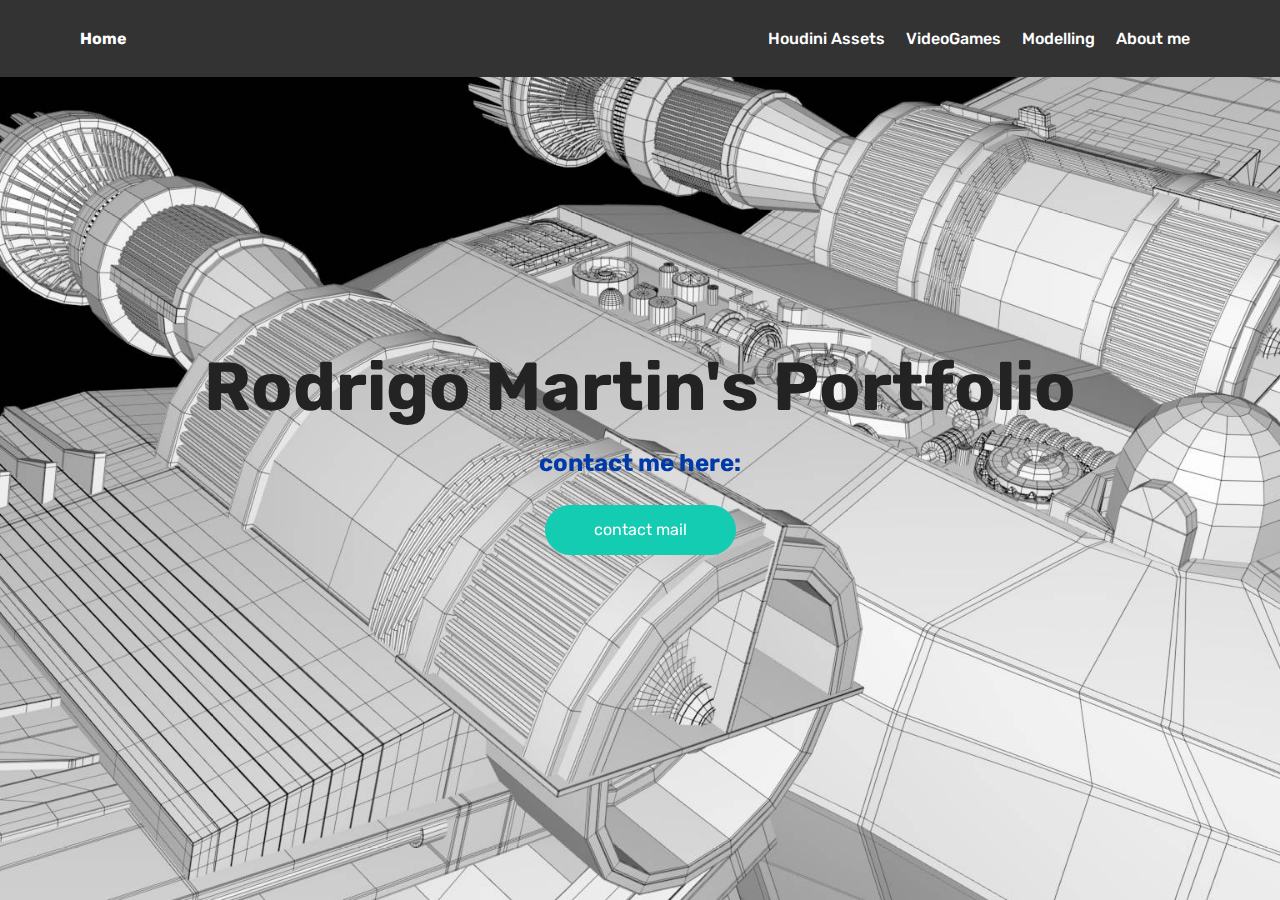
<file: index.html>
<!DOCTYPE html>
<html  >
<head>
  <!-- Site made with Mobirise Website Builder v4.12.4, https://mobirise.com -->
  <meta charset="UTF-8">
  <meta http-equiv="X-UA-Compatible" content="IE=edge">
  <meta name="generator" content="Mobirise v4.12.4, mobirise.com">
  <meta name="viewport" content="width=device-width, initial-scale=1, minimum-scale=1">
  <link rel="shortcut icon" href="assets/images/48090831-128x128.png" type="image/x-icon">
  <meta name="description" content="">
  
  
  <title>Home</title>
  <link rel="stylesheet" href="assets/web/assets/mobirise-icons/mobirise-icons.css">
  <link rel="stylesheet" href="assets/bootstrap/css/bootstrap.min.css">
  <link rel="stylesheet" href="assets/bootstrap/css/bootstrap-grid.min.css">
  <link rel="stylesheet" href="assets/bootstrap/css/bootstrap-reboot.min.css">
  <link rel="stylesheet" href="assets/tether/tether.min.css">
  <link rel="stylesheet" href="assets/dropdown/css/style.css">
  <link rel="stylesheet" href="assets/theme/css/style.css">
  <link rel="preload" as="style" href="assets/mobirise/css/mbr-additional.css"><link rel="stylesheet" href="assets/mobirise/css/mbr-additional.css" type="text/css">
  
  
  
</head>
<body>
  <section class="menu cid-rrvsVDdT51" once="menu" id="menu1-d">

    

    <nav class="navbar navbar-expand beta-menu navbar-dropdown align-items-center navbar-fixed-top navbar-toggleable-sm">
        <button class="navbar-toggler navbar-toggler-right" type="button" data-toggle="collapse" data-target="#navbarSupportedContent" aria-controls="navbarSupportedContent" aria-expanded="false" aria-label="Toggle navigation">
            <div class="hamburger">
                <span></span>
                <span></span>
                <span></span>
                <span></span>
            </div>
        </button>
        <div class="menu-logo">
            <div class="navbar-brand">
                
                <span class="navbar-caption-wrap"><a class="navbar-caption text-white display-4" href="index.html">
                        Home</a></span>
            </div>
        </div>
        <div class="collapse navbar-collapse" id="navbarSupportedContent">
            <ul class="navbar-nav nav-dropdown nav-right" data-app-modern-menu="true"><li class="nav-item"><a class="nav-link link text-white display-4" href="page5.html">Houdini Assets</a></li><li class="nav-item"><a class="nav-link link text-white display-4" href="videogames.html">VideoGames</a></li><li class="nav-item">
                    <a class="nav-link link text-white display-4" href="galeria.html">Modelling</a>
                </li>
                <li class="nav-item">
                    <a class="nav-link link text-white display-4" href="aboutme.html">
                        About me</a>
                </li></ul>
            
        </div>
    </nav>
</section>

<section class="engine"><a href="https://mobirise.info/i">website creation software</a></section><section class="header8 cid-rrv4Y8uq9q mbr-fullscreen mbr-parallax-background" id="header8-0">

    

    

    <div class="container align-center">
        <div class="row justify-content-md-center">
            <div class="mbr-white col-md-10">
                <h1 class="mbr-section-title align-center py-2 mbr-bold mbr-fonts-style display-1">
                        Rodrigo Martin's Portfolio</h1>
                <p class="mbr-text align-center py-2 mbr-fonts-style display-5"><strong>contact me here:</strong></p>
                
                
                <div class="mbr-section-btn text-center"><a class="btn btn-md btn-primary display-4" href="mailto:rodrigomartin3d@gmail.com">contact mail<br></a></div>
            </div>
        </div>
    </div>
    
</section>


  <script src="assets/web/assets/jquery/jquery.min.js"></script>
  <script src="assets/popper/popper.min.js"></script>
  <script src="assets/bootstrap/js/bootstrap.min.js"></script>
  <script src="assets/tether/tether.min.js"></script>
  <script src="assets/playervimeo/vimeo_player.js"></script>
  <script src="assets/parallax/jarallax.min.js"></script>
  <script src="assets/dropdown/js/nav-dropdown.js"></script>
  <script src="assets/dropdown/js/navbar-dropdown.js"></script>
  <script src="assets/touchswipe/jquery.touch-swipe.min.js"></script>
  <script src="assets/smoothscroll/smooth-scroll.js"></script>
  <script src="assets/theme/js/script.js"></script>
  
  
</body>
</html>
</file>
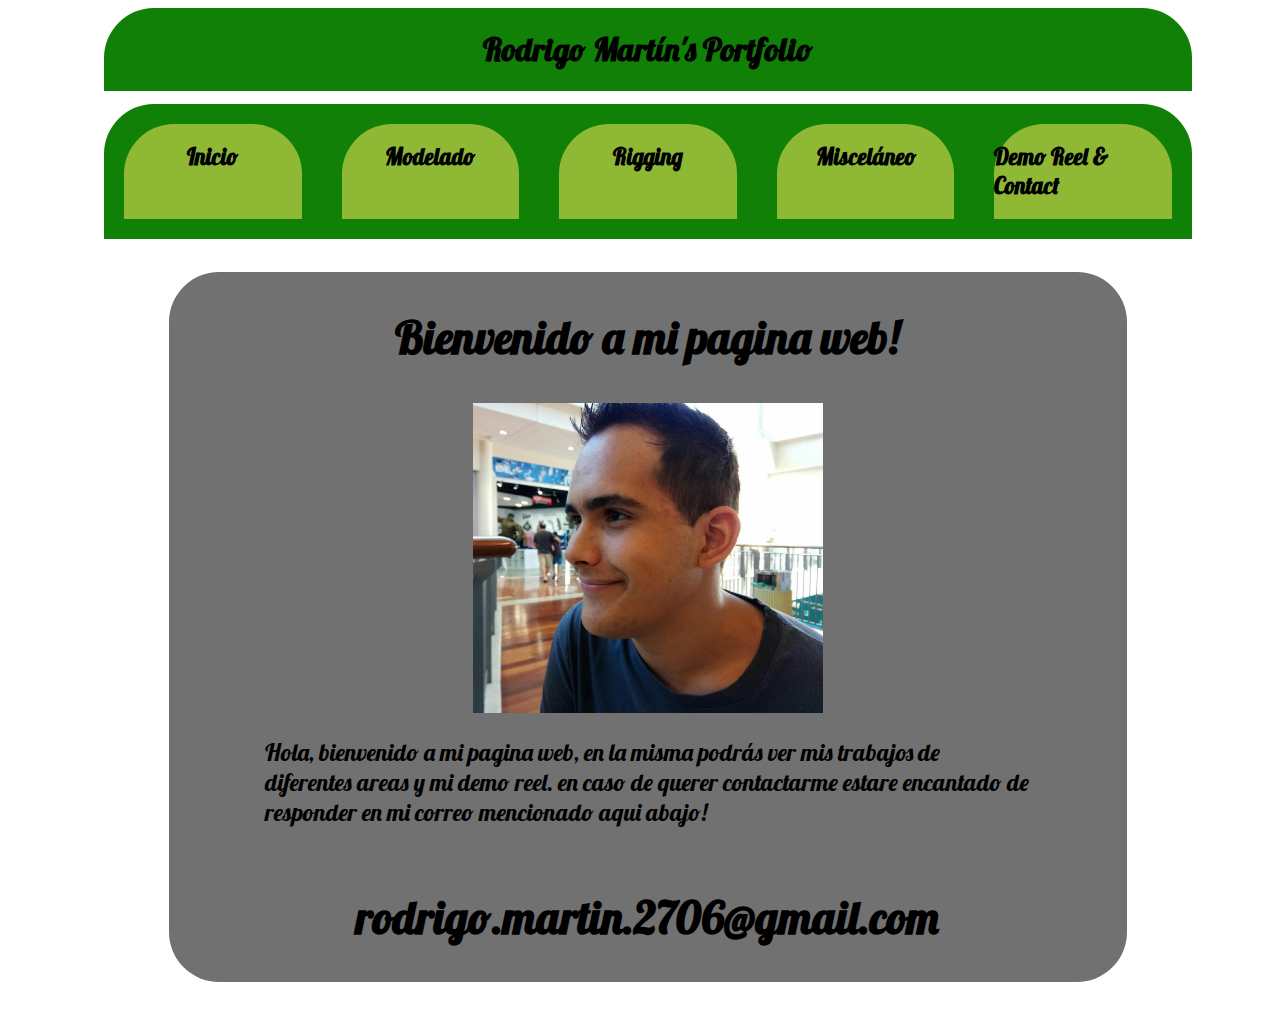
<file: MyPortFolio/index.html>
<!DOCTYPE html>
<html lang="es">
  <head>
    <link href="https://fonts.googleapis.com/css?family=Lobster" rel="stylesheet">
<title>Rodrigo Martín</title>
<meta charset="UTF-8">
<link rel="stylesheet" type="text/css" href="portfolio.css">
  </head>




<body>

  <header>

    <h1>Rodrigo Martín's Portfolio</h1>

  </header>



  <nav>

        <a class="navigator" id="inicio" style="color: black; text-decoration: none;" href="index.html">
          <div  >
            <h2>Inicio</h2>
        </div>
</a>

<a class="navigator" id="modelado" style="color: black; text-decoration: none;" href="modelado.html">
        <div >
            <h2>Modelado</h2>
        </div>
</a>

<a class="navigator" id="rigging" style="color: black; text-decoration: none;" href="rigging.html">
        <div >
            <h2>Rigging</h2>
        </div>
</a>

<a  class="navigator" id="miscelaneo" style="color: black; text-decoration: none;" href="miscelaneo.html">
        <div>
            <h2>Misceláneo</h2>
        </div>
</a>

<a  class="navigator" id="demoreel" style="color: black; text-decoration: none;" href="demoreel.html">
        <div>
            <h2>Demo Reel & Contact</h2>
        </div>
</a>

  </nav>



  <div id="posts">

      <article id="principal">
<section>

          <h2 class="tituloprincipal">Bienvenido a mi pagina web!</h2>

            <img  alt="globos" src="images/myface.jpg" width="350">


<p class="parrafotrabajo">Hola, bienvenido a mi pagina web, en la misma podrás ver mis trabajos de diferentes areas y mi demo reel. en caso de querer contactarme estare encantado de responder en mi correo mencionado aqui abajo!</p>

<h2 class="tituloprincipal">rodrigo.martin.2706@gmail.com</h2>
</section>
      </article>







  </div>

</body>



</html>
</file>
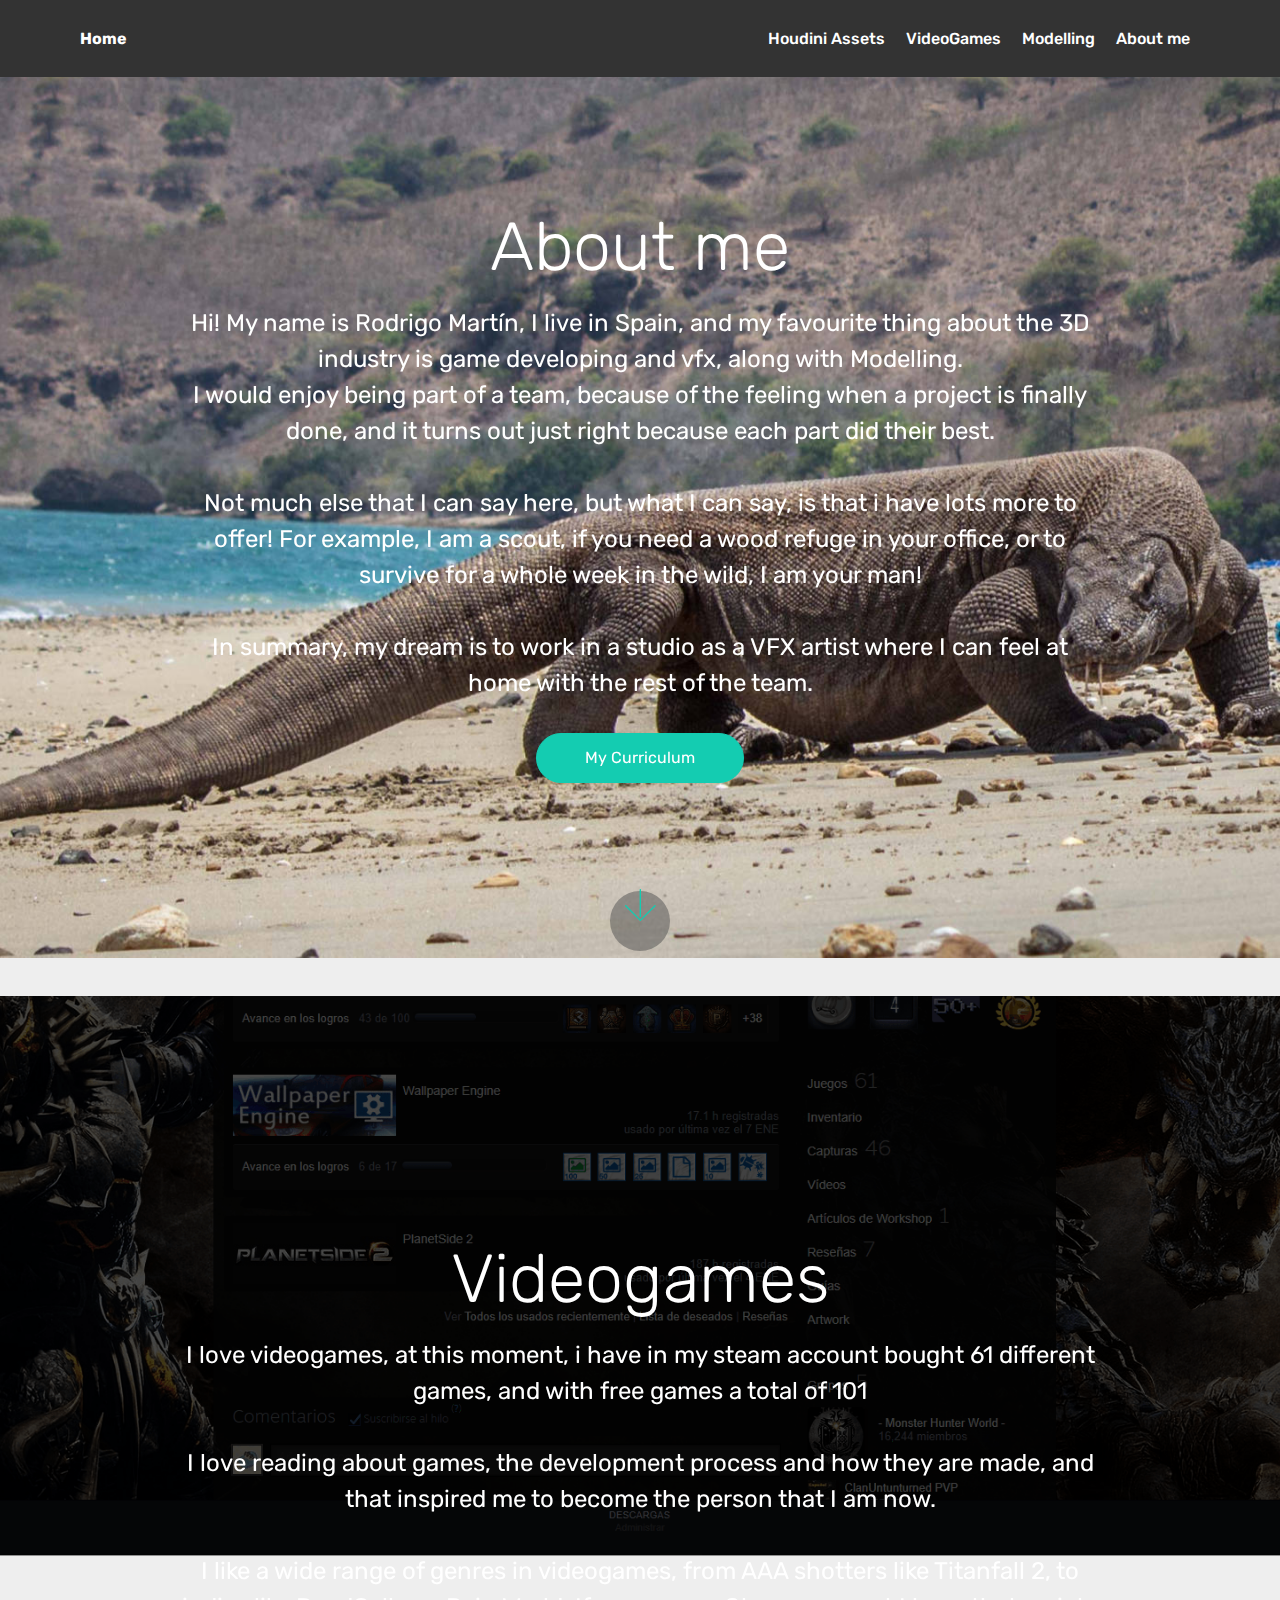
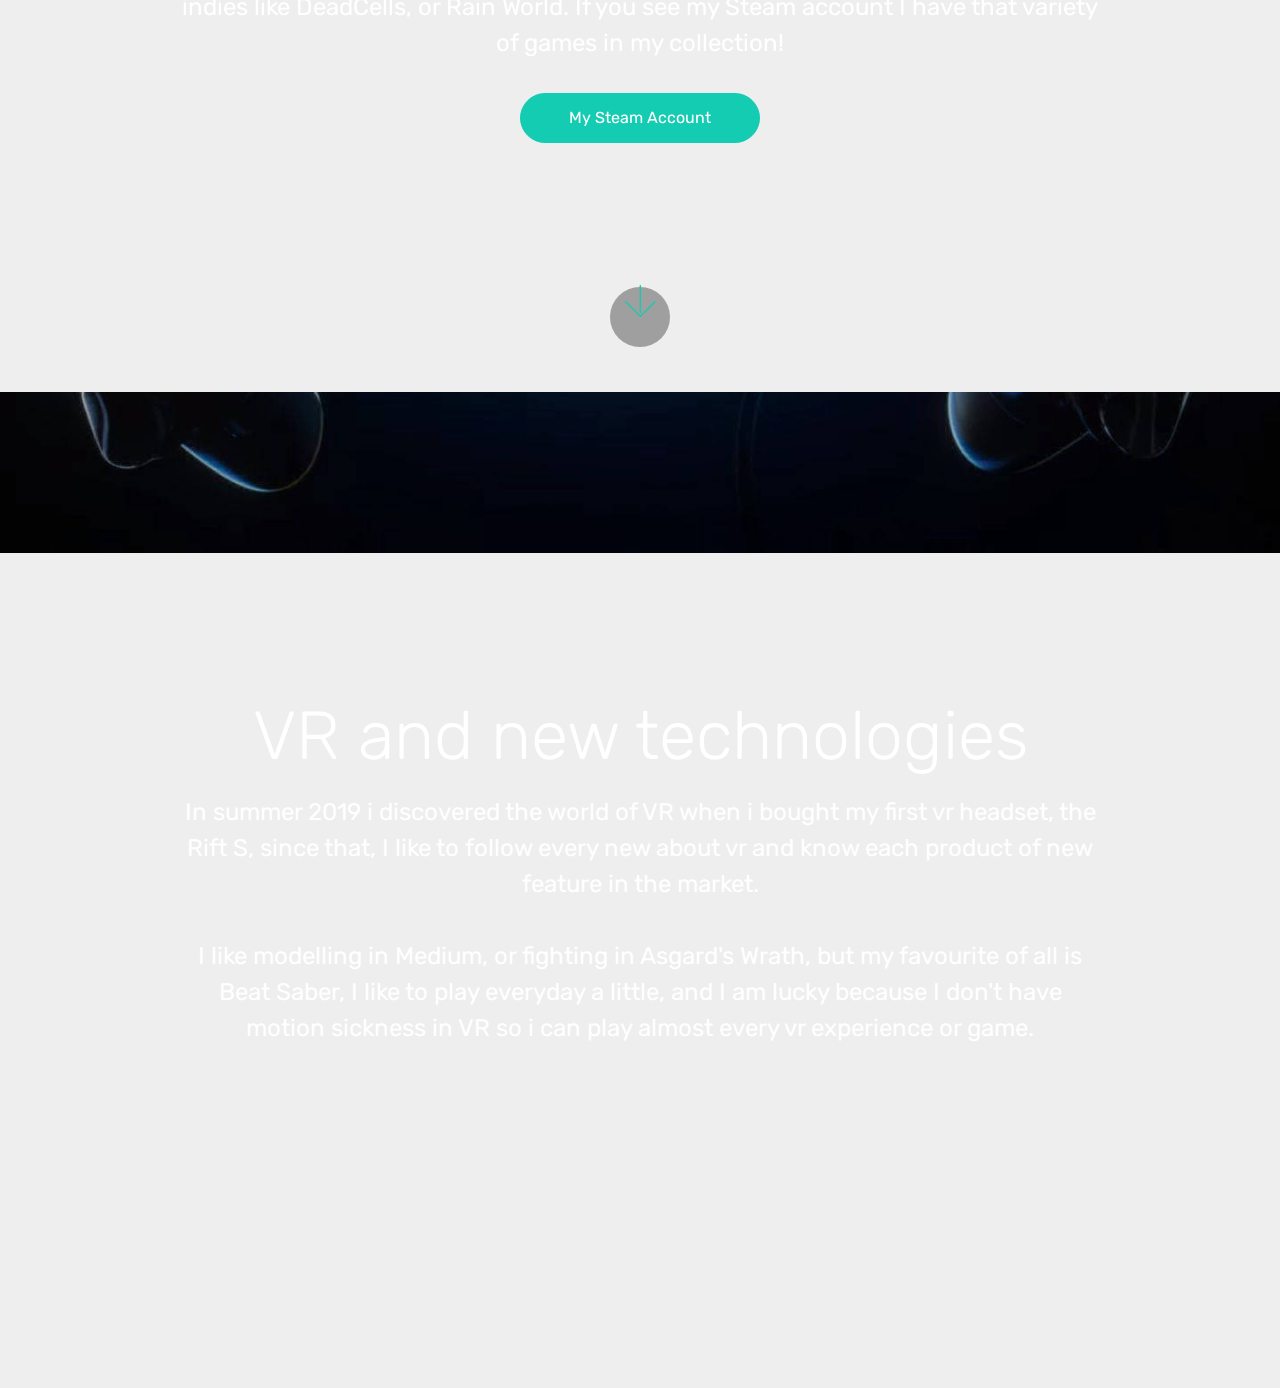
<file: aboutme.html>
<!DOCTYPE html>
<html  >
<head>
  <!-- Site made with Mobirise Website Builder v4.12.4, https://mobirise.com -->
  <meta charset="UTF-8">
  <meta http-equiv="X-UA-Compatible" content="IE=edge">
  <meta name="generator" content="Mobirise v4.12.4, mobirise.com">
  <meta name="viewport" content="width=device-width, initial-scale=1, minimum-scale=1">
  <link rel="shortcut icon" href="assets/images/48090831-128x128.png" type="image/x-icon">
  <meta name="description" content="about me and info">
  
  
  <title>AboutMe</title>
  <link rel="stylesheet" href="assets/web/assets/mobirise-icons/mobirise-icons.css">
  <link rel="stylesheet" href="assets/bootstrap/css/bootstrap.min.css">
  <link rel="stylesheet" href="assets/bootstrap/css/bootstrap-grid.min.css">
  <link rel="stylesheet" href="assets/bootstrap/css/bootstrap-reboot.min.css">
  <link rel="stylesheet" href="assets/tether/tether.min.css">
  <link rel="stylesheet" href="assets/dropdown/css/style.css">
  <link rel="stylesheet" href="assets/theme/css/style.css">
  <link rel="preload" as="style" href="assets/mobirise/css/mbr-additional.css"><link rel="stylesheet" href="assets/mobirise/css/mbr-additional.css" type="text/css">
  
  
  
</head>
<body>
  <section class="menu cid-rrvtF4TC7V" once="menu" id="menu1-f">

    

    <nav class="navbar navbar-expand beta-menu navbar-dropdown align-items-center navbar-fixed-top navbar-toggleable-sm">
        <button class="navbar-toggler navbar-toggler-right" type="button" data-toggle="collapse" data-target="#navbarSupportedContent" aria-controls="navbarSupportedContent" aria-expanded="false" aria-label="Toggle navigation">
            <div class="hamburger">
                <span></span>
                <span></span>
                <span></span>
                <span></span>
            </div>
        </button>
        <div class="menu-logo">
            <div class="navbar-brand">
                
                <span class="navbar-caption-wrap"><a class="navbar-caption text-white display-4" href="index.html">
                        Home</a></span>
            </div>
        </div>
        <div class="collapse navbar-collapse" id="navbarSupportedContent">
            <ul class="navbar-nav nav-dropdown nav-right" data-app-modern-menu="true"><li class="nav-item"><a class="nav-link link text-white display-4" href="page5.html">Houdini Assets</a></li><li class="nav-item"><a class="nav-link link text-white display-4" href="videogames.html">VideoGames</a></li><li class="nav-item">
                    <a class="nav-link link text-white display-4" href="galeria.html">Modelling</a>
                </li>
                <li class="nav-item">
                    <a class="nav-link link text-white display-4" href="aboutme.html">
                        About me</a>
                </li></ul>
            
        </div>
    </nav>
</section>

<section class="engine"><a href="https://mobirise.info/x">css templates</a></section><section class="header5 cid-rrvtOjL1b0 mbr-fullscreen mbr-parallax-background" id="header5-h">

    

    <div class="mbr-overlay" style="opacity: 0.7; background-color: rgb(35, 35, 35);">
    </div>
    <div class="container">
        <div class="row justify-content-center">
            <div class="mbr-white col-md-10">
                <h1 class="mbr-section-title align-center pb-3 mbr-fonts-style display-1">
                    About me</h1>
                <p class="mbr-text align-center display-5 pb-3 mbr-fonts-style">Hi! My name is Rodrigo Martín, I live in Spain, and my favourite thing about the 3D industry is game developing and vfx, along with Modelling.<br>I would enjoy  being part of a team, because of  the feeling when a project is finally done, and it turns out just right because each part did their best.
<br>
<br>Not much else that I can say here, but what I can say, is  that i have lots more to offer! For example, I am a scout, if you need a wood refuge in your office, or to survive for a whole week in the wild, I am your man!
<br>
<br>In summary, my dream is to work in a studio as a VFX artist where I can feel at home with the rest of the team.<br></p>
                <div class="mbr-section-btn align-center"><a class="btn btn-md btn-primary display-4" href="assets/files/CV-Europass-20191208-MartínMarín-ES.pdf" target="_blank">My Curriculum</a></div>
            </div>
        </div>
    </div>

    <div class="mbr-arrow hidden-sm-down" aria-hidden="true">
        <a href="#next">
            <i class="mbri-down mbr-iconfont"></i>
        </a>
    </div>
</section>

<section class="header5 cid-rOSl9Ic9lL mbr-fullscreen mbr-parallax-background" id="header5-1p">

    

    <div class="mbr-overlay" style="opacity: 0.7; background-color: rgb(35, 35, 35);">
    </div>
    <div class="container">
        <div class="row justify-content-center">
            <div class="mbr-white col-md-10">
                <h1 class="mbr-section-title align-center pb-3 mbr-fonts-style display-1">Videogames</h1>
                <p class="mbr-text align-center display-5 pb-3 mbr-fonts-style">I love videogames, at this moment, i have in my steam account bought 61 different games, and with free games a total of 101<br><br>I love reading about games, the development process and how they are made, and that inspired me to become the person that I am now.<br><br>I like a wide range of genres in videogames, from AAA shotters like Titanfall 2, to indies like DeadCells, or Rain World. If you see my Steam account&nbsp;I have that variety of games in my collection!<br></p>
                <div class="mbr-section-btn align-center"><a class="btn btn-md btn-primary display-4" href="https://steamcommunity.com/id/rodroelmelon" target="_blank">My Steam Account</a></div>
            </div>
        </div>
    </div>

    <div class="mbr-arrow hidden-sm-down" aria-hidden="true">
        <a href="#next">
            <i class="mbri-down mbr-iconfont"></i>
        </a>
    </div>
</section>

<section class="header5 cid-rOSsVD2cKk mbr-fullscreen mbr-parallax-background" id="header5-1q">

    

    <div class="mbr-overlay" style="opacity: 0.7; background-color: rgb(35, 35, 35);">
    </div>
    <div class="container">
        <div class="row justify-content-center">
            <div class="mbr-white col-md-10">
                <h1 class="mbr-section-title align-center pb-3 mbr-fonts-style display-1">
                    VR and new technologies</h1>
                <p class="mbr-text align-center display-5 pb-3 mbr-fonts-style">In summer 2019 i discovered the world of VR when i bought my first vr headset, the Rift S, since that, I like to follow every new about vr and know each product of new feature in the market.<br><br>I like modelling in Medium, or fighting in Asgard's Wrath, but my favourite of all is Beat Saber, I like to play everyday a little, and I am lucky because I don't have motion sickness in VR so i can play almost every vr experience or game.<br></p>
                
            </div>
        </div>
    </div>

    
</section>


  <script src="assets/web/assets/jquery/jquery.min.js"></script>
  <script src="assets/popper/popper.min.js"></script>
  <script src="assets/bootstrap/js/bootstrap.min.js"></script>
  <script src="assets/tether/tether.min.js"></script>
  <script src="assets/smoothscroll/smooth-scroll.js"></script>
  <script src="assets/dropdown/js/nav-dropdown.js"></script>
  <script src="assets/dropdown/js/navbar-dropdown.js"></script>
  <script src="assets/touchswipe/jquery.touch-swipe.min.js"></script>
  <script src="assets/parallax/jarallax.min.js"></script>
  <script src="assets/theme/js/script.js"></script>
  
  
</body>
</html>
</file>
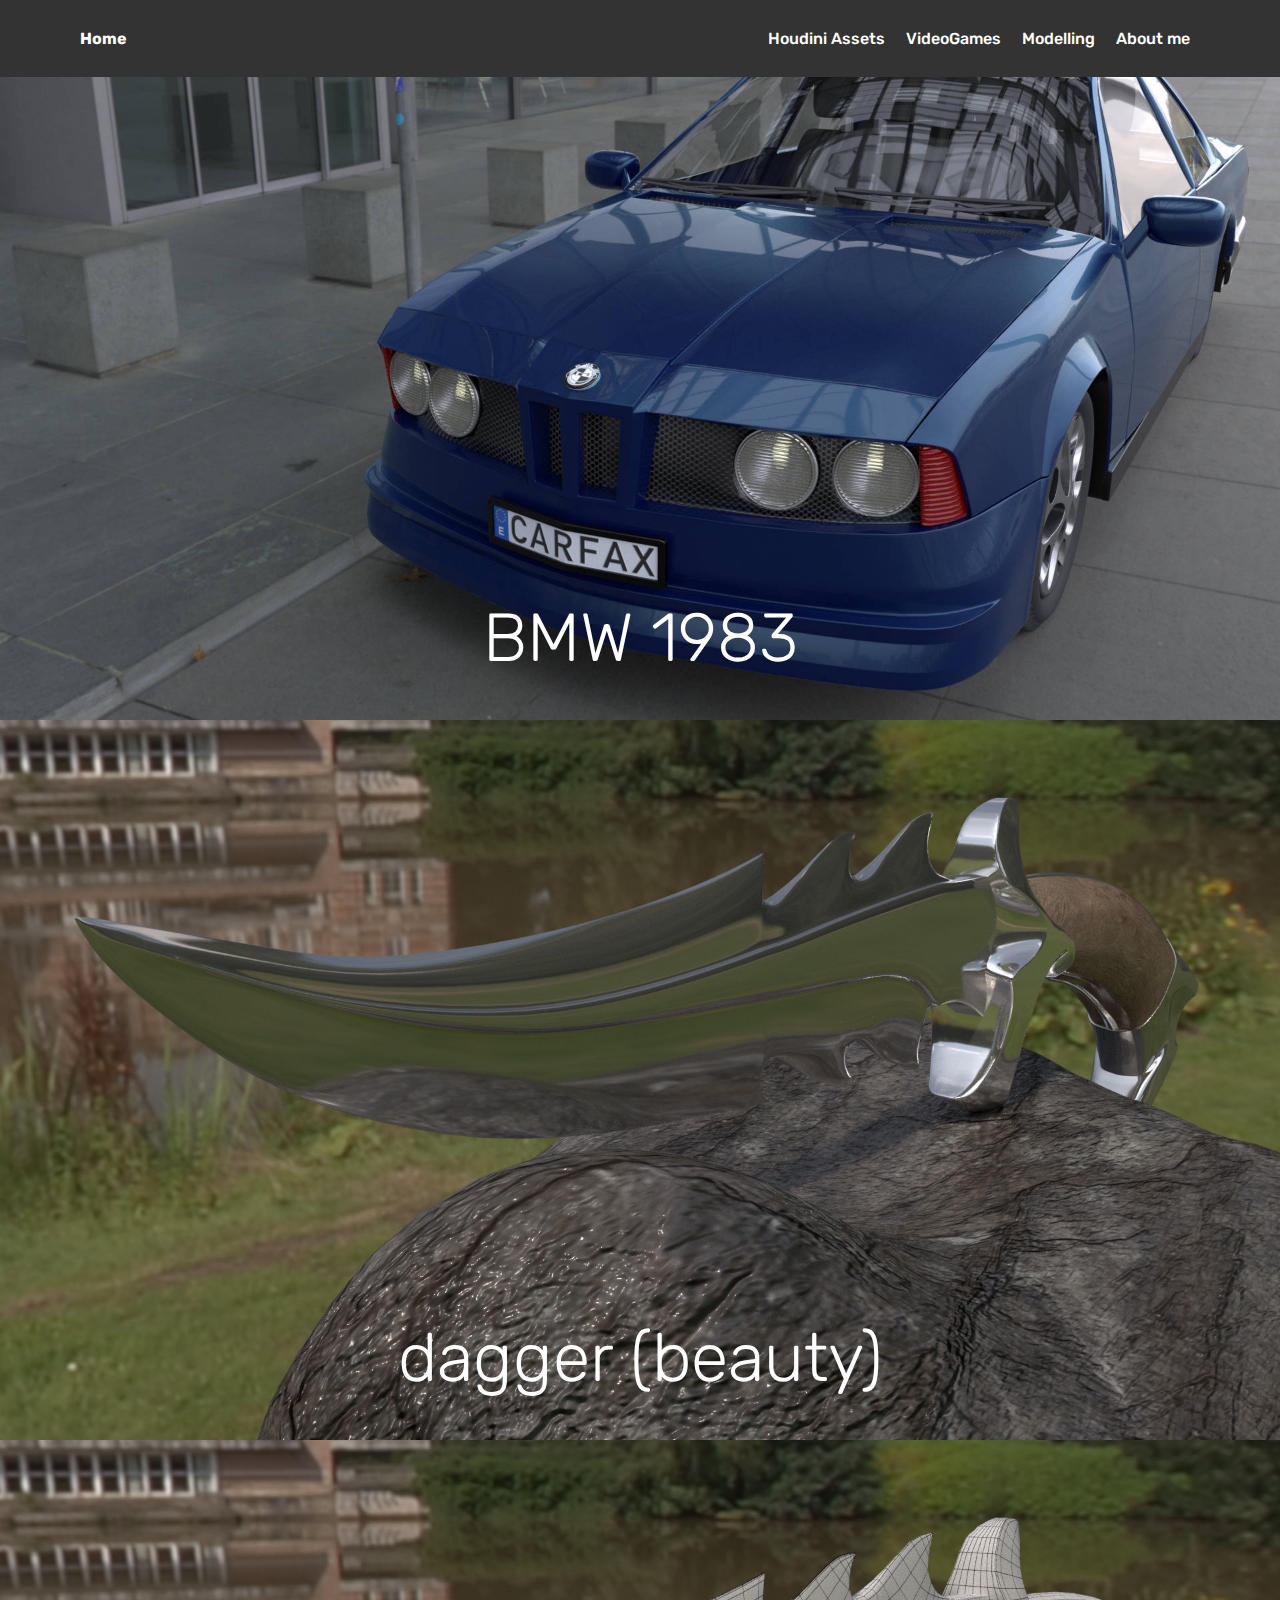
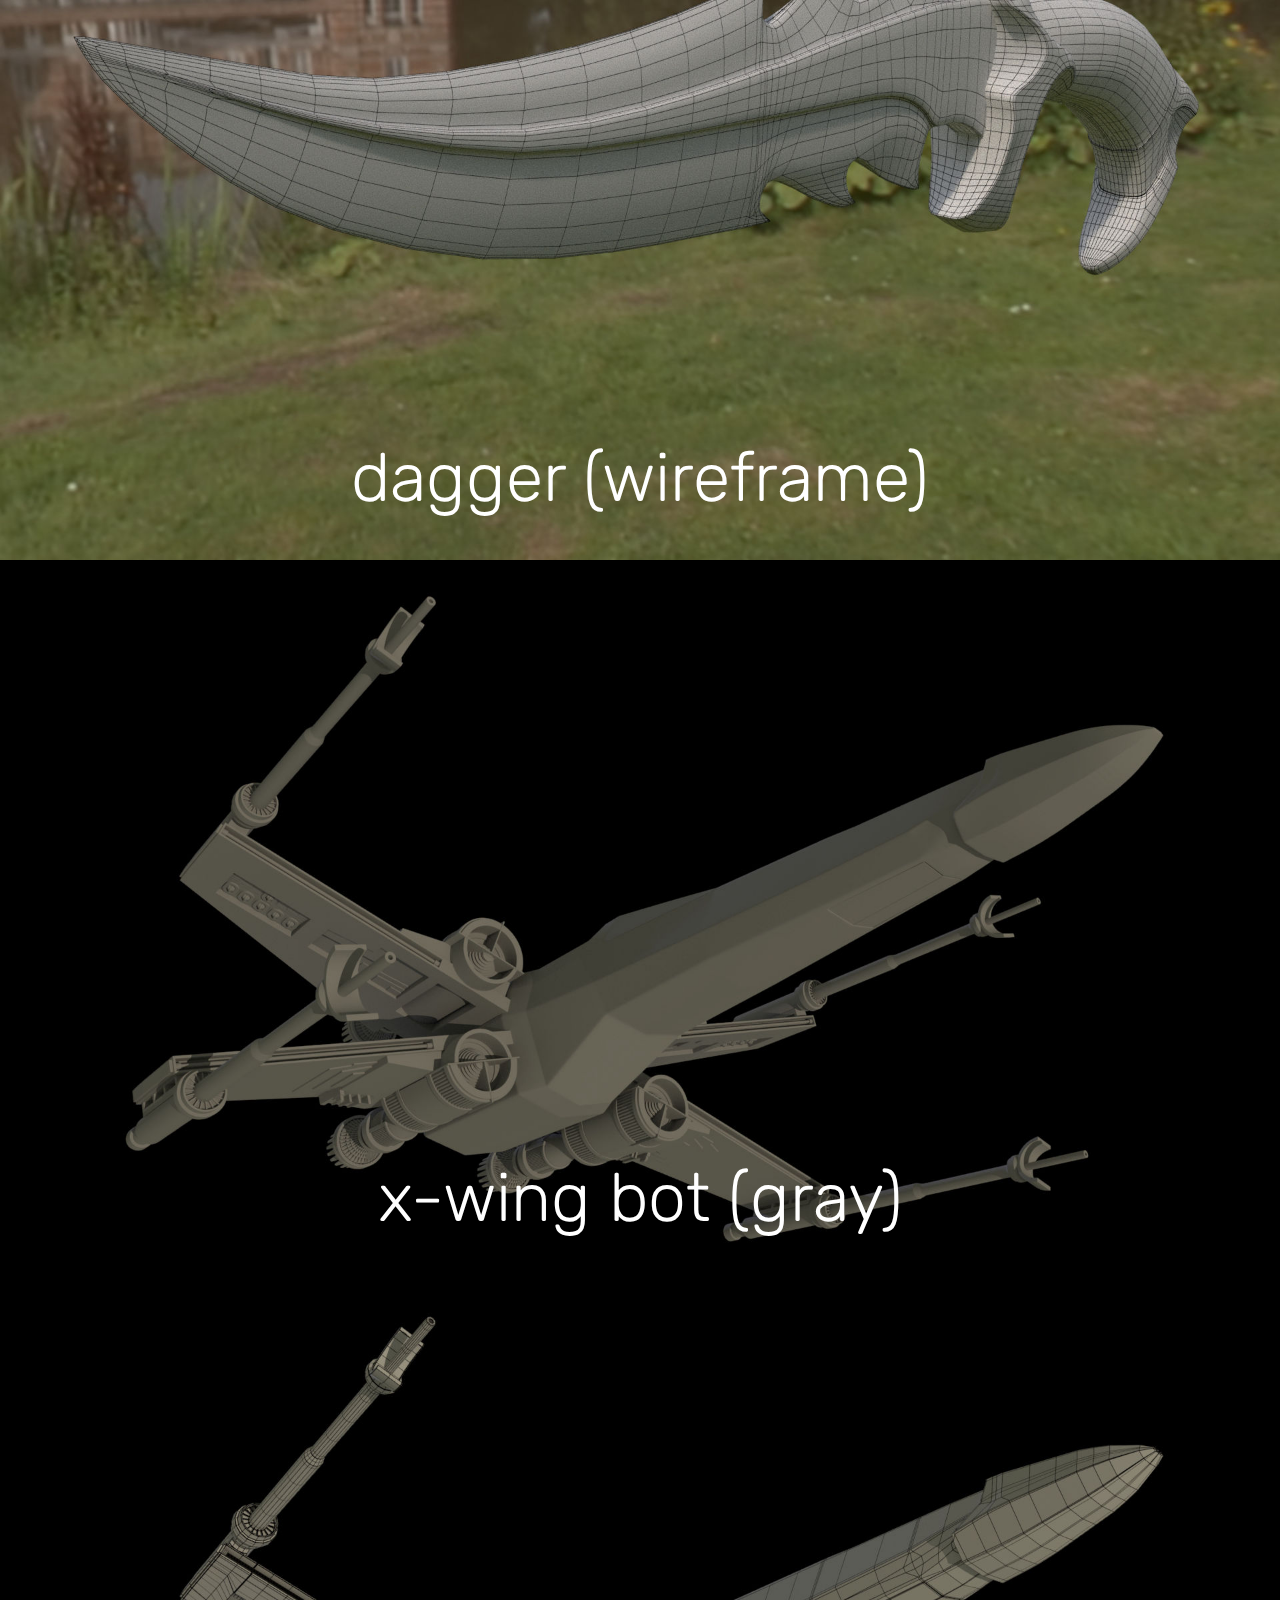
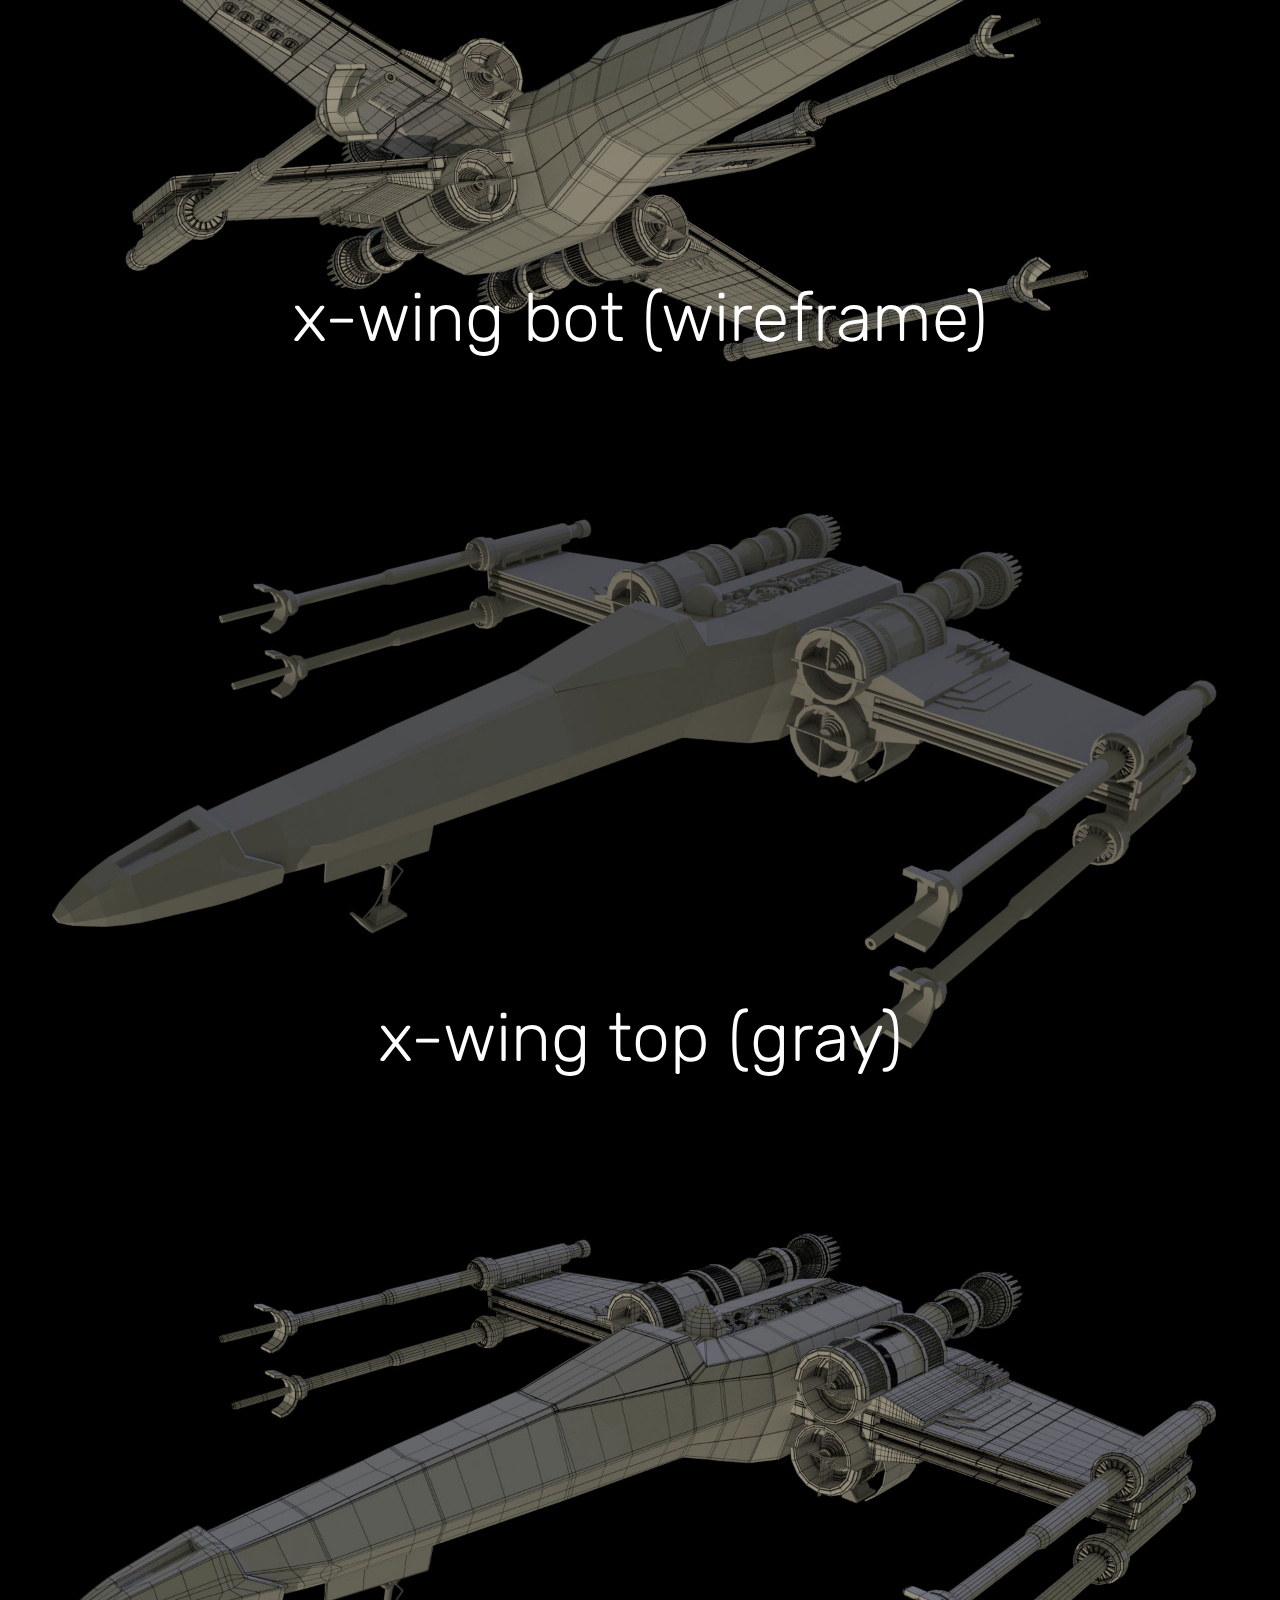
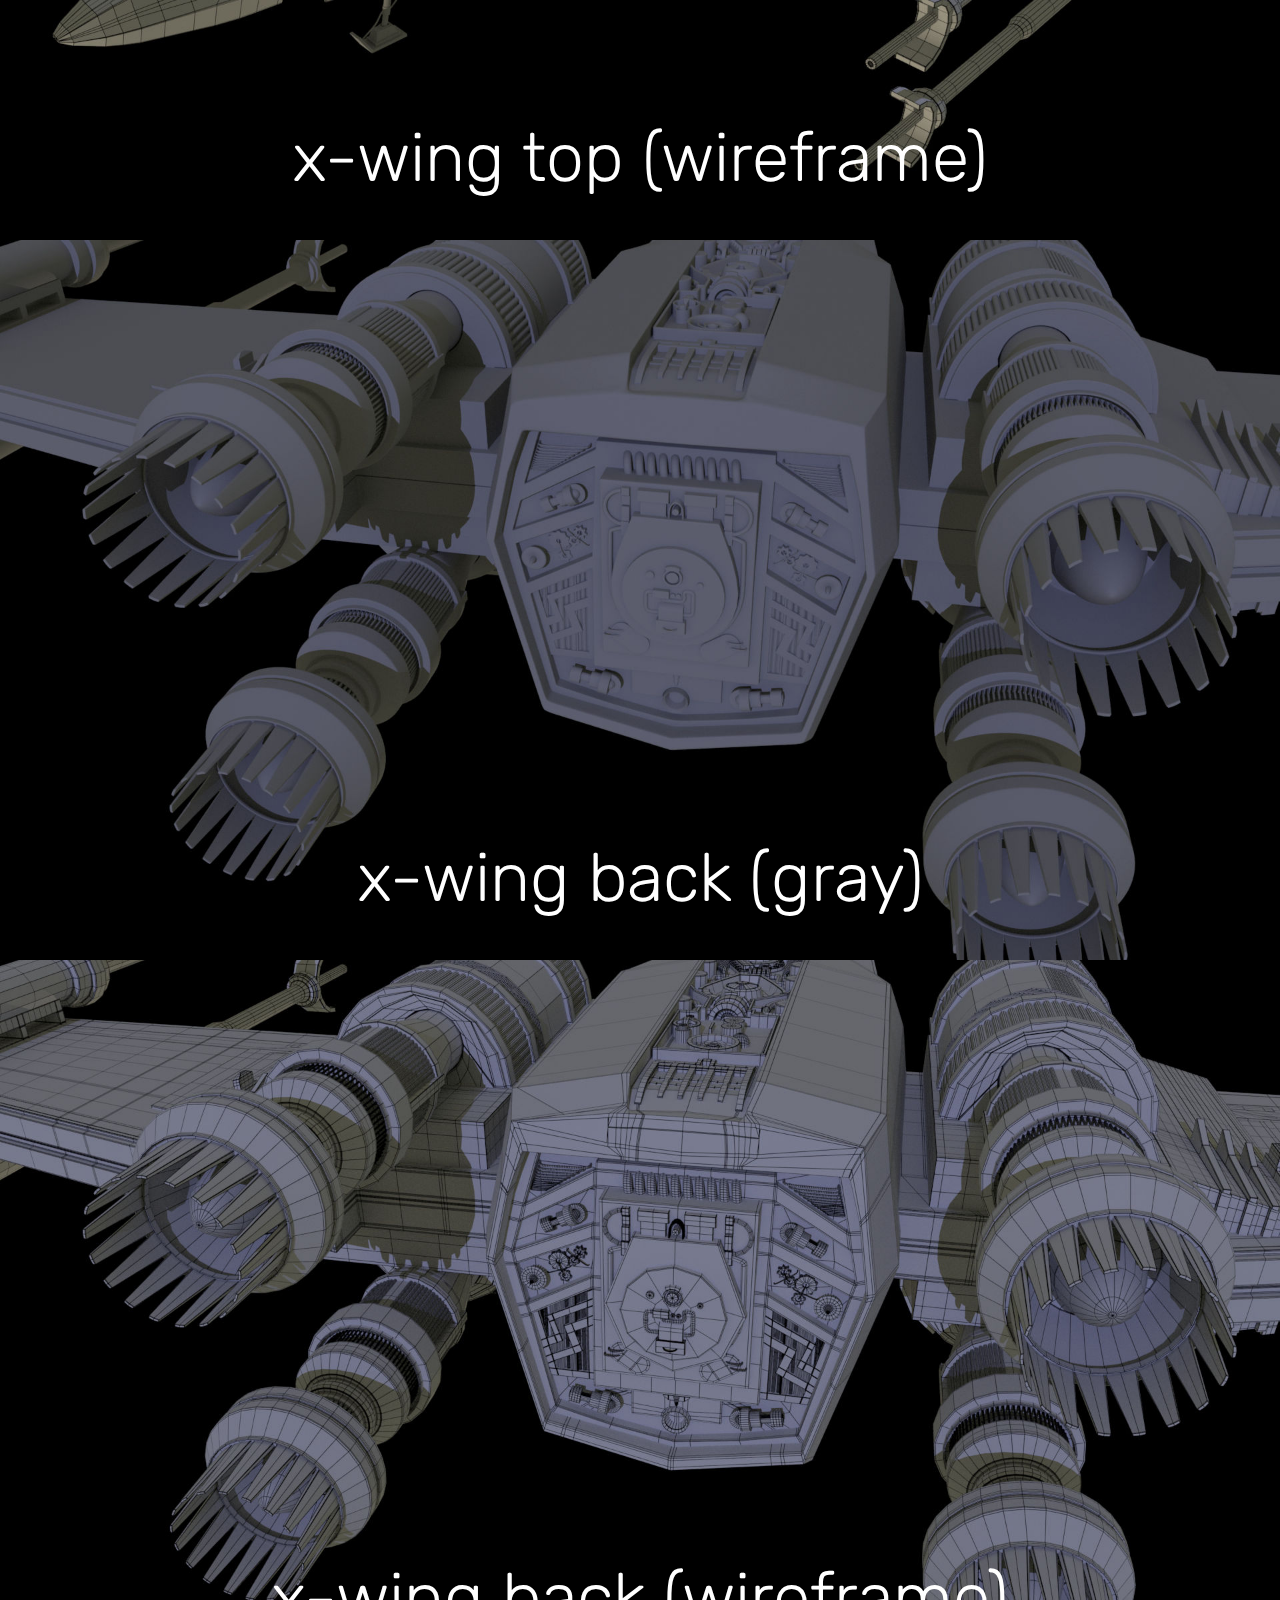
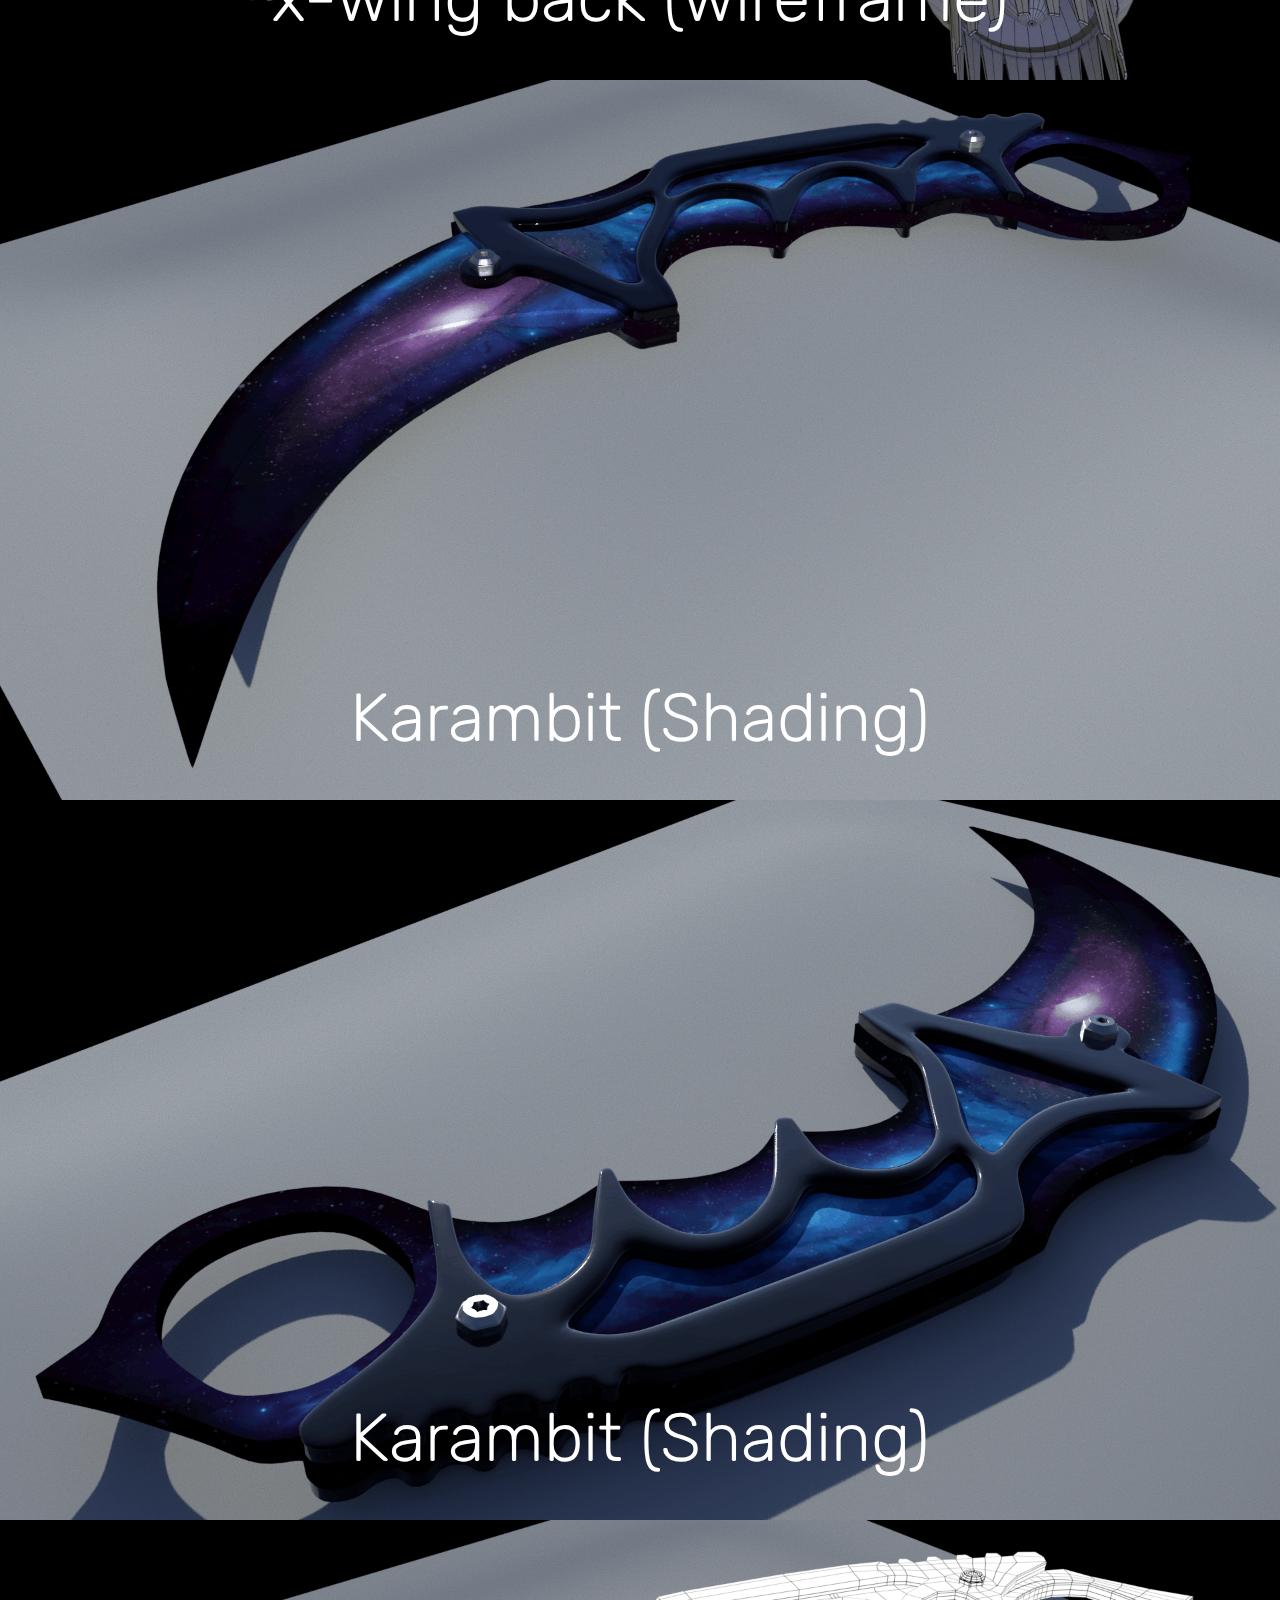
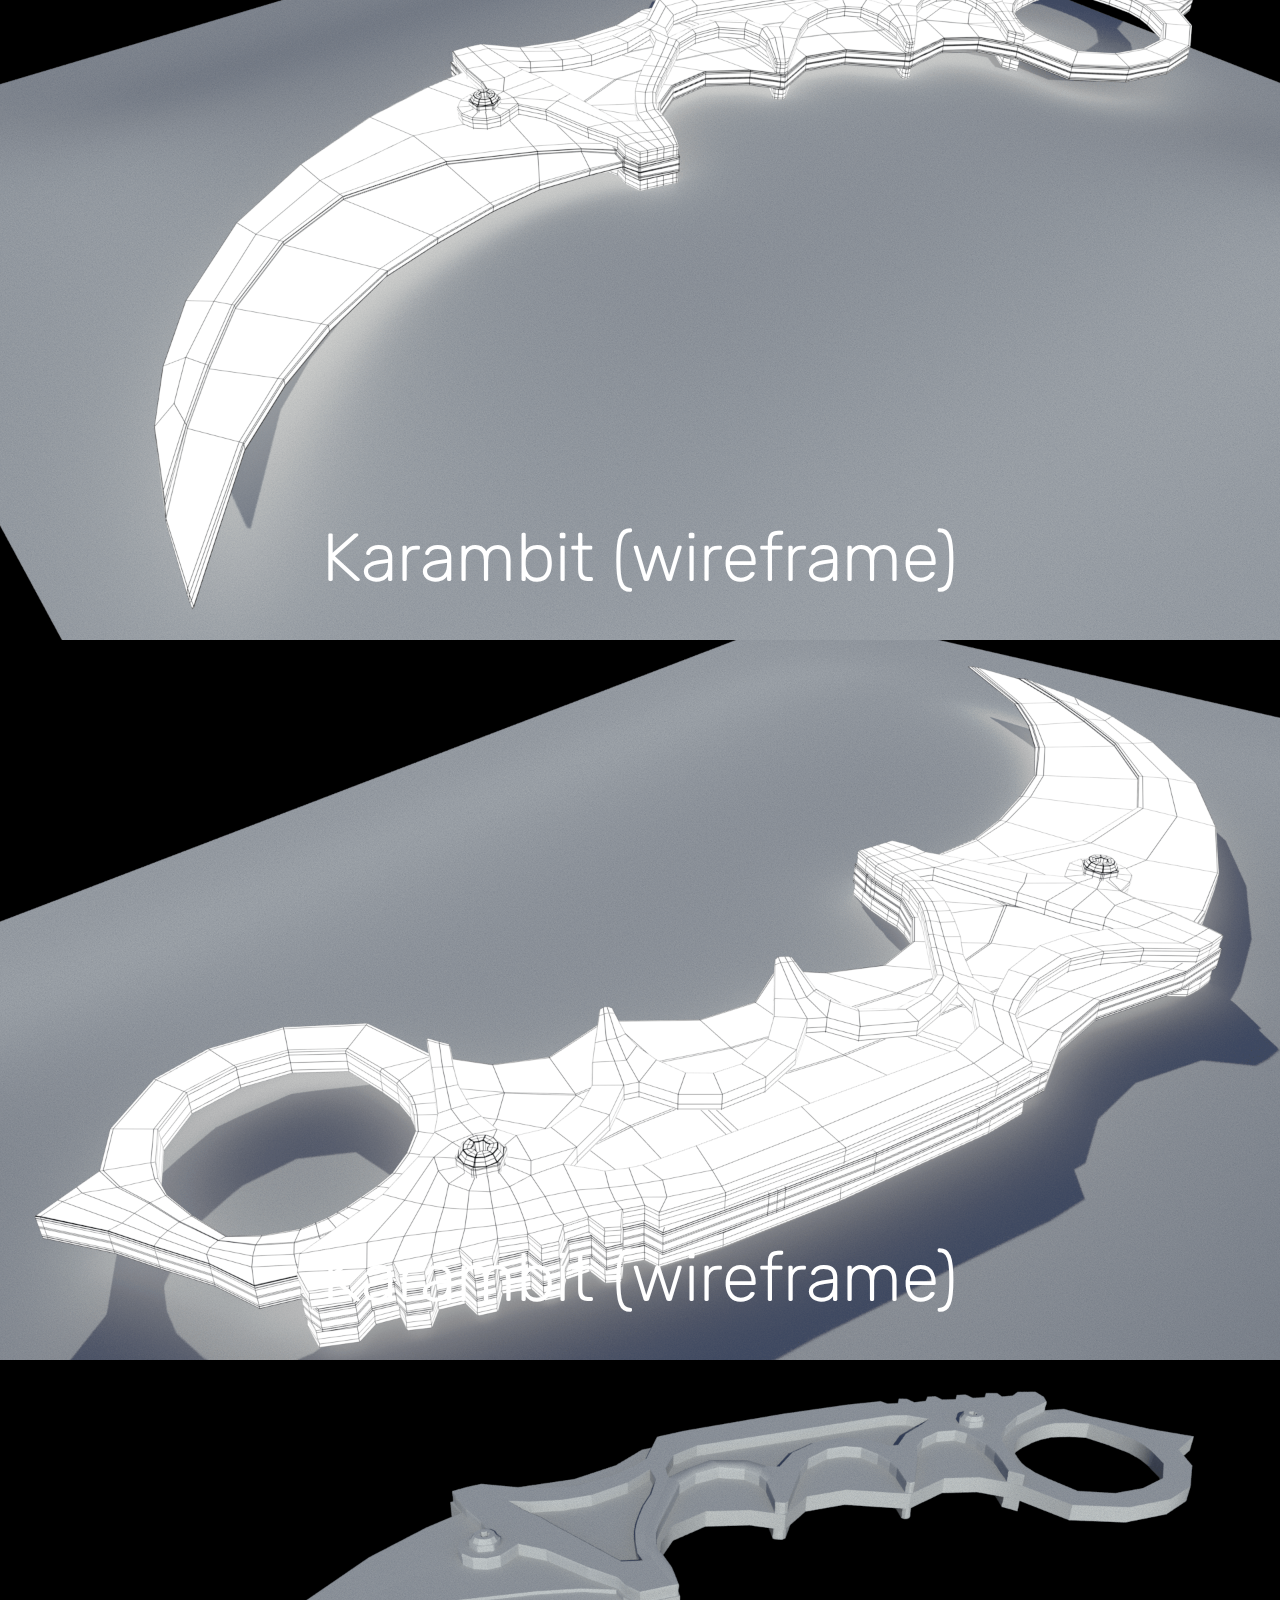
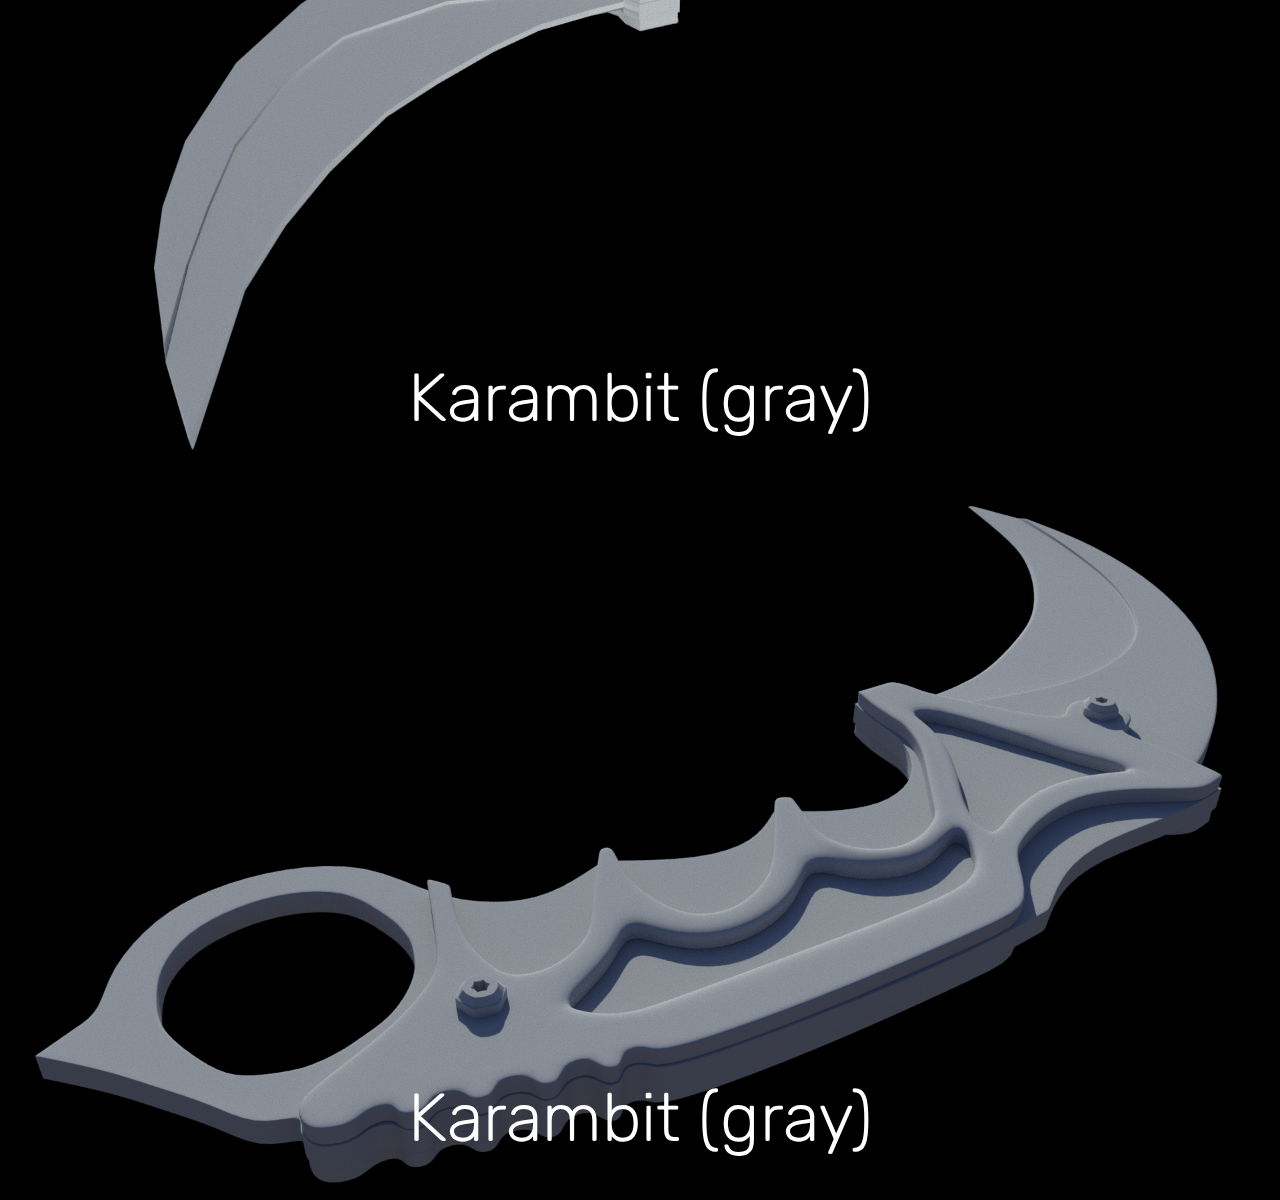
<file: galeria.html>
<!DOCTYPE html>
<html  >
<head>
  <!-- Site made with Mobirise Website Builder v4.12.4, https://mobirise.com -->
  <meta charset="UTF-8">
  <meta http-equiv="X-UA-Compatible" content="IE=edge">
  <meta name="generator" content="Mobirise v4.12.4, mobirise.com">
  <meta name="viewport" content="width=device-width, initial-scale=1, minimum-scale=1">
  <link rel="shortcut icon" href="assets/images/48090831-128x128.png" type="image/x-icon">
  <meta name="description" content="modelling page">
  
  
  <title>galeria modelado</title>
  <link rel="stylesheet" href="assets/web/assets/mobirise-icons/mobirise-icons.css">
  <link rel="stylesheet" href="assets/bootstrap/css/bootstrap.min.css">
  <link rel="stylesheet" href="assets/bootstrap/css/bootstrap-grid.min.css">
  <link rel="stylesheet" href="assets/bootstrap/css/bootstrap-reboot.min.css">
  <link rel="stylesheet" href="assets/tether/tether.min.css">
  <link rel="stylesheet" href="assets/dropdown/css/style.css">
  <link rel="stylesheet" href="assets/theme/css/style.css">
  <link rel="preload" as="style" href="assets/mobirise/css/mbr-additional.css"><link rel="stylesheet" href="assets/mobirise/css/mbr-additional.css" type="text/css">
  
  
  
</head>
<body>
  <section class="menu cid-rrMNewpgy2" once="menu" id="menu1-i">

    

    <nav class="navbar navbar-expand beta-menu navbar-dropdown align-items-center navbar-fixed-top navbar-toggleable-sm">
        <button class="navbar-toggler navbar-toggler-right" type="button" data-toggle="collapse" data-target="#navbarSupportedContent" aria-controls="navbarSupportedContent" aria-expanded="false" aria-label="Toggle navigation">
            <div class="hamburger">
                <span></span>
                <span></span>
                <span></span>
                <span></span>
            </div>
        </button>
        <div class="menu-logo">
            <div class="navbar-brand">
                
                <span class="navbar-caption-wrap"><a class="navbar-caption text-white display-4" href="index.html">
                        Home</a></span>
            </div>
        </div>
        <div class="collapse navbar-collapse" id="navbarSupportedContent">
            <ul class="navbar-nav nav-dropdown nav-right" data-app-modern-menu="true"><li class="nav-item"><a class="nav-link link text-white display-4" href="page5.html">Houdini Assets</a></li><li class="nav-item"><a class="nav-link link text-white display-4" href="videogames.html">VideoGames</a></li><li class="nav-item">
                    <a class="nav-link link text-white display-4" href="galeria.html">Modelling</a>
                </li>
                <li class="nav-item">
                    <a class="nav-link link text-white display-4" href="aboutme.html">
                        About me</a>
                </li></ul>
            
        </div>
    </nav>
</section>

<section class="engine"><a href="https://mobirise.info">Mobirise</a></section><section class="cid-rrvgKe3yzm" id="image2-2">

    

    <figure class="mbr-figure">
        <div class="image-block" style="width: 100%;">
            <img src="assets/images/model-2t-coche-rodrigomartin.0007-1920x1080.jpg" alt="Mobirise" title="">
            <figcaption class="mbr-figure-caption mbr-figure-caption-over">
                <div class="pb-5 px-3 mbr-white align-center mbr-fonts-style display-1">BMW 1983</div>
            </figcaption>
        </div>
    </figure>
</section>

<section class="cid-rrvgSMI86p" id="image2-3">

    

    <figure class="mbr-figure">
        <div class="image-block" style="width: 100%;">
            <img src="assets/images/dagger-1920x1080.jpg" alt="Mobirise" title="">
            <figcaption class="mbr-figure-caption mbr-figure-caption-over">
                <div class="pb-5 px-3 mbr-white align-center mbr-fonts-style display-1">
                    dagger (beauty)</div>
            </figcaption>
        </div>
    </figure>
</section>

<section class="cid-rrvinSmArP" id="image2-4">

    

    <figure class="mbr-figure">
        <div class="image-block" style="width: 100%;">
            <img src="assets/images/dagger-wire-1920x1080.jpg" alt="Mobirise" title="">
            <figcaption class="mbr-figure-caption mbr-figure-caption-over">
                <div class="pb-5 px-3 mbr-white align-center mbr-fonts-style display-1">
                    dagger (wireframe)</div>
            </figcaption>
        </div>
    </figure>
</section>

<section class="cid-rrvjrbkUrW" id="image2-5">

    

    <figure class="mbr-figure">
        <div class="image-block" style="width: 100%;">
            <img src="assets/images/x-wing-lambert-1920x1080.jpg" alt="Mobirise" title="">
            <figcaption class="mbr-figure-caption mbr-figure-caption-over">
                <div class="pb-5 px-3 mbr-white align-center mbr-fonts-style display-1">
                    x-wing bot (gray)</div>
            </figcaption>
        </div>
    </figure>
</section>

<section class="cid-rrvkLlnfNI" id="image2-6">

    

    <figure class="mbr-figure">
        <div class="image-block" style="width: 100%;">
            <img src="assets/images/x-wing-wireframe-1920x1080.jpg" alt="Mobirise" title="">
            <figcaption class="mbr-figure-caption mbr-figure-caption-over">
                <div class="pb-5 px-3 mbr-white align-center mbr-fonts-style display-1">
                    x-wing bot (wireframe)</div>
            </figcaption>
        </div>
    </figure>
</section>

<section class="cid-rrvmwhnQCr" id="image2-7">

    

    <figure class="mbr-figure">
        <div class="image-block" style="width: 100%;">
            <img src="assets/images/x-wing-top-lambert-1920x1080.jpg" alt="Mobirise" title="">
            <figcaption class="mbr-figure-caption mbr-figure-caption-over">
                <div class="pb-5 px-3 mbr-white align-center mbr-fonts-style display-1">
                    x-wing top (gray)</div>
            </figcaption>
        </div>
    </figure>
</section>

<section class="cid-rrvmEi1cLr" id="image2-8">

    

    <figure class="mbr-figure">
        <div class="image-block" style="width: 100%;">
            <img src="assets/images/x-wing-top-wireframe-1920x1080.jpg" alt="Mobirise" title="">
            <figcaption class="mbr-figure-caption mbr-figure-caption-over">
                <div class="pb-5 px-3 mbr-white align-center mbr-fonts-style display-1">
                    x-wing top (wireframe)</div>
            </figcaption>
        </div>
    </figure>
</section>

<section class="cid-rrvmIzABuG" id="image2-9">

    

    <figure class="mbr-figure">
        <div class="image-block" style="width: 100%;">
            <img src="assets/images/x-wing-back-lambert-1920x1080.jpg" alt="Mobirise" title="">
            <figcaption class="mbr-figure-caption mbr-figure-caption-over">
                <div class="pb-5 px-3 mbr-white align-center mbr-fonts-style display-1">
                    x-wing back (gray)</div>
            </figcaption>
        </div>
    </figure>
</section>

<section class="cid-rrvmPr1ZMv" id="image2-a">

    

    <figure class="mbr-figure">
        <div class="image-block" style="width: 100%;">
            <img src="assets/images/x-wing-back-wireframe-1920x1080.jpg" alt="Mobirise" title="">
            <figcaption class="mbr-figure-caption mbr-figure-caption-over">
                <div class="pb-5 px-3 mbr-white align-center mbr-fonts-style display-1">
                    x-wing back (wireframe)</div>
            </figcaption>
        </div>
    </figure>
</section>

<section class="cid-rFZRbqMjFX" id="image2-j">

    

    <figure class="mbr-figure">
        <div class="image-block" style="width: 100%;">
            <img src="assets/images/larambit.0010-1-1920x1080.png" alt="Mobirise" title="">
            <figcaption class="mbr-figure-caption mbr-figure-caption-over">
                <div class="pb-5 px-3 mbr-white align-center mbr-fonts-style display-1">
                    Karambit (Shading)</div>
            </figcaption>
        </div>
    </figure>
</section>

<section class="cid-rG08kFykM3" id="image2-m">

    

    <figure class="mbr-figure">
        <div class="image-block" style="width: 100%;">
            <img src="assets/images/shaded-1920x1080.png" alt="Mobirise" title="">
            <figcaption class="mbr-figure-caption mbr-figure-caption-over">
                <div class="pb-5 px-3 mbr-white align-center mbr-fonts-style display-1">Karambit (Shading)</div>
            </figcaption>
        </div>
    </figure>
</section>

<section class="cid-rFZZFTrV00" id="image2-k">

    

    <figure class="mbr-figure">
        <div class="image-block" style="width: 100%;">
            <img src="assets/images/larambit.0010-2-1920x1080.png" alt="Mobirise" title="">
            <figcaption class="mbr-figure-caption mbr-figure-caption-over">
                <div class="pb-5 px-3 mbr-white align-center mbr-fonts-style display-1">Karambit (wireframe)</div>
            </figcaption>
        </div>
    </figure>
</section>

<section class="cid-rG08QA2s0G" id="image2-n">

    

    <figure class="mbr-figure">
        <div class="image-block" style="width: 100%;">
            <img src="assets/images/wireframe2-1920x1080.png" alt="Mobirise" title="">
            <figcaption class="mbr-figure-caption mbr-figure-caption-over">
                <div class="pb-5 px-3 mbr-white align-center mbr-fonts-style display-1">Karambit (wireframe)</div>
            </figcaption>
        </div>
    </figure>
</section>

<section class="cid-rG06I7u5ax" id="image2-l">

    

    <figure class="mbr-figure">
        <div class="image-block" style="width: 100%;">
            <img src="assets/images/gray-1920x1080.png" alt="Mobirise" title="">
            <figcaption class="mbr-figure-caption mbr-figure-caption-over">
                <div class="pb-5 px-3 mbr-white align-center mbr-fonts-style display-1">Karambit (gray)</div>
            </figcaption>
        </div>
    </figure>
</section>

<section class="cid-rG08VQ3XyX" id="image2-o">

    

    <figure class="mbr-figure">
        <div class="image-block" style="width: 100%;">
            <img src="assets/images/gray2-1920x1080.png" alt="Mobirise" title="">
            <figcaption class="mbr-figure-caption mbr-figure-caption-over">
                <div class="pb-5 px-3 mbr-white align-center mbr-fonts-style display-1">Karambit (gray)</div>
            </figcaption>
        </div>
    </figure>
</section>


  <script src="assets/web/assets/jquery/jquery.min.js"></script>
  <script src="assets/popper/popper.min.js"></script>
  <script src="assets/bootstrap/js/bootstrap.min.js"></script>
  <script src="assets/tether/tether.min.js"></script>
  <script src="assets/smoothscroll/smooth-scroll.js"></script>
  <script src="assets/dropdown/js/nav-dropdown.js"></script>
  <script src="assets/dropdown/js/navbar-dropdown.js"></script>
  <script src="assets/touchswipe/jquery.touch-swipe.min.js"></script>
  <script src="assets/theme/js/script.js"></script>
  
  
</body>
</html>
</file>
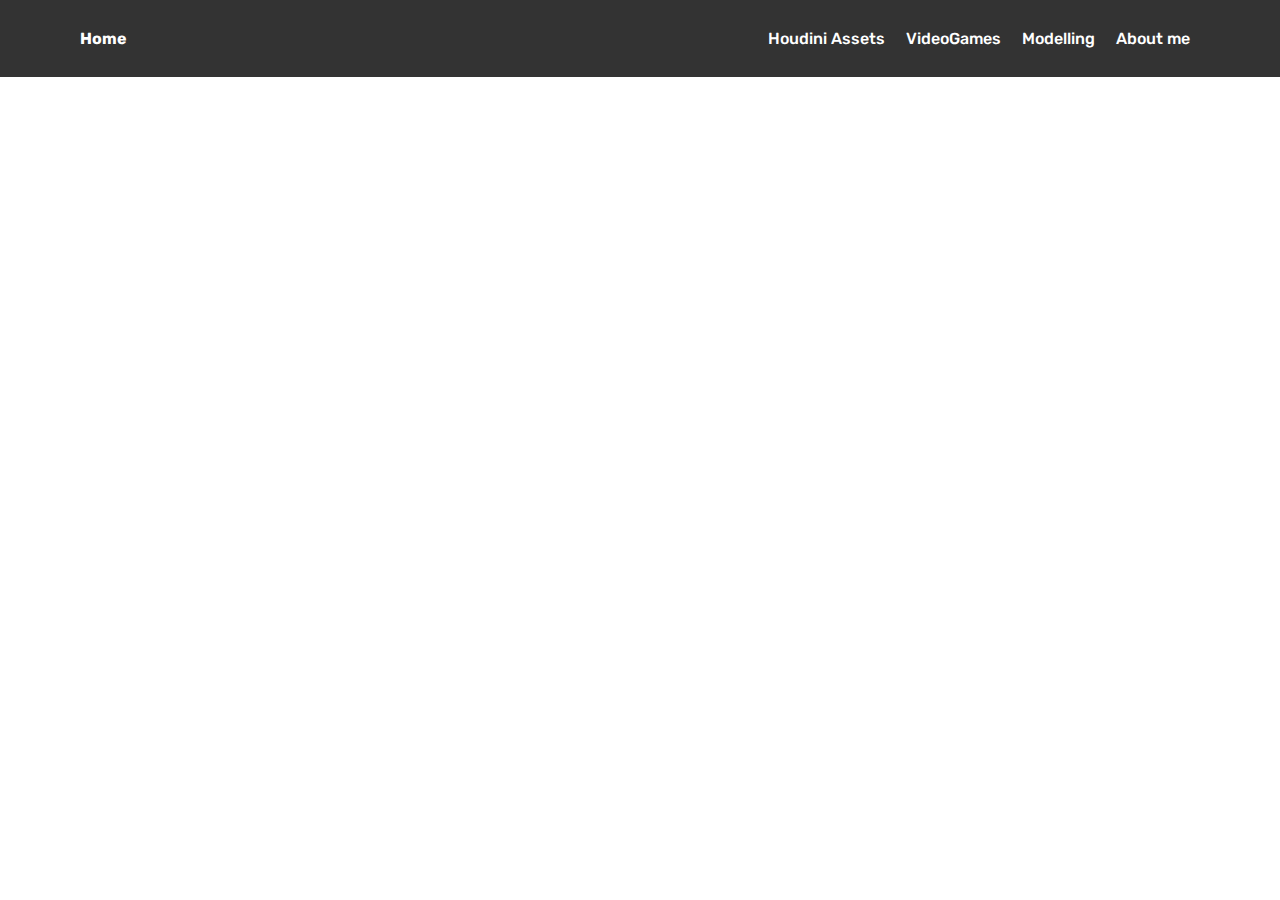
<file: hda.html>
<!DOCTYPE html>
<html  >
<head>
  <!-- Site made with Mobirise Website Builder v4.12.4, https://mobirise.com -->
  <meta charset="UTF-8">
  <meta http-equiv="X-UA-Compatible" content="IE=edge">
  <meta name="generator" content="Mobirise v4.12.4, mobirise.com">
  <meta name="viewport" content="width=device-width, initial-scale=1, minimum-scale=1">
  <link rel="shortcut icon" href="assets/images/48090831-128x128.png" type="image/x-icon">
  <meta name="description" content="Web Page Builder Description">
  
  
  <title>Galeria Houdini</title>
  <link rel="stylesheet" href="assets/web/assets/mobirise-icons/mobirise-icons.css">
  <link rel="stylesheet" href="assets/bootstrap/css/bootstrap.min.css">
  <link rel="stylesheet" href="assets/bootstrap/css/bootstrap-grid.min.css">
  <link rel="stylesheet" href="assets/bootstrap/css/bootstrap-reboot.min.css">
  <link rel="stylesheet" href="assets/tether/tether.min.css">
  <link rel="stylesheet" href="assets/dropdown/css/style.css">
  <link rel="stylesheet" href="assets/theme/css/style.css">
  <link rel="preload" as="style" href="assets/mobirise/css/mbr-additional.css"><link rel="stylesheet" href="assets/mobirise/css/mbr-additional.css" type="text/css">
  
  
  
</head>
<body>
  <section class="menu cid-rrvsVDdT51" once="menu" id="menu1-1r">

    

    <nav class="navbar navbar-expand beta-menu navbar-dropdown align-items-center navbar-fixed-top navbar-toggleable-sm">
        <button class="navbar-toggler navbar-toggler-right" type="button" data-toggle="collapse" data-target="#navbarSupportedContent" aria-controls="navbarSupportedContent" aria-expanded="false" aria-label="Toggle navigation">
            <div class="hamburger">
                <span></span>
                <span></span>
                <span></span>
                <span></span>
            </div>
        </button>
        <div class="menu-logo">
            <div class="navbar-brand">
                
                <span class="navbar-caption-wrap"><a class="navbar-caption text-white display-4" href="index.html">
                        Home</a></span>
            </div>
        </div>
        <div class="collapse navbar-collapse" id="navbarSupportedContent">
            <ul class="navbar-nav nav-dropdown nav-right" data-app-modern-menu="true"><li class="nav-item"><a class="nav-link link text-white display-4" href="page5.html">Houdini Assets</a></li><li class="nav-item"><a class="nav-link link text-white display-4" href="videogames.html">VideoGames</a></li><li class="nav-item">
                    <a class="nav-link link text-white display-4" href="galeria.html">Modelling</a>
                </li>
                <li class="nav-item">
                    <a class="nav-link link text-white display-4" href="aboutme.html">
                        About me</a>
                </li></ul>
            
        </div>
    </nav>
</section>

<section class="engine"><a href="https://mobirise.info/k">develop own website</a></section><section class="cid-rXskRBYgGX" id="video2-1s">

    
    
    <figure class="mbr-figure align-center">
        <div class="video-block" style="width: 100%;">
            <div><iframe class="mbr-embedded-video" src="https://player.vimeo.com/video/412697610?autoplay=0&amp;loop=1" width="1280" height="720" frameborder="0" allowfullscreen></iframe></div>
        </div>
    </figure>
</section>


  <script src="assets/web/assets/jquery/jquery.min.js"></script>
  <script src="assets/popper/popper.min.js"></script>
  <script src="assets/bootstrap/js/bootstrap.min.js"></script>
  <script src="assets/tether/tether.min.js"></script>
  <script src="assets/smoothscroll/smooth-scroll.js"></script>
  <script src="assets/dropdown/js/nav-dropdown.js"></script>
  <script src="assets/dropdown/js/navbar-dropdown.js"></script>
  <script src="assets/touchswipe/jquery.touch-swipe.min.js"></script>
  <script src="assets/theme/js/script.js"></script>
  
  
</body>
</html>
</file>
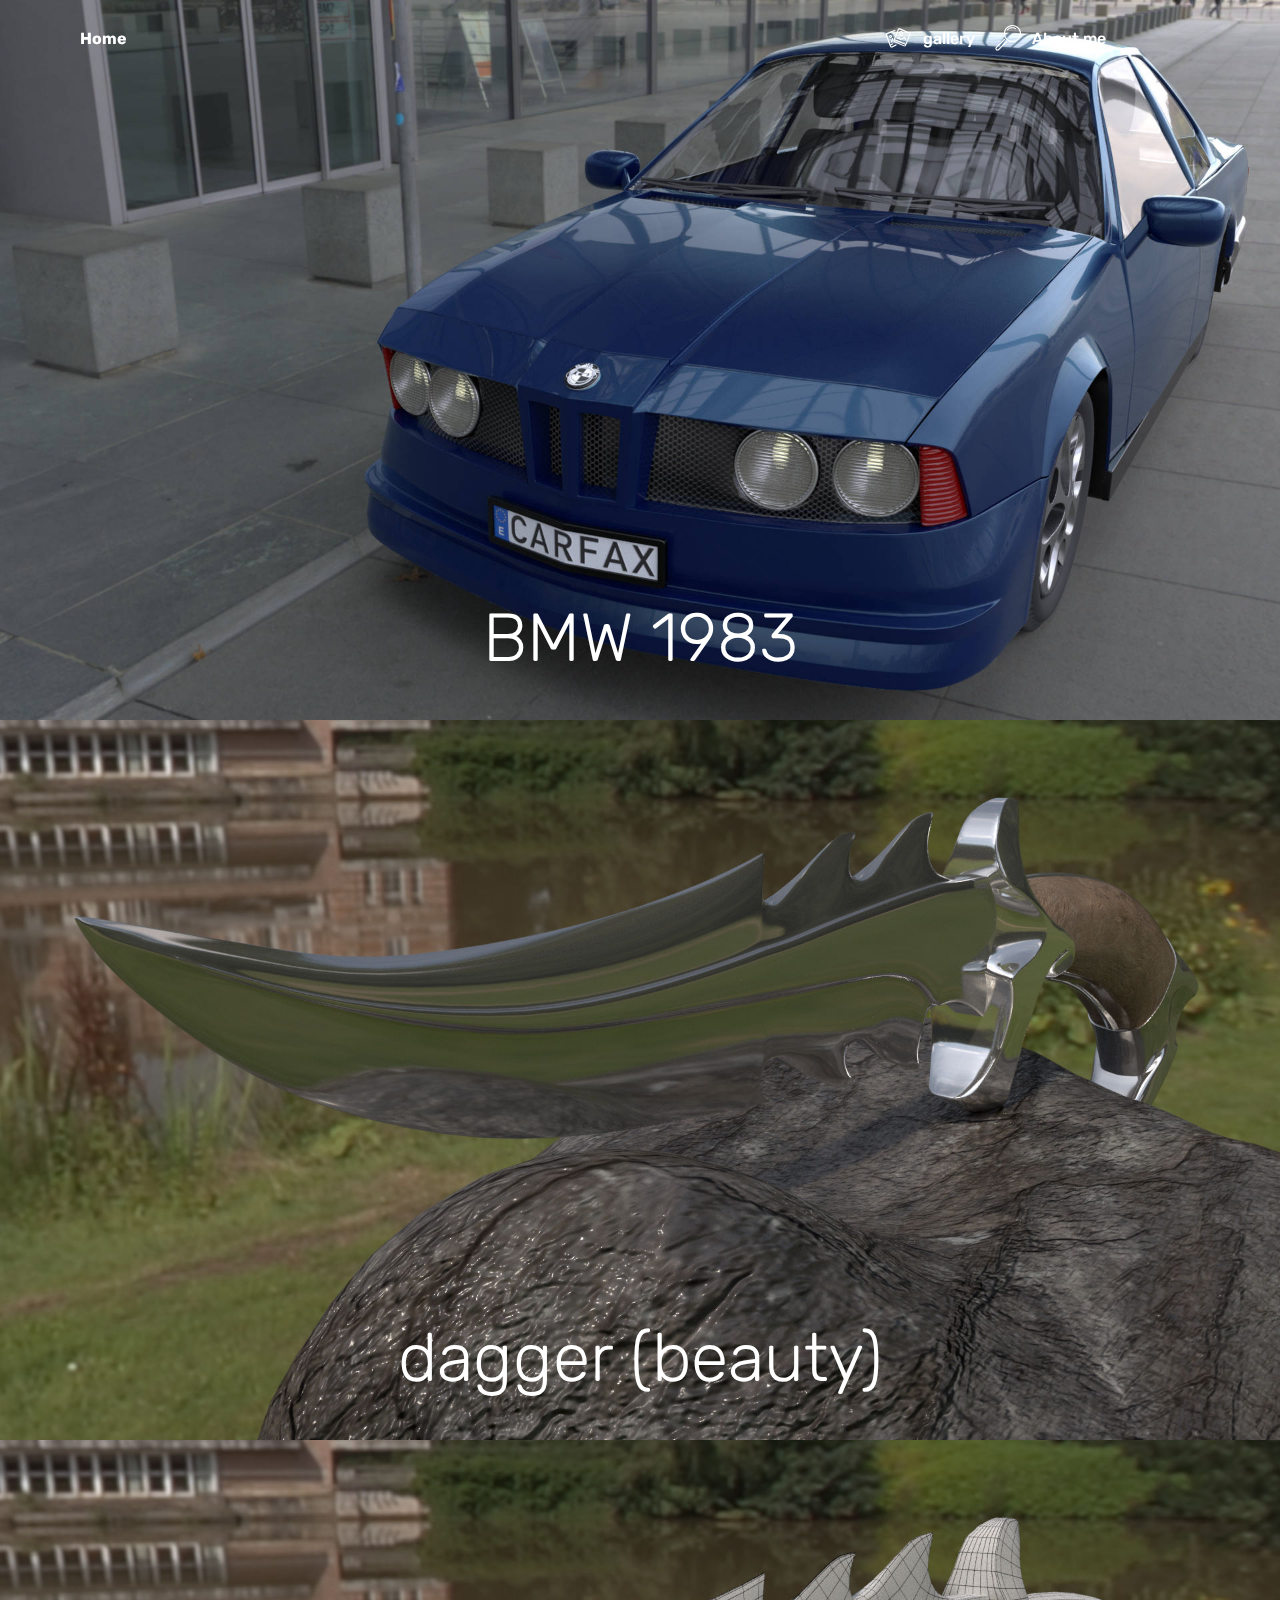
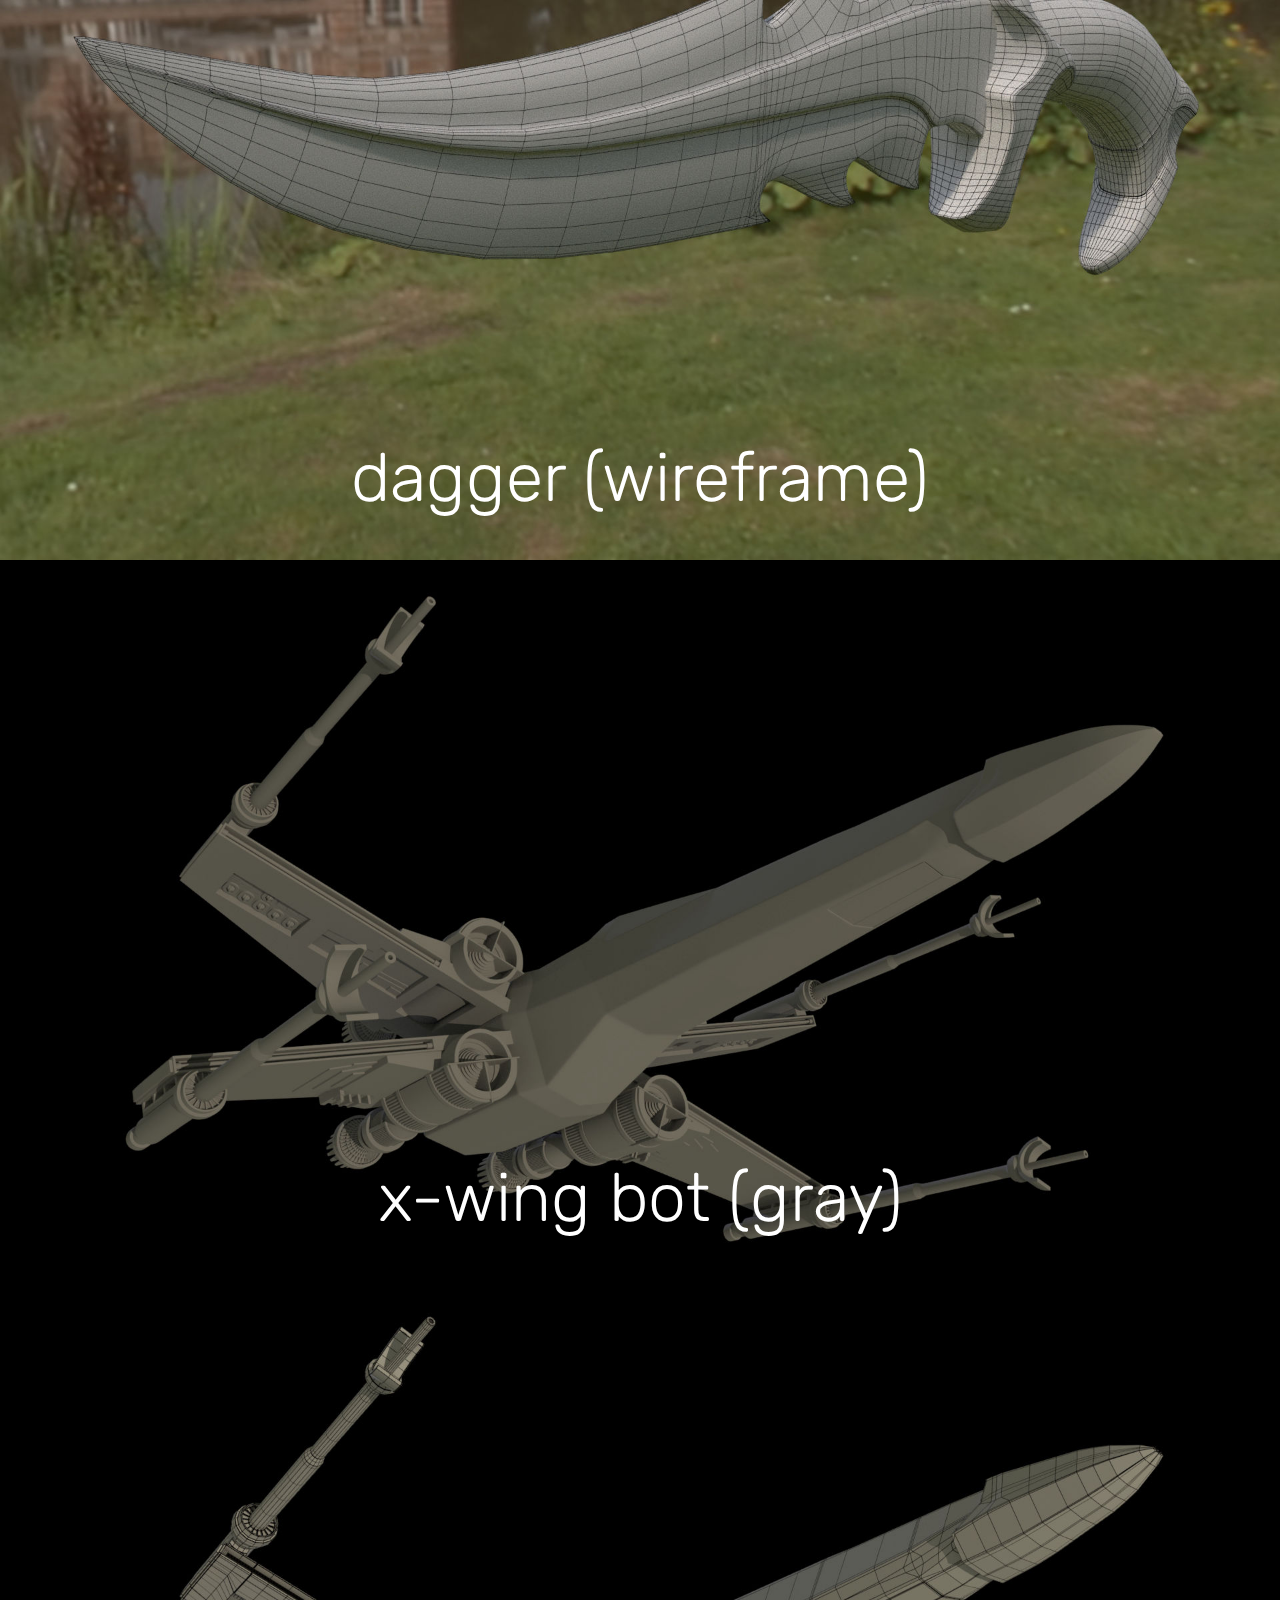
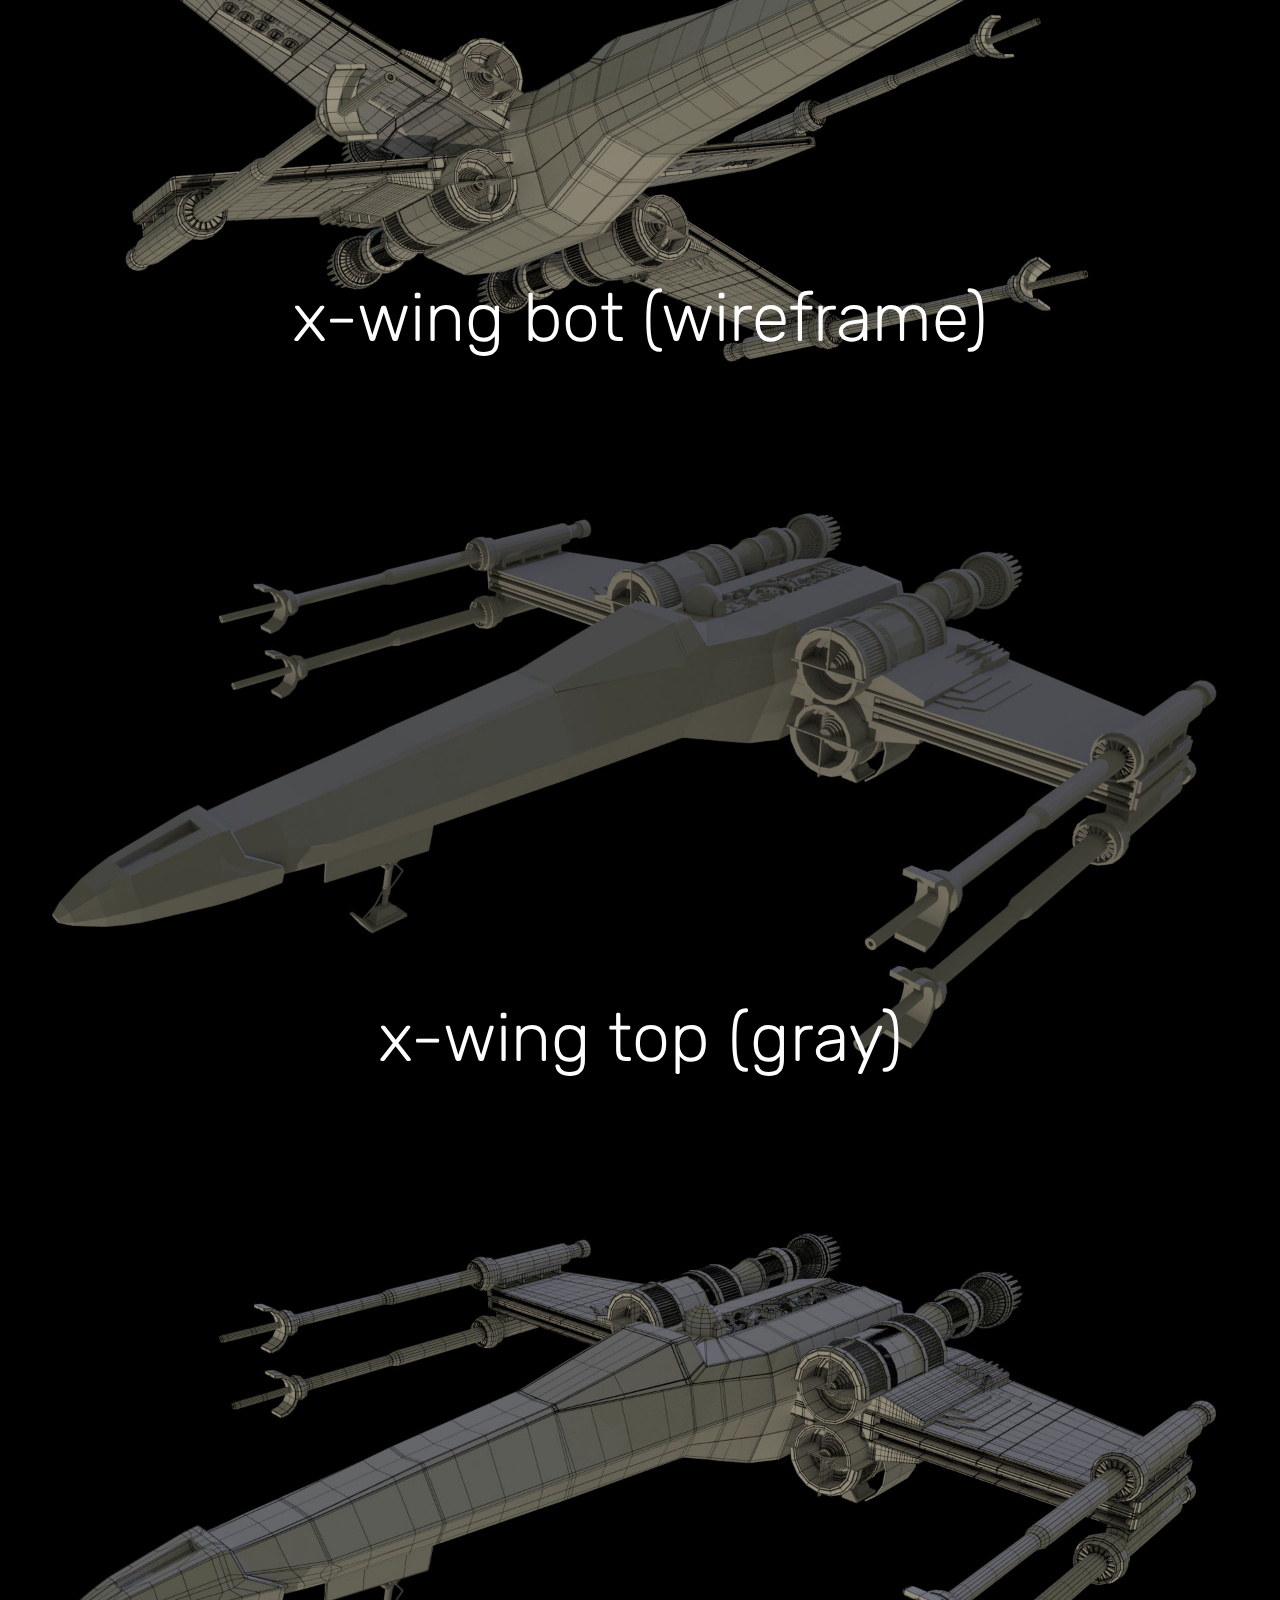
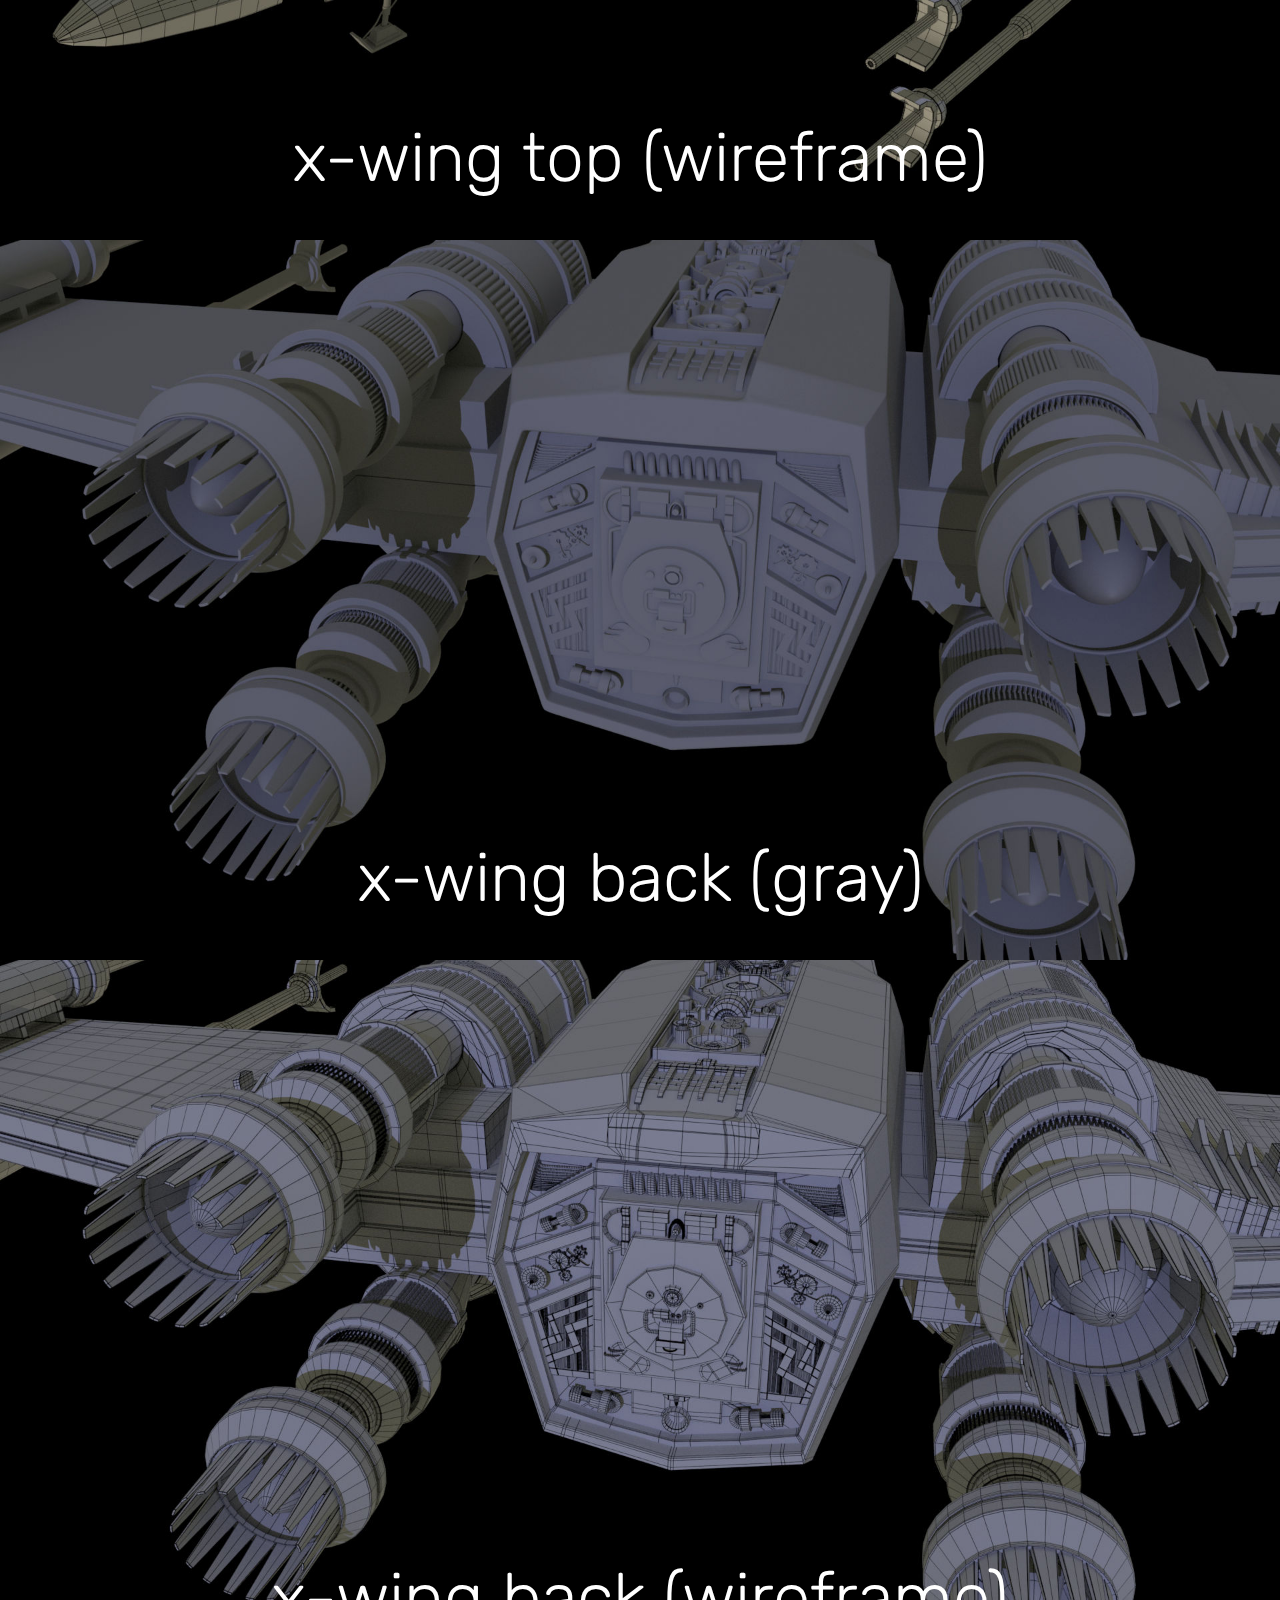
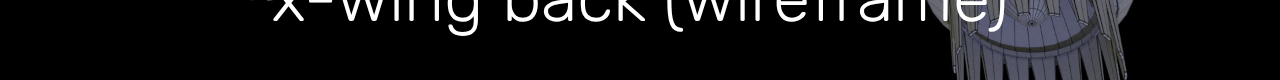
<file: page1.html>
<!DOCTYPE html>
<html  >
<head>
  <!-- Site made with Mobirise Website Builder v4.10.1, https://mobirise.com -->
  <meta charset="UTF-8">
  <meta http-equiv="X-UA-Compatible" content="IE=edge">
  <meta name="generator" content="Mobirise v4.10.1, mobirise.com">
  <meta name="viewport" content="width=device-width, initial-scale=1, minimum-scale=1">
  <link rel="shortcut icon" href="assets/images/48090831-128x128.png" type="image/x-icon">
  <meta name="description" content="Web Builder Description">
  
  <title>galeria</title>
  <link rel="stylesheet" href="assets/web/assets/mobirise-icons/mobirise-icons.css">
  <link rel="stylesheet" href="assets/tether/tether.min.css">
  <link rel="stylesheet" href="assets/bootstrap/css/bootstrap.min.css">
  <link rel="stylesheet" href="assets/bootstrap/css/bootstrap-grid.min.css">
  <link rel="stylesheet" href="assets/bootstrap/css/bootstrap-reboot.min.css">
  <link rel="stylesheet" href="assets/dropdown/css/style.css">
  <link rel="stylesheet" href="assets/theme/css/style.css">
  <link rel="stylesheet" href="assets/mobirise/css/mbr-additional.css" type="text/css">
  
  
  
</head>
<body>
  <section class="menu cid-rrMNewpgy2" once="menu" id="menu1-i">

    

    <nav class="navbar navbar-expand beta-menu navbar-dropdown align-items-center navbar-fixed-top navbar-toggleable-sm bg-color transparent">
        <button class="navbar-toggler navbar-toggler-right" type="button" data-toggle="collapse" data-target="#navbarSupportedContent" aria-controls="navbarSupportedContent" aria-expanded="false" aria-label="Toggle navigation">
            <div class="hamburger">
                <span></span>
                <span></span>
                <span></span>
                <span></span>
            </div>
        </button>
        <div class="menu-logo">
            <div class="navbar-brand">
                
                <span class="navbar-caption-wrap"><a class="navbar-caption text-white display-4" href="index.html">
                        Home</a></span>
            </div>
        </div>
        <div class="collapse navbar-collapse" id="navbarSupportedContent">
            <ul class="navbar-nav nav-dropdown nav-right" data-app-modern-menu="true"><li class="nav-item">
                    <a class="nav-link link text-white display-4" href="page1.html"><span class="mbri-image-gallery mbr-iconfont mbr-iconfont-btn"></span>
                        
                        gallery</a>
                </li>
                <li class="nav-item">
                    <a class="nav-link link text-white display-4" href="page2.html">
                        <span class="mbri-search mbr-iconfont mbr-iconfont-btn"></span>
                        About me &nbsp; &nbsp; &nbsp; &nbsp; &nbsp; &nbsp; &nbsp; &nbsp; &nbsp; &nbsp;&nbsp;</a>
                </li></ul>
            
        </div>
    </nav>
</section>

<section class="engine"><a href="https://mobirise.info/r">bootstrap template</a></section><section class="cid-rrvgKe3yzm" id="image2-2">

    

    <figure class="mbr-figure">
        <div class="image-block" style="width: 100%;">
            <img src="assets/images/model-2t-coche-rodrigomartin.0007-1920x1080.jpg" alt="Mobirise" title="">
            <figcaption class="mbr-figure-caption mbr-figure-caption-over">
                <div class="pb-5 px-3 mbr-white align-center mbr-fonts-style display-1">BMW 1983</div>
            </figcaption>
        </div>
    </figure>
</section>

<section class="cid-rrvgSMI86p" id="image2-3">

    

    <figure class="mbr-figure">
        <div class="image-block" style="width: 100%;">
            <img src="assets/images/dagger-1920x1080.jpg" alt="Mobirise" title="">
            <figcaption class="mbr-figure-caption mbr-figure-caption-over">
                <div class="pb-5 px-3 mbr-white align-center mbr-fonts-style display-1">
                    dagger (beauty)</div>
            </figcaption>
        </div>
    </figure>
</section>

<section class="cid-rrvinSmArP" id="image2-4">

    

    <figure class="mbr-figure">
        <div class="image-block" style="width: 100%;">
            <img src="assets/images/dagger-wire-1920x1080.jpg" alt="Mobirise" title="">
            <figcaption class="mbr-figure-caption mbr-figure-caption-over">
                <div class="pb-5 px-3 mbr-white align-center mbr-fonts-style display-1">
                    dagger (wireframe)</div>
            </figcaption>
        </div>
    </figure>
</section>

<section class="cid-rrvjrbkUrW" id="image2-5">

    

    <figure class="mbr-figure">
        <div class="image-block" style="width: 100%;">
            <img src="assets/images/x-wing-lambert-1920x1080.jpg" alt="Mobirise" title="">
            <figcaption class="mbr-figure-caption mbr-figure-caption-over">
                <div class="pb-5 px-3 mbr-white align-center mbr-fonts-style display-1">
                    x-wing bot (gray)</div>
            </figcaption>
        </div>
    </figure>
</section>

<section class="cid-rrvkLlnfNI" id="image2-6">

    

    <figure class="mbr-figure">
        <div class="image-block" style="width: 100%;">
            <img src="assets/images/x-wing-wireframe-1920x1080.jpg" alt="Mobirise" title="">
            <figcaption class="mbr-figure-caption mbr-figure-caption-over">
                <div class="pb-5 px-3 mbr-white align-center mbr-fonts-style display-1">
                    x-wing bot (wireframe)</div>
            </figcaption>
        </div>
    </figure>
</section>

<section class="cid-rrvmwhnQCr" id="image2-7">

    

    <figure class="mbr-figure">
        <div class="image-block" style="width: 100%;">
            <img src="assets/images/x-wing-top-lambert-1920x1080.jpg" alt="Mobirise" title="">
            <figcaption class="mbr-figure-caption mbr-figure-caption-over">
                <div class="pb-5 px-3 mbr-white align-center mbr-fonts-style display-1">
                    x-wing top (gray)</div>
            </figcaption>
        </div>
    </figure>
</section>

<section class="cid-rrvmEi1cLr" id="image2-8">

    

    <figure class="mbr-figure">
        <div class="image-block" style="width: 100%;">
            <img src="assets/images/x-wing-top-wireframe-1920x1080.jpg" alt="Mobirise" title="">
            <figcaption class="mbr-figure-caption mbr-figure-caption-over">
                <div class="pb-5 px-3 mbr-white align-center mbr-fonts-style display-1">
                    x-wing top (wireframe)</div>
            </figcaption>
        </div>
    </figure>
</section>

<section class="cid-rrvmIzABuG" id="image2-9">

    

    <figure class="mbr-figure">
        <div class="image-block" style="width: 100%;">
            <img src="assets/images/x-wing-back-lambert-1920x1080.jpg" alt="Mobirise" title="">
            <figcaption class="mbr-figure-caption mbr-figure-caption-over">
                <div class="pb-5 px-3 mbr-white align-center mbr-fonts-style display-1">
                    x-wing back (gray)</div>
            </figcaption>
        </div>
    </figure>
</section>

<section class="cid-rrvmPr1ZMv" id="image2-a">

    

    <figure class="mbr-figure">
        <div class="image-block" style="width: 100%;">
            <img src="assets/images/x-wing-back-wireframe-1920x1080.jpg" alt="Mobirise" title="">
            <figcaption class="mbr-figure-caption mbr-figure-caption-over">
                <div class="pb-5 px-3 mbr-white align-center mbr-fonts-style display-1">
                    x-wing back (wireframe)</div>
            </figcaption>
        </div>
    </figure>
</section>


  <script src="assets/web/assets/jquery/jquery.min.js"></script>
  <script src="assets/popper/popper.min.js"></script>
  <script src="assets/tether/tether.min.js"></script>
  <script src="assets/bootstrap/js/bootstrap.min.js"></script>
  <script src="assets/smoothscroll/smooth-scroll.js"></script>
  <script src="assets/dropdown/js/script.min.js"></script>
  <script src="assets/touchswipe/jquery.touch-swipe.min.js"></script>
  <script src="assets/theme/js/script.js"></script>
  
  
</body>
</html>
</file>
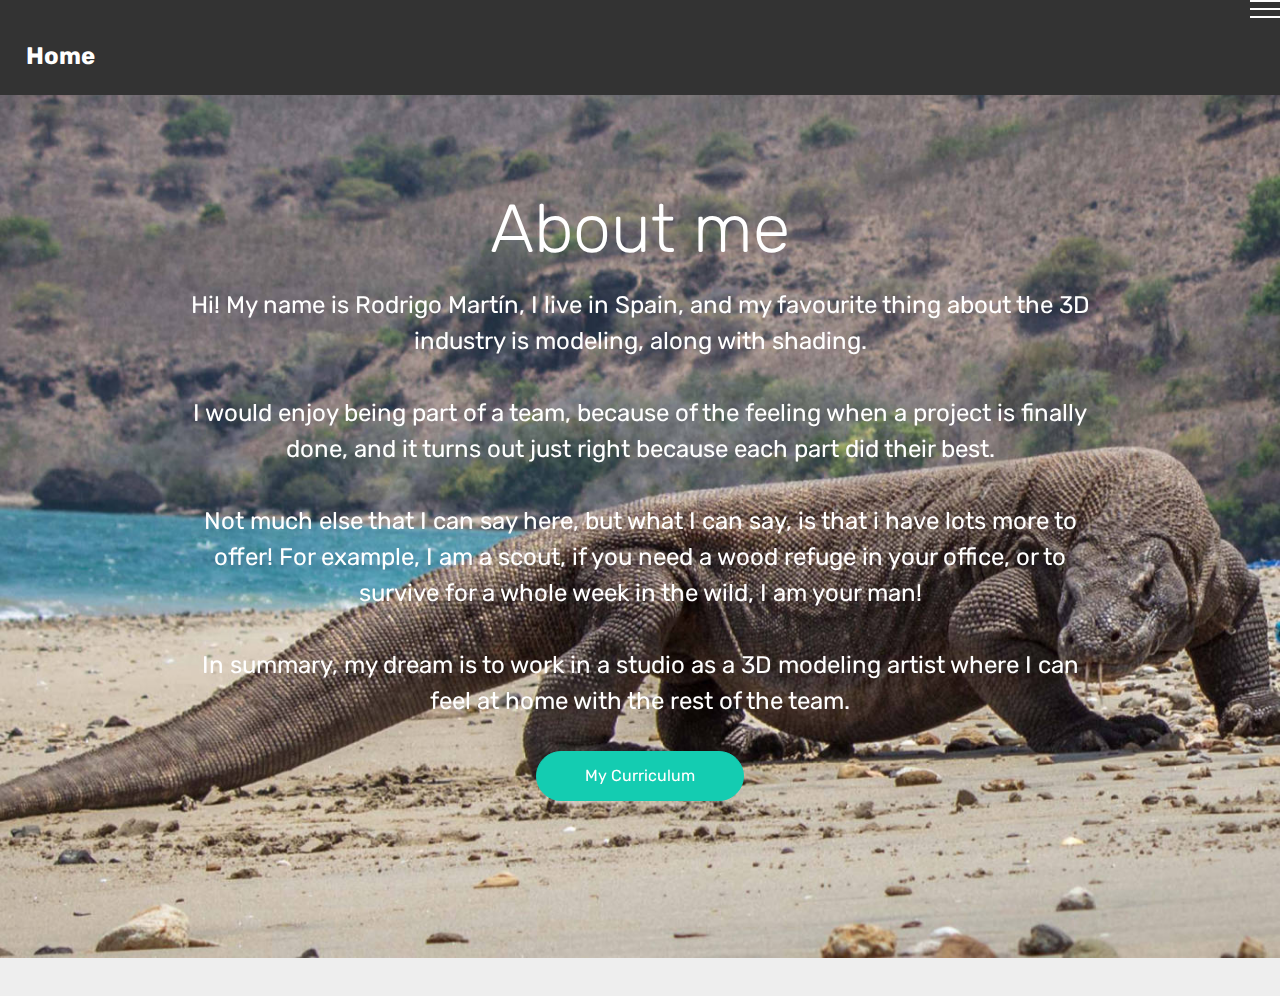
<file: page2.html>
<!DOCTYPE html>
<html  >
<head>
  <!-- Site made with Mobirise Website Builder v4.10.1, https://mobirise.com -->
  <meta charset="UTF-8">
  <meta http-equiv="X-UA-Compatible" content="IE=edge">
  <meta name="generator" content="Mobirise v4.10.1, mobirise.com">
  <meta name="viewport" content="width=device-width, initial-scale=1, minimum-scale=1">
  <link rel="shortcut icon" href="assets/images/48090831-128x128.png" type="image/x-icon">
  <meta name="description" content="Web Site Creator Description">
  
  <title>AboutMe</title>
  <link rel="stylesheet" href="assets/web/assets/mobirise-icons/mobirise-icons.css">
  <link rel="stylesheet" href="assets/tether/tether.min.css">
  <link rel="stylesheet" href="assets/bootstrap/css/bootstrap.min.css">
  <link rel="stylesheet" href="assets/bootstrap/css/bootstrap-grid.min.css">
  <link rel="stylesheet" href="assets/bootstrap/css/bootstrap-reboot.min.css">
  <link rel="stylesheet" href="assets/dropdown/css/style.css">
  <link rel="stylesheet" href="assets/theme/css/style.css">
  <link rel="stylesheet" href="assets/mobirise/css/mbr-additional.css" type="text/css">
  
  
  
</head>
<body>
  <section class="menu cid-rrvtF4TC7V" once="menu" id="menu1-f">

    

    <nav class="navbar navbar-expand beta-menu navbar-dropdown align-items-center collapsed">
        <button class="navbar-toggler navbar-toggler-right" type="button" data-toggle="collapse" data-target="#navbarSupportedContent" aria-controls="navbarSupportedContent" aria-expanded="false" aria-label="Toggle navigation">
            <div class="hamburger">
                <span></span>
                <span></span>
                <span></span>
                <span></span>
            </div>
        </button>
        <div class="menu-logo">
            <div class="navbar-brand">
                
                <span class="navbar-caption-wrap"><a class="navbar-caption text-white display-5" href="index.html">&nbsp; Home</a></span>
            </div>
        </div>
        <div class="collapse navbar-collapse" id="navbarSupportedContent">
            <ul class="navbar-nav nav-dropdown nav-right" data-app-modern-menu="true"><li class="nav-item">
                    <a class="nav-link link text-white display-5" href="page1.html">Gallery</a>
                </li>
                <li class="nav-item">
                    <a class="nav-link link text-white display-5" href="page2.html">
                        About me</a>
                </li></ul>
            
        </div>
    </nav>
</section>

<section class="engine"><a href="https://mobirise.info/d">free site maker</a></section><section class="header5 cid-rrvtOjL1b0 mbr-fullscreen mbr-parallax-background" id="header5-h">

    

    <div class="mbr-overlay" style="opacity: 0.7; background-color: rgb(35, 35, 35);">
    </div>
    <div class="container">
        <div class="row justify-content-center">
            <div class="mbr-white col-md-10">
                <h1 class="mbr-section-title align-center pb-3 mbr-fonts-style display-1">
                    About me</h1>
                <p class="mbr-text align-center display-5 pb-3 mbr-fonts-style">Hi! My name is Rodrigo Martín, I live in Spain, and my favourite thing about the 3D industry is modeling, along with shading.
<br>
<br>I would enjoy  being part of a team, because of  the feeling when a project is finally done, and it turns out just right because each part did their best.
<br>
<br>Not much else that I can say here, but what I can say, is  that i have lots more to offer! For example, I am a scout, if you need a wood refuge in your office, or to survive for a whole week in the wild, I am your man!
<br>
<br>In summary, my dream is to work in a studio as a 3D modeling artist where I can feel at home with the rest of the team.<br></p>
                <div class="mbr-section-btn align-center"><a class="btn btn-md btn-primary display-4" href="assets/files/CV-Europass-20190527-MartínMarín-ES.pdf" target="_blank">My Curriculum</a></div>
            </div>
        </div>
    </div>

    
</section>


  <script src="assets/web/assets/jquery/jquery.min.js"></script>
  <script src="assets/popper/popper.min.js"></script>
  <script src="assets/tether/tether.min.js"></script>
  <script src="assets/bootstrap/js/bootstrap.min.js"></script>
  <script src="assets/smoothscroll/smooth-scroll.js"></script>
  <script src="assets/dropdown/js/script.min.js"></script>
  <script src="assets/touchswipe/jquery.touch-swipe.min.js"></script>
  <script src="assets/parallax/jarallax.min.js"></script>
  <script src="assets/theme/js/script.js"></script>
  
  
</body>
</html>
</file>
<file: page3.html>
<!DOCTYPE html>
<html  >
<head>
  <!-- Site made with Mobirise Website Builder v4.10.1, https://mobirise.com -->
  <meta charset="UTF-8">
  <meta http-equiv="X-UA-Compatible" content="IE=edge">
  <meta name="generator" content="Mobirise v4.10.1, mobirise.com">
  <meta name="viewport" content="width=device-width, initial-scale=1, minimum-scale=1">
  <link rel="shortcut icon" href="assets/images/48090831-128x128.png" type="image/x-icon">
  <meta name="description" content="Site Builder Description">
  
  <title>galeria vfx</title>
  <link rel="stylesheet" href="assets/web/assets/mobirise-icons/mobirise-icons.css">
  <link rel="stylesheet" href="assets/tether/tether.min.css">
  <link rel="stylesheet" href="assets/bootstrap/css/bootstrap.min.css">
  <link rel="stylesheet" href="assets/bootstrap/css/bootstrap-grid.min.css">
  <link rel="stylesheet" href="assets/bootstrap/css/bootstrap-reboot.min.css">
  <link rel="stylesheet" href="assets/dropdown/css/style.css">
  <link rel="stylesheet" href="assets/theme/css/style.css">
  <link rel="stylesheet" href="assets/mobirise/css/mbr-additional.css" type="text/css">
  
  
  
</head>
<body>
  <section class="menu cid-rrMNewpgy2" once="menu" id="menu1-15">

    

    <nav class="navbar navbar-expand beta-menu navbar-dropdown align-items-center navbar-fixed-top navbar-toggleable-sm">
        <button class="navbar-toggler navbar-toggler-right" type="button" data-toggle="collapse" data-target="#navbarSupportedContent" aria-controls="navbarSupportedContent" aria-expanded="false" aria-label="Toggle navigation">
            <div class="hamburger">
                <span></span>
                <span></span>
                <span></span>
                <span></span>
            </div>
        </button>
        <div class="menu-logo">
            <div class="navbar-brand">
                
                <span class="navbar-caption-wrap"><a class="navbar-caption text-white display-4" href="index.html">
                        Home</a></span>
            </div>
        </div>
        <div class="collapse navbar-collapse" id="navbarSupportedContent">
            <ul class="navbar-nav nav-dropdown nav-right" data-app-modern-menu="true"><li class="nav-item"><a class="nav-link link text-white display-4" href="page3.html#video2-17">VFX</a></li><li class="nav-item">
                    <a class="nav-link link text-white display-4" href="galeria.html">Modelling</a>
                </li>
                <li class="nav-item">
                    <a class="nav-link link text-white display-4" href="aboutme.html">
                        About me</a>
                </li></ul>
            
        </div>
    </nav>
</section>

<section class="engine"><a href="https://mobirise.info/z">best html templates</a></section><section class="cid-rK3CPiG0ng" id="video2-17">

    
    
    <figure class="mbr-figure align-center container">
        <div class="video-block" style="width: 75%;">
            <div><iframe class="mbr-embedded-video" src="https://player.vimeo.com/video/378091948?autoplay=0&amp;loop=1" width="1280" height="720" frameborder="0" allowfullscreen></iframe></div>
        </div>
    </figure>
</section>

<section class="cid-rM31tfbpPD" id="video2-19">

    
    
    <figure class="mbr-figure align-center container">
        <div class="video-block" style="width: 75%;">
            <div><iframe class="mbr-embedded-video" src="https://player.vimeo.com/video/381883632?autoplay=0&amp;loop=1" width="1280" height="720" frameborder="0" allowfullscreen></iframe></div>
        </div>
    </figure>
</section>

<section class="cid-rNA27V593E" id="video3-1a">

    
    
    <figure class="mbr-figure align-center container">
        <div class="video-block" style="width: 75%;">
            <div><iframe class="mbr-embedded-video" src="https://player.vimeo.com/video/384843337?autoplay=0&amp;loop=0" width="1280" height="720" frameborder="0" allowfullscreen></iframe></div>
        </div>
    </figure>
</section>


  <script src="assets/web/assets/jquery/jquery.min.js"></script>
  <script src="assets/popper/popper.min.js"></script>
  <script src="assets/tether/tether.min.js"></script>
  <script src="assets/bootstrap/js/bootstrap.min.js"></script>
  <script src="assets/smoothscroll/smooth-scroll.js"></script>
  <script src="assets/dropdown/js/script.min.js"></script>
  <script src="assets/touchswipe/jquery.touch-swipe.min.js"></script>
  <script src="assets/theme/js/script.js"></script>
  
  
</body>
</html>
</file>
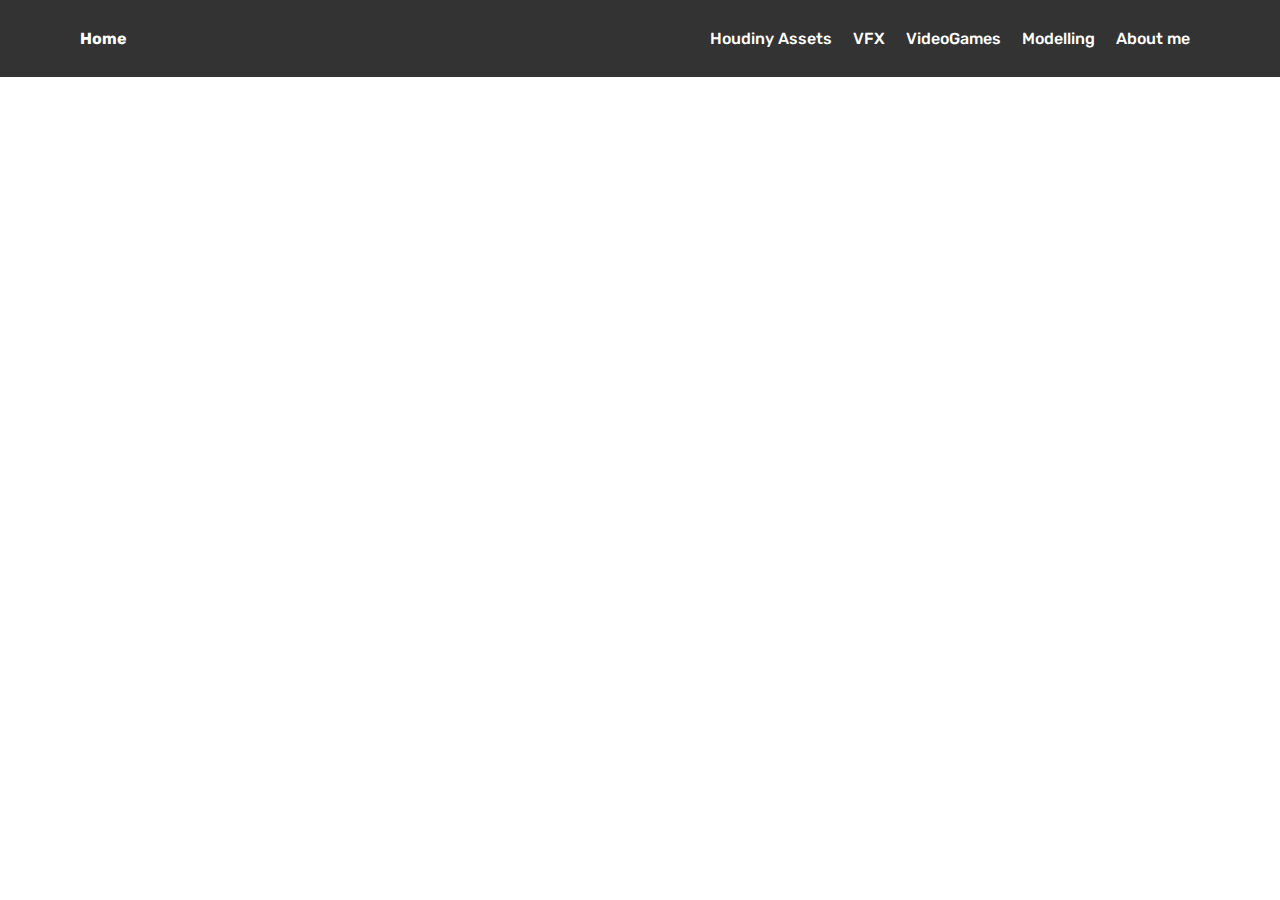
<file: page5.html>
<!DOCTYPE html>
<html  >
<head>
  <!-- Site made with Mobirise Website Builder v4.10.1, https://mobirise.com -->
  <meta charset="UTF-8">
  <meta http-equiv="X-UA-Compatible" content="IE=edge">
  <meta name="generator" content="Mobirise v4.10.1, mobirise.com">
  <meta name="viewport" content="width=device-width, initial-scale=1, minimum-scale=1">
  <link rel="shortcut icon" href="assets/images/48090831-128x128.png" type="image/x-icon">
  <meta name="description" content="Web Page Builder Description">
  
  <title>Galeria Houdini</title>
  <link rel="stylesheet" href="assets/web/assets/mobirise-icons/mobirise-icons.css">
  <link rel="stylesheet" href="assets/tether/tether.min.css">
  <link rel="stylesheet" href="assets/bootstrap/css/bootstrap.min.css">
  <link rel="stylesheet" href="assets/bootstrap/css/bootstrap-grid.min.css">
  <link rel="stylesheet" href="assets/bootstrap/css/bootstrap-reboot.min.css">
  <link rel="stylesheet" href="assets/dropdown/css/style.css">
  <link rel="stylesheet" href="assets/theme/css/style.css">
  <link rel="stylesheet" href="assets/mobirise/css/mbr-additional.css" type="text/css">
  
  
  
</head>
<body>
  <section class="menu cid-rrvsVDdT51" once="menu" id="menu1-1r">

    

    <nav class="navbar navbar-expand beta-menu navbar-dropdown align-items-center navbar-fixed-top navbar-toggleable-sm">
        <button class="navbar-toggler navbar-toggler-right" type="button" data-toggle="collapse" data-target="#navbarSupportedContent" aria-controls="navbarSupportedContent" aria-expanded="false" aria-label="Toggle navigation">
            <div class="hamburger">
                <span></span>
                <span></span>
                <span></span>
                <span></span>
            </div>
        </button>
        <div class="menu-logo">
            <div class="navbar-brand">
                
                <span class="navbar-caption-wrap"><a class="navbar-caption text-white display-4" href="index.html">
                        Home</a></span>
            </div>
        </div>
        <div class="collapse navbar-collapse" id="navbarSupportedContent">
            <ul class="navbar-nav nav-dropdown nav-right" data-app-modern-menu="true"><li class="nav-item"><a class="nav-link link text-white display-4" href="page5.html">Houdiny Assets</a></li><li class="nav-item"><a class="nav-link link text-white display-4" href="vfx.html">VFX</a></li><li class="nav-item"><a class="nav-link link text-white display-4" href="videogames.html">VideoGames</a></li><li class="nav-item">
                    <a class="nav-link link text-white display-4" href="galeria.html">Modelling</a>
                </li>
                <li class="nav-item">
                    <a class="nav-link link text-white display-4" href="aboutme.html">
                        About me</a>
                </li></ul>
            
        </div>
    </nav>
</section>

<section class="engine"><a href="https://mobirise.info">Mobirise</a></section><section class="cid-rXskRBYgGX" id="video2-1s">

    
    
    <figure class="mbr-figure align-center">
        <div class="video-block" style="width: 100%;">
            <div><iframe class="mbr-embedded-video" src="https://player.vimeo.com/video/412697610?autoplay=0&amp;loop=1" width="1280" height="720" frameborder="0" allowfullscreen></iframe></div>
        </div>
    </figure>
</section>


  <script src="assets/web/assets/jquery/jquery.min.js"></script>
  <script src="assets/popper/popper.min.js"></script>
  <script src="assets/tether/tether.min.js"></script>
  <script src="assets/bootstrap/js/bootstrap.min.js"></script>
  <script src="assets/smoothscroll/smooth-scroll.js"></script>
  <script src="assets/dropdown/js/script.min.js"></script>
  <script src="assets/touchswipe/jquery.touch-swipe.min.js"></script>
  <script src="assets/theme/js/script.js"></script>
  
  
</body>
</html>
</file>
<file: vfx.html>
<!DOCTYPE html>
<html  >
<head>
  <!-- Site made with Mobirise Website Builder v4.12.4, https://mobirise.com -->
  <meta charset="UTF-8">
  <meta http-equiv="X-UA-Compatible" content="IE=edge">
  <meta name="generator" content="Mobirise v4.12.4, mobirise.com">
  <meta name="viewport" content="width=device-width, initial-scale=1, minimum-scale=1">
  <link rel="shortcut icon" href="assets/images/48090831-128x128.png" type="image/x-icon">
  <meta name="description" content="vfx and shading page">
  
  
  <title>galeria vfx</title>
  <link rel="stylesheet" href="assets/web/assets/mobirise-icons/mobirise-icons.css">
  <link rel="stylesheet" href="assets/bootstrap/css/bootstrap.min.css">
  <link rel="stylesheet" href="assets/bootstrap/css/bootstrap-grid.min.css">
  <link rel="stylesheet" href="assets/bootstrap/css/bootstrap-reboot.min.css">
  <link rel="stylesheet" href="assets/tether/tether.min.css">
  <link rel="stylesheet" href="assets/dropdown/css/style.css">
  <link rel="stylesheet" href="assets/theme/css/style.css">
  <link rel="preload" as="style" href="assets/mobirise/css/mbr-additional.css"><link rel="stylesheet" href="assets/mobirise/css/mbr-additional.css" type="text/css">
  
  
  
</head>
<body>
  <section class="menu cid-rrMNewpgy2" once="menu" id="menu1-15">

    

    <nav class="navbar navbar-expand beta-menu navbar-dropdown align-items-center navbar-fixed-top navbar-toggleable-sm">
        <button class="navbar-toggler navbar-toggler-right" type="button" data-toggle="collapse" data-target="#navbarSupportedContent" aria-controls="navbarSupportedContent" aria-expanded="false" aria-label="Toggle navigation">
            <div class="hamburger">
                <span></span>
                <span></span>
                <span></span>
                <span></span>
            </div>
        </button>
        <div class="menu-logo">
            <div class="navbar-brand">
                
                <span class="navbar-caption-wrap"><a class="navbar-caption text-white display-4" href="index.html">
                        Home</a></span>
            </div>
        </div>
        <div class="collapse navbar-collapse" id="navbarSupportedContent">
            <ul class="navbar-nav nav-dropdown nav-right" data-app-modern-menu="true"><li class="nav-item"><a class="nav-link link text-white display-4" href="page5.html">Houdini Assets</a></li><li class="nav-item"><a class="nav-link link text-white display-4" href="videogames.html">VideoGames</a></li><li class="nav-item">
                    <a class="nav-link link text-white display-4" href="galeria.html">Modelling</a>
                </li>
                <li class="nav-item">
                    <a class="nav-link link text-white display-4" href="aboutme.html">
                        About me</a>
                </li></ul>
            
        </div>
    </nav>
</section>

<section class="engine"><a href="https://mobirise.info/c">free web builder</a></section><section class="cid-rK3CPiG0ng" id="video2-17">

    
    
    <figure class="mbr-figure align-center container">
        <div class="video-block" style="width: 75%;">
            <div><iframe class="mbr-embedded-video" src="https://player.vimeo.com/video/378091948?autoplay=0&amp;loop=1" width="1280" height="720" frameborder="0" allowfullscreen></iframe></div>
        </div>
    </figure>
</section>

<section class="cid-rM31tfbpPD" id="video2-19">

    
    
    <figure class="mbr-figure align-center container">
        <div class="video-block" style="width: 75%;">
            <div><iframe class="mbr-embedded-video" src="https://player.vimeo.com/video/381883632?autoplay=0&amp;loop=1" width="1280" height="720" frameborder="0" allowfullscreen></iframe></div>
        </div>
    </figure>
</section>

<section class="cid-rNA27V593E" id="video3-1a">

    
    
    <figure class="mbr-figure align-center container">
        <div class="video-block" style="width: 75%;">
            <div><iframe class="mbr-embedded-video" src="https://player.vimeo.com/video/384843337?autoplay=0&amp;loop=0" width="1280" height="720" frameborder="0" allowfullscreen></iframe></div>
        </div>
    </figure>
</section>


  <script src="assets/web/assets/jquery/jquery.min.js"></script>
  <script src="assets/popper/popper.min.js"></script>
  <script src="assets/bootstrap/js/bootstrap.min.js"></script>
  <script src="assets/tether/tether.min.js"></script>
  <script src="assets/smoothscroll/smooth-scroll.js"></script>
  <script src="assets/dropdown/js/nav-dropdown.js"></script>
  <script src="assets/dropdown/js/navbar-dropdown.js"></script>
  <script src="assets/touchswipe/jquery.touch-swipe.min.js"></script>
  <script src="assets/theme/js/script.js"></script>
  
  
</body>
</html>
</file>
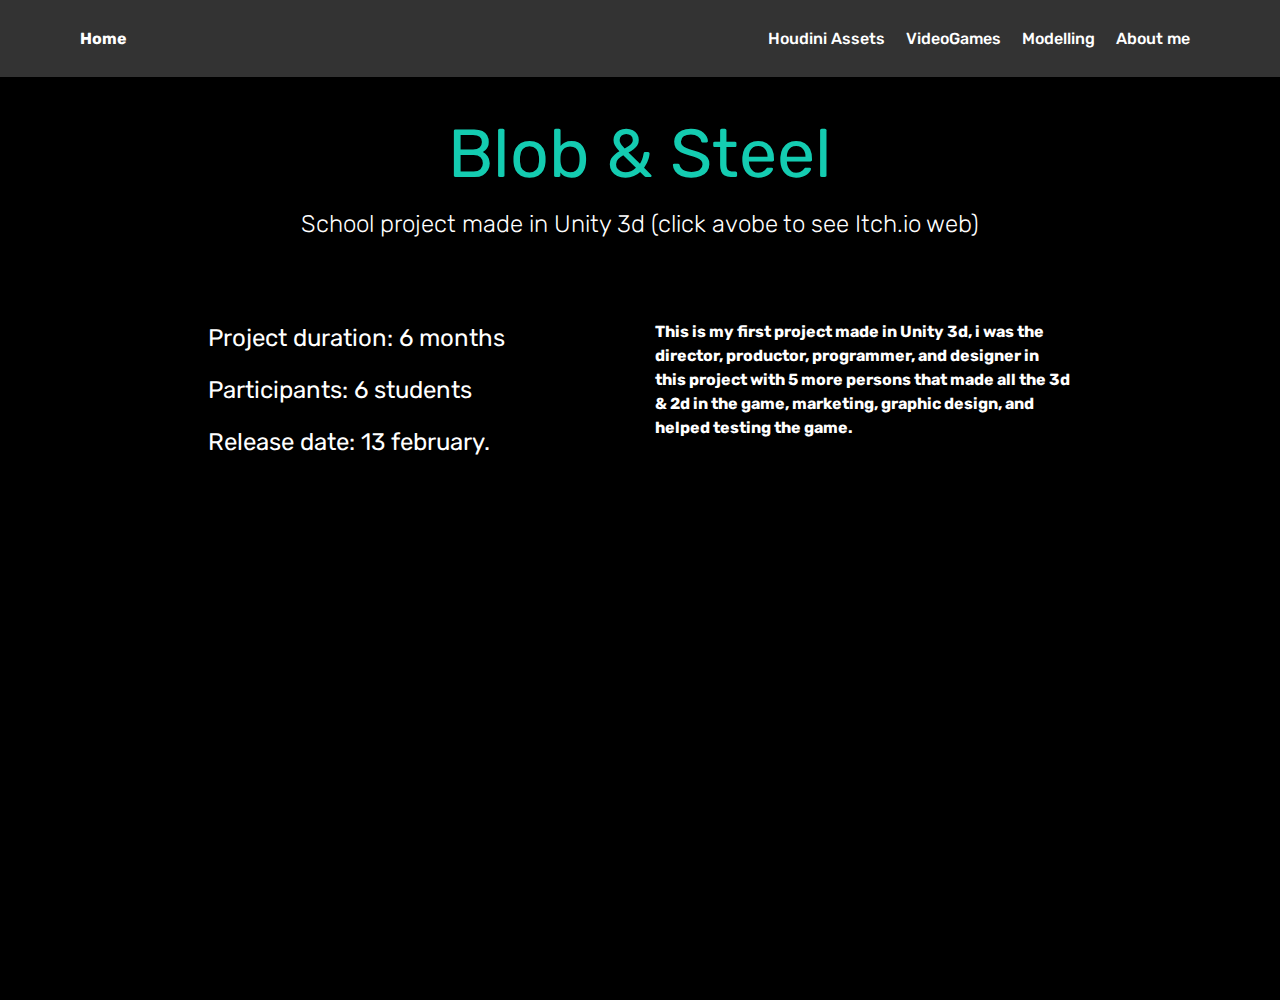
<file: videogames.html>
<!DOCTYPE html>
<html  >
<head>
  <!-- Site made with Mobirise Website Builder v4.12.4, https://mobirise.com -->
  <meta charset="UTF-8">
  <meta http-equiv="X-UA-Compatible" content="IE=edge">
  <meta name="generator" content="Mobirise v4.12.4, mobirise.com">
  <meta name="viewport" content="width=device-width, initial-scale=1, minimum-scale=1">
  <link rel="shortcut icon" href="assets/images/48090831-128x128.png" type="image/x-icon">
  <meta name="description" content="Page about video games and developing">
  
  
  <title>Videogames</title>
  <link rel="stylesheet" href="assets/web/assets/mobirise-icons/mobirise-icons.css">
  <link rel="stylesheet" href="assets/bootstrap/css/bootstrap.min.css">
  <link rel="stylesheet" href="assets/bootstrap/css/bootstrap-grid.min.css">
  <link rel="stylesheet" href="assets/bootstrap/css/bootstrap-reboot.min.css">
  <link rel="stylesheet" href="assets/tether/tether.min.css">
  <link rel="stylesheet" href="assets/dropdown/css/style.css">
  <link rel="stylesheet" href="assets/theme/css/style.css">
  <link rel="preload" as="style" href="assets/mobirise/css/mbr-additional.css"><link rel="stylesheet" href="assets/mobirise/css/mbr-additional.css" type="text/css">
  
  
  
</head>
<body>
  <section class="menu cid-rrvsVDdT51" once="menu" id="menu1-1j">

    

    <nav class="navbar navbar-expand beta-menu navbar-dropdown align-items-center navbar-fixed-top navbar-toggleable-sm">
        <button class="navbar-toggler navbar-toggler-right" type="button" data-toggle="collapse" data-target="#navbarSupportedContent" aria-controls="navbarSupportedContent" aria-expanded="false" aria-label="Toggle navigation">
            <div class="hamburger">
                <span></span>
                <span></span>
                <span></span>
                <span></span>
            </div>
        </button>
        <div class="menu-logo">
            <div class="navbar-brand">
                
                <span class="navbar-caption-wrap"><a class="navbar-caption text-white display-4" href="index.html">
                        Home</a></span>
            </div>
        </div>
        <div class="collapse navbar-collapse" id="navbarSupportedContent">
            <ul class="navbar-nav nav-dropdown nav-right" data-app-modern-menu="true"><li class="nav-item"><a class="nav-link link text-white display-4" href="page5.html">Houdini Assets</a></li><li class="nav-item"><a class="nav-link link text-white display-4" href="videogames.html">VideoGames</a></li><li class="nav-item">
                    <a class="nav-link link text-white display-4" href="galeria.html">Modelling</a>
                </li>
                <li class="nav-item">
                    <a class="nav-link link text-white display-4" href="aboutme.html">
                        About me</a>
                </li></ul>
            
        </div>
    </nav>
</section>

<section class="engine"><a href="https://mobirise.info/z">best website templates</a></section><section class="mbr-section content5 cid-rOScrzYYtA" id="content5-1l">

    

    

    <div class="container">
        <div class="media-container-row">
            <div class="title col-12 col-md-8">
                <h2 class="align-center mbr-bold mbr-white pb-3 mbr-fonts-style display-1"><a href="http://rodroelmelon.itch.io/blob-and-steel" target="_blank">Blob &amp; Steel</a></h2>
                <h3 class="mbr-section-subtitle align-center mbr-light mbr-white pb-3 mbr-fonts-style display-5">School project made in Unity 3d (click avobe to see Itch.io web)</h3>
                
                
            </div>
        </div>
    </div>
</section>

<section class="mbr-section article content3 cid-rOSd3d85wC" id="content3-1m">
      
     

    <div class="container">
        <div class="media-container-row">
            <div class="row col-12 col-md-10">
                <div class="col-12 mbr-text mbr-fonts-style col-md-6 display-5">
                     <p>Project duration: 6 months</p><p>Participants: 6 students</p><p>Release date: 13 february.</p>
                </div>
                <div class="col-12 mbr-text mbr-fonts-style display-7 col-md-6">
                     <p><strong>This is my first project made in Unity 3d, i was the director, productor, programmer, and designer in this project with 5 more persons that made all the 3d &amp; 2d in the game, marketing, graphic design, and helped testing the game.</strong></p>
                </div>
                
            </div>
        </div>
    </div>
</section>

<section class="mbr-section article content1 cid-sgGvlJDTqC" id="content1-1t">
    
     

    <div class="container">
        <div class="media-container-row">
            <div class="mbr-text col-12 mbr-fonts-style display-4 col-md-8"><p><br></p><p><br></p><p><br></p><p><br></p><p><br></p><p><br></p><p><br></p></div>
        </div>
    </div>
</section>


  <script src="assets/web/assets/jquery/jquery.min.js"></script>
  <script src="assets/popper/popper.min.js"></script>
  <script src="assets/bootstrap/js/bootstrap.min.js"></script>
  <script src="assets/tether/tether.min.js"></script>
  <script src="assets/smoothscroll/smooth-scroll.js"></script>
  <script src="assets/dropdown/js/nav-dropdown.js"></script>
  <script src="assets/dropdown/js/navbar-dropdown.js"></script>
  <script src="assets/touchswipe/jquery.touch-swipe.min.js"></script>
  <script src="assets/theme/js/script.js"></script>
  
  
</body>
</html>
</file>
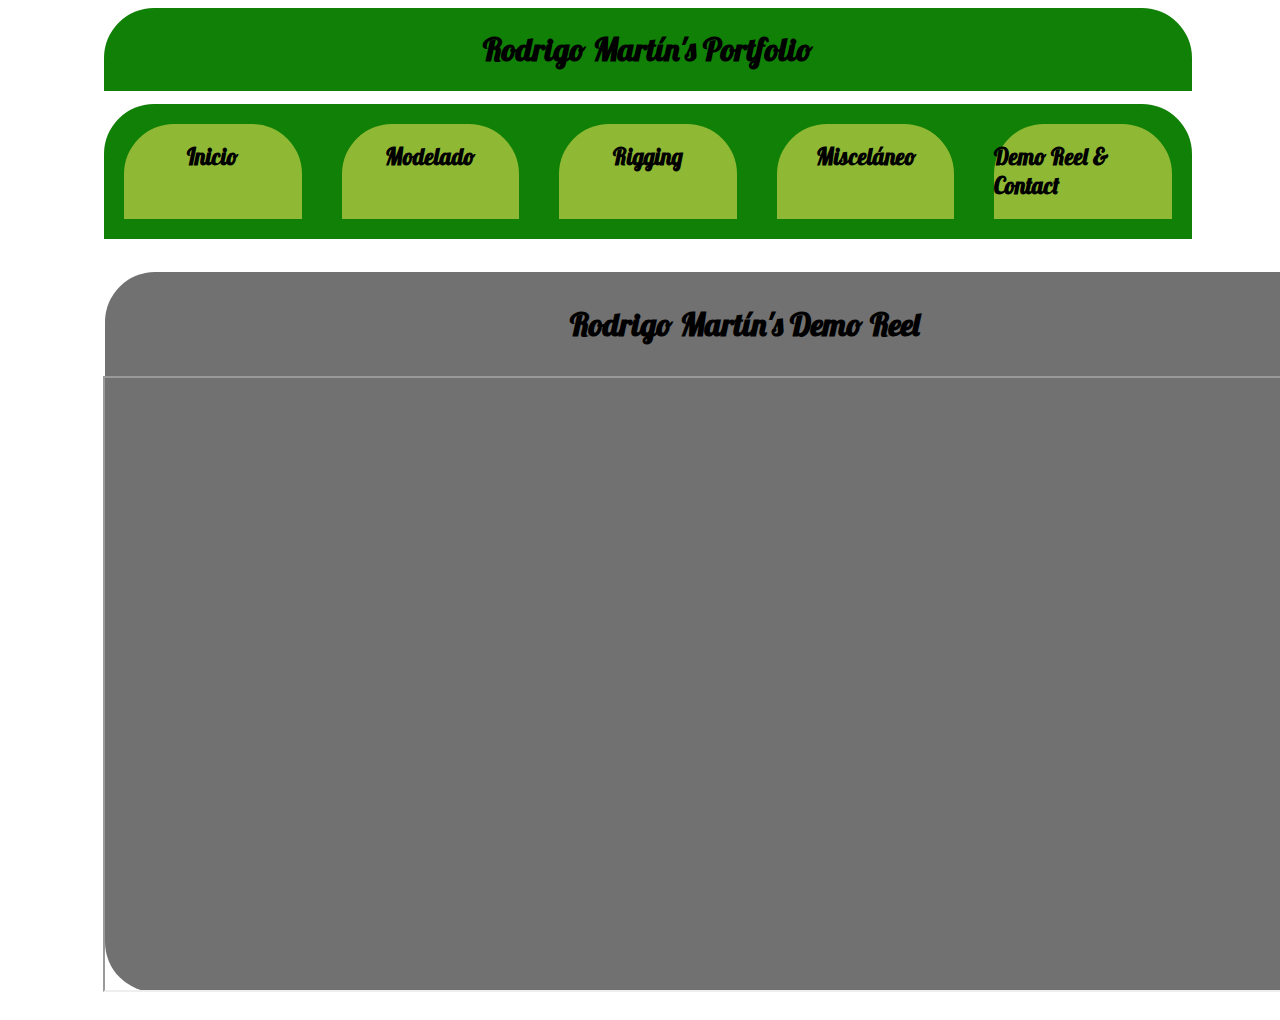
<file: MyPortFolio/demoreel.html>
<!DOCTYPE html>
<html lang="es">
  <head>
    <link href="https://fonts.googleapis.com/css?family=Lobster" rel="stylesheet">
<title>Rodrigo Martín</title>
<meta charset="UTF-8">
<link rel="stylesheet" type="text/css" href="portfolio.css">
  </head>




<body>

  <header>

    <h1>Rodrigo Martín's Portfolio</h1>

  </header>



  <nav>

        <a class="navigator" id="inicio" style="color: black; text-decoration: none;" href="index.html">
          <div  >
            <h2>Inicio</h2>
        </div>
</a>

<a class="navigator" id="modelado" style="color: black; text-decoration: none;" href="modelado.html">
        <div >
            <h2>Modelado</h2>
        </div>
</a>

<a class="navigator" id="rigging" style="color: black; text-decoration: none;" href="rigging.html">
        <div >
            <h2>Rigging</h2>
        </div>
</a>

<a  class="navigator" id="miscelaneo" style="color: black; text-decoration: none;" href="miscelaneo.html">
        <div>
            <h2>Misceláneo</h2>
        </div>
</a>

<a  class="navigator" id="demoreel" style="color: black; text-decoration: none;" href="demoreel.html">
        <div>
            <h2>Demo Reel & Contact</h2>
        </div>
</a>

  </nav>



  <div id="posts">

      <article class=hoverable id="demoreelarticle" >
<section>

          <h3 class="titulopost">Rodrigo Martín's Demo Reel</h3>
            <iframe src="https://www.youtube.com/embed/fOiGc-UPGhE" width="1280" height="720"></iframe>

</section>
      </article>




  </div>

</body>



</html>
</file>
<file: assets/web/assets/mobirise-icons/mobirise-icons.css>
@font-face {
  font-family: 'MobiriseIcons';
  src:  url('mobirise-icons.eot?spat4u');
  src:  url('mobirise-icons.eot?spat4u#iefix') format('embedded-opentype'),
    url('mobirise-icons.ttf?spat4u') format('truetype'),
    url('mobirise-icons.woff?spat4u') format('woff'),
    url('mobirise-icons.svg?spat4u#MobiriseIcons') format('svg');
  font-weight: normal;
  font-style: normal;
}

[class^="mbri-"], [class*=" mbri-"] {
  /* use !important to prevent issues with browser extensions that change fonts */
  font-family: MobiriseIcons !important;
  speak: none;
  font-style: normal;
  font-weight: normal;
  font-variant: normal;
  text-transform: none;
  line-height: 1;

  /* Better Font Rendering =========== */
  -webkit-font-smoothing: antialiased;
  -moz-osx-font-smoothing: grayscale;
}

.mbri-add-submenu:before {
  content: "\e900";
}
.mbri-alert:before {
  content: "\e901";
}
.mbri-align-center:before {
  content: "\e902";
}
.mbri-align-justify:before {
  content: "\e903";
}
.mbri-align-left:before {
  content: "\e904";
}
.mbri-align-right:before {
  content: "\e905";
}
.mbri-android:before {
  content: "\e906";
}
.mbri-apple:before {
  content: "\e907";
}
.mbri-arrow-down:before {
  content: "\e908";
}
.mbri-arrow-next:before {
  content: "\e909";
}
.mbri-arrow-prev:before {
  content: "\e90a";
}
.mbri-arrow-up:before {
  content: "\e90b";
}
.mbri-bold:before {
  content: "\e90c";
}
.mbri-bookmark:before {
  content: "\e90d";
}
.mbri-bootstrap:before {
  content: "\e90e";
}
.mbri-briefcase:before {
  content: "\e90f";
}
.mbri-browse:before {
  content: "\e910";
}
.mbri-bulleted-list:before {
  content: "\e911";
}
.mbri-calendar:before {
  content: "\e912";
}
.mbri-camera:before {
  content: "\e913";
}
.mbri-cart-add:before {
  content: "\e914";
}
.mbri-cart-full:before {
  content: "\e915";
}
.mbri-cash:before {
  content: "\e916";
}
.mbri-change-style:before {
  content: "\e917";
}
.mbri-chat:before {
  content: "\e918";
}
.mbri-clock:before {
  content: "\e919";
}
.mbri-close:before {
  content: "\e91a";
}
.mbri-cloud:before {
  content: "\e91b";
}
.mbri-code:before {
  content: "\e91c";
}
.mbri-contact-form:before {
  content: "\e91d";
}
.mbri-credit-card:before {
  content: "\e91e";
}
.mbri-cursor-click:before {
  content: "\e91f";
}
.mbri-cust-feedback:before {
  content: "\e920";
}
.mbri-database:before {
  content: "\e921";
}
.mbri-delivery:before {
  content: "\e922";
}
.mbri-desktop:before {
  content: "\e923";
}
.mbri-devices:before {
  content: "\e924";
}
.mbri-down:before {
  content: "\e925";
}
.mbri-download:before {
  content: "\e989";
}
.mbri-drag-n-drop:before {
  content: "\e927";
}
.mbri-drag-n-drop2:before {
  content: "\e928";
}
.mbri-edit:before {
  content: "\e929";
}
.mbri-edit2:before {
  content: "\e92a";
}
.mbri-error:before {
  content: "\e92b";
}
.mbri-extension:before {
  content: "\e92c";
}
.mbri-features:before {
  content: "\e92d";
}
.mbri-file:before {
  content: "\e92e";
}
.mbri-flag:before {
  content: "\e92f";
}
.mbri-folder:before {
  content: "\e930";
}
.mbri-gift:before {
  content: "\e931";
}
.mbri-github:before {
  content: "\e932";
}
.mbri-globe:before {
  content: "\e933";
}
.mbri-globe-2:before {
  content: "\e934";
}
.mbri-growing-chart:before {
  content: "\e935";
}
.mbri-hearth:before {
  content: "\e936";
}
.mbri-help:before {
  content: "\e937";
}
.mbri-home:before {
  content: "\e938";
}
.mbri-hot-cup:before {
  content: "\e939";
}
.mbri-idea:before {
  content: "\e93a";
}
.mbri-image-gallery:before {
  content: "\e93b";
}
.mbri-image-slider:before {
  content: "\e93c";
}
.mbri-info:before {
  content: "\e93d";
}
.mbri-italic:before {
  content: "\e93e";
}
.mbri-key:before {
  content: "\e93f";
}
.mbri-laptop:before {
  content: "\e940";
}
.mbri-layers:before {
  content: "\e941";
}
.mbri-left-right:before {
  content: "\e942";
}
.mbri-left:before {
  content: "\e943";
}
.mbri-letter:before {
  content: "\e944";
}
.mbri-like:before {
  content: "\e945";
}
.mbri-link:before {
  content: "\e946";
}
.mbri-lock:before {
  content: "\e947";
}
.mbri-login:before {
  content: "\e948";
}
.mbri-logout:before {
  content: "\e949";
}
.mbri-magic-stick:before {
  content: "\e94a";
}
.mbri-map-pin:before {
  content: "\e94b";
}
.mbri-menu:before {
  content: "\e94c";
}
.mbri-mobile:before {
  content: "\e94d";
}
.mbri-mobile2:before {
  content: "\e94e";
}
.mbri-mobirise:before {
  content: "\e94f";
}
.mbri-more-horizontal:before {
  content: "\e950";
}
.mbri-more-vertical:before {
  content: "\e951";
}
.mbri-music:before {
  content: "\e952";
}
.mbri-new-file:before {
  content: "\e953";
}
.mbri-numbered-list:before {
  content: "\e954";
}
.mbri-opened-folder:before {
  content: "\e955";
}
.mbri-pages:before {
  content: "\e956";
}
.mbri-paper-plane:before {
  content: "\e957";
}
.mbri-paperclip:before {
  content: "\e958";
}
.mbri-photo:before {
  content: "\e959";
}
.mbri-photos:before {
  content: "\e95a";
}
.mbri-pin:before {
  content: "\e95b";
}
.mbri-play:before {
  content: "\e95c";
}
.mbri-plus:before {
  content: "\e95d";
}
.mbri-preview:before {
  content: "\e95e";
}
.mbri-print:before {
  content: "\e95f";
}
.mbri-protect:before {
  content: "\e960";
}
.mbri-question:before {
  content: "\e961";
}
.mbri-quote-left:before {
  content: "\e962";
}
.mbri-quote-right:before {
  content: "\e963";
}
.mbri-refresh:before {
  content: "\e964";
}
.mbri-responsive:before {
  content: "\e965";
}
.mbri-right:before {
  content: "\e966";
}
.mbri-rocket:before {
  content: "\e967";
}
.mbri-sad-face:before {
  content: "\e968";
}
.mbri-sale:before {
  content: "\e969";
}
.mbri-save:before {
  content: "\e96a";
}
.mbri-search:before {
  content: "\e96b";
}
.mbri-setting:before {
  content: "\e96c";
}
.mbri-setting2:before {
  content: "\e96d";
}
.mbri-setting3:before {
  content: "\e96e";
}
.mbri-share:before {
  content: "\e96f";
}
.mbri-shopping-bag:before {
  content: "\e970";
}
.mbri-shopping-basket:before {
  content: "\e971";
}
.mbri-shopping-cart:before {
  content: "\e972";
}
.mbri-sites:before {
  content: "\e973";
}
.mbri-smile-face:before {
  content: "\e974";
}
.mbri-speed:before {
  content: "\e975";
}
.mbri-star:before {
  content: "\e976";
}
.mbri-success:before {
  content: "\e977";
}
.mbri-sun:before {
  content: "\e978";
}
.mbri-sun2:before {
  content: "\e979";
}
.mbri-tablet:before {
  content: "\e97a";
}
.mbri-tablet-vertical:before {
  content: "\e97b";
}
.mbri-target:before {
  content: "\e97c";
}
.mbri-timer:before {
  content: "\e97d";
}
.mbri-to-ftp:before {
  content: "\e97e";
}
.mbri-to-local-drive:before {
  content: "\e97f";
}
.mbri-touch-swipe:before {
  content: "\e980";
}
.mbri-touch:before {
  content: "\e981";
}
.mbri-trash:before {
  content: "\e982";
}
.mbri-underline:before {
  content: "\e983";
}
.mbri-unlink:before {
  content: "\e984";
}
.mbri-unlock:before {
  content: "\e985";
}
.mbri-up-down:before {
  content: "\e986";
}
.mbri-up:before {
  content: "\e987";
}
.mbri-update:before {
  content: "\e988";
}
.mbri-upload:before {
 content: "\e926"; 
}
.mbri-user:before {
  content: "\e98a";
}
.mbri-user2:before {
  content: "\e98b";
}
.mbri-users:before {
  content: "\e98c";
}
.mbri-video:before {
  content: "\e98d";
}
.mbri-video-play:before {
  content: "\e98e";
}
.mbri-watch:before {
  content: "\e98f";
}
.mbri-website-theme:before {
  content: "\e990";
}
.mbri-wifi:before {
  content: "\e991";
}
.mbri-windows:before {
  content: "\e992";
}
.mbri-zoom-out:before {
  content: "\e993";
}
.mbri-redo:before {
  content: "\e994";
}
.mbri-undo:before {
  content: "\e995";
}
</file>
<file: assets/dropdown/css/style.css>
.navbar-dropdown {
  left: 0;
  padding: 0;
  position: absolute;
  right: 0;
  top: 0;
  transition: all 0.45s ease;
  z-index: 1030;
  background: #282828; }
  .navbar-dropdown .navbar-logo {
    margin-right: 0.8rem;
    transition: margin 0.3s ease-in-out;
    vertical-align: middle; }
    .navbar-dropdown .navbar-logo img {
      height: 3.125rem;
      transition: all 0.3s ease-in-out; }
    .navbar-dropdown .navbar-logo.mbr-iconfont {
      font-size: 3.125rem;
      line-height: 3.125rem; }
  .navbar-dropdown .navbar-caption {
    font-weight: 700;
    white-space: normal;
    vertical-align: -4px;
    line-height: 3.125rem !important; }
    .navbar-dropdown .navbar-caption, .navbar-dropdown .navbar-caption:hover {
      color: inherit;
      text-decoration: none; }
  .navbar-dropdown .mbr-iconfont + .navbar-caption {
    vertical-align: -1px; }
  .navbar-dropdown.navbar-fixed-top {
    position: fixed; }
  .navbar-dropdown .navbar-brand span {
    vertical-align: -4px; }
  .navbar-dropdown.bg-color.transparent {
    background: none; }
  .navbar-dropdown.navbar-short .navbar-brand {
    padding: 0.625rem 0; }
    .navbar-dropdown.navbar-short .navbar-brand span {
      vertical-align: -1px; }
  .navbar-dropdown.navbar-short .navbar-caption {
    line-height: 2.375rem !important;
    vertical-align: -2px; }
  .navbar-dropdown.navbar-short .navbar-logo {
    margin-right: 0.5rem; }
    .navbar-dropdown.navbar-short .navbar-logo img {
      height: 2.375rem; }
    .navbar-dropdown.navbar-short .navbar-logo.mbr-iconfont {
      font-size: 2.375rem;
      line-height: 2.375rem; }
  .navbar-dropdown.navbar-short .mbr-table-cell {
    height: 3.625rem; }
  .navbar-dropdown .navbar-close {
    left: 0.6875rem;
    position: fixed;
    top: 0.75rem;
    z-index: 1000; }
  .navbar-dropdown .hamburger-icon {
    content: "";
    display: inline-block;
    vertical-align: middle;
    width: 16px;
    -webkit-box-shadow: 0 -6px 0 1px #282828,0 0 0 1px #282828,0 6px 0 1px #282828;
    -moz-box-shadow: 0 -6px 0 1px #282828,0 0 0 1px #282828,0 6px 0 1px #282828;
    box-shadow: 0 -6px 0 1px #282828,0 0 0 1px #282828,0 6px 0 1px #282828; }

.dropdown-menu .dropdown-toggle[data-toggle="dropdown-submenu"]::after {
  border-bottom: 0.35em solid transparent;
  border-left: 0.35em solid;
  border-right: 0;
  border-top: 0.35em solid transparent;
  margin-left: 0.3rem; }

.dropdown-menu .dropdown-item:focus {
  outline: 0; }

.nav-dropdown {
  font-size: 0.75rem;
  font-weight: 500;
  height: auto !important; }
  .nav-dropdown .nav-btn {
    padding-left: 1rem; }
  .nav-dropdown .link {
    margin: .667em 1.667em;
    font-weight: 500;
    padding: 0;
    transition: color .2s ease-in-out; }
    .nav-dropdown .link.dropdown-toggle {
      margin-right: 2.583em; }
      .nav-dropdown .link.dropdown-toggle::after {
        margin-left: .25rem;
        border-top: 0.35em solid;
        border-right: 0.35em solid transparent;
        border-left: 0.35em solid transparent;
        border-bottom: 0; }
      .nav-dropdown .link.dropdown-toggle[aria-expanded="true"] {
        margin: 0;
        padding: 0.667em 3.263em  0.667em 1.667em; }
  .nav-dropdown .link::after,
  .nav-dropdown .dropdown-item::after {
    color: inherit; }
  .nav-dropdown .btn {
    font-size: 0.75rem;
    font-weight: 700;
    letter-spacing: 0;
    margin-bottom: 0;
    padding-left: 1.25rem;
    padding-right: 1.25rem; }
  .nav-dropdown .dropdown-menu {
    border-radius: 0;
    border: 0;
    left: 0;
    margin: 0;
    padding-bottom: 1.25rem;
    padding-top: 1.25rem;
    position: relative; }
  .nav-dropdown .dropdown-submenu {
    margin-left: 0.125rem;
    top: 0; }
  .nav-dropdown .dropdown-item {
    font-weight: 500;
    line-height: 2;
    padding: 0.3846em 4.615em 0.3846em 1.5385em;
    position: relative;
    transition: color .2s ease-in-out, background-color .2s ease-in-out; }
    .nav-dropdown .dropdown-item::after {
      margin-top: -0.3077em;
      position: absolute;
      right: 1.1538em;
      top: 50%; }
    .nav-dropdown .dropdown-item:focus, .nav-dropdown .dropdown-item:hover {
      background: none; }

@media (max-width: 767px) {
  .nav-dropdown.navbar-toggleable-sm {
    bottom: 0;
    display: none;
    left: 0;
    overflow-x: hidden;
    position: fixed;
    top: 0;
    transform: translateX(-100%);
    -ms-transform: translateX(-100%);
    -webkit-transform: translateX(-100%);
    width: 18.75rem;
    z-index: 999; } }
.nav-dropdown.navbar-toggleable-xl {
  bottom: 0;
  display: none;
  left: 0;
  overflow-x: hidden;
  position: fixed;
  top: 0;
  transform: translateX(-100%);
  -ms-transform: translateX(-100%);
  -webkit-transform: translateX(-100%);
  width: 18.75rem;
  z-index: 999; }

.nav-dropdown-sm {
  display: block !important;
  overflow-x: hidden;
  overflow: auto;
  padding-top: 3.875rem; }
  .nav-dropdown-sm::after {
    content: "";
    display: block;
    height: 3rem;
    width: 100%; }
  .nav-dropdown-sm.collapse.in ~ .navbar-close {
    display: block !important; }
  .nav-dropdown-sm.collapsing, .nav-dropdown-sm.collapse.in {
    transform: translateX(0);
    -ms-transform: translateX(0);
    -webkit-transform: translateX(0);
    transition: all 0.25s ease-out;
    -webkit-transition: all 0.25s ease-out;
    background: #282828; }
  .nav-dropdown-sm.collapsing[aria-expanded="false"] {
    transform: translateX(-100%);
    -ms-transform: translateX(-100%);
    -webkit-transform: translateX(-100%); }
  .nav-dropdown-sm .nav-item {
    display: block;
    margin-left: 0 !important;
    padding-left: 0; }
  .nav-dropdown-sm .link,
  .nav-dropdown-sm .dropdown-item {
    border-top: 1px dotted rgba(255, 255, 255, 0.1);
    font-size: 0.8125rem;
    line-height: 1.6;
    margin: 0 !important;
    padding: 0.875rem 2.4rem 0.875rem 1.5625rem !important;
    position: relative;
    white-space: normal; }
    .nav-dropdown-sm .link:focus, .nav-dropdown-sm .link:hover,
    .nav-dropdown-sm .dropdown-item:focus,
    .nav-dropdown-sm .dropdown-item:hover {
      background: rgba(0, 0, 0, 0.2) !important;
      color: #c0a375; }
  .nav-dropdown-sm .nav-btn {
    position: relative;
    padding: 1.5625rem 1.5625rem 0 1.5625rem; }
    .nav-dropdown-sm .nav-btn::before {
      border-top: 1px dotted rgba(255, 255, 255, 0.1);
      content: "";
      left: 0;
      position: absolute;
      top: 0;
      width: 100%; }
    .nav-dropdown-sm .nav-btn + .nav-btn {
      padding-top: 0.625rem; }
      .nav-dropdown-sm .nav-btn + .nav-btn::before {
        display: none; }
  .nav-dropdown-sm .btn {
    padding: 0.625rem 0; }
  .nav-dropdown-sm .dropdown-toggle[data-toggle="dropdown-submenu"]::after {
    margin-left: .25rem;
    border-top: 0.35em solid;
    border-right: 0.35em solid transparent;
    border-left: 0.35em solid transparent;
    border-bottom: 0; }
  .nav-dropdown-sm .dropdown-toggle[data-toggle="dropdown-submenu"][aria-expanded="true"]::after {
    border-top: 0;
    border-right: 0.35em solid transparent;
    border-left: 0.35em solid transparent;
    border-bottom: 0.35em solid; }
  .nav-dropdown-sm .dropdown-menu {
    margin: 0;
    padding: 0;
    position: relative;
    top: 0;
    left: 0;
    width: 100%;
    border: 0;
    float: none;
    border-radius: 0;
    background: none; }
  .nav-dropdown-sm .dropdown-submenu {
    left: 100%;
    margin-left: 0.125rem;
    margin-top: -1.25rem;
    top: 0; }

.navbar-toggleable-sm .nav-dropdown .dropdown-menu {
  position: absolute; }

.navbar-toggleable-sm .nav-dropdown .dropdown-submenu {
  left: 100%;
  margin-left: 0.125rem;
  margin-top: -1.25rem;
  top: 0; }

.navbar-toggleable-sm.opened .nav-dropdown .dropdown-menu {
  position: relative; }

.navbar-toggleable-sm.opened .nav-dropdown .dropdown-submenu {
  left: 0;
  margin-left: 00rem;
  margin-top: 0rem;
  top: 0; }

.is-builder .nav-dropdown.collapsing {
  transition: none !important; }

/*# sourceMappingURL=style.css.map */
</file>
<file: assets/theme/css/style.css>
/*!
 * Mobirise v4 theme (https://mobirise.com/)
 * Copyright 2017 Mobirise
 */section{background-color:#eeeeee}section,.container,.container-fluid{position:relative;word-wrap:break-word}a.mbr-iconfont:hover{text-decoration:none}.article .lead p,.article .lead ul,.article .lead ol,.article .lead pre,.article .lead blockquote{margin-bottom:0}a{font-style:normal;font-weight:400;cursor:pointer}a,a:hover{text-decoration:none}figure{margin-bottom:0}body{color:#232323}h1,h2,h3,h4,h5,h6,.h1,.h2,.h3,.h4,.h5,.h6,.display-1,.display-2,.display-3,.display-4{line-height:1;word-break:break-word;word-wrap:break-word}b,strong{font-weight:bold}blockquote{padding:10px 0 10px 20px;position:relative;border-left:2px solid;border-color:#ff3366}input:-webkit-autofill,input:-webkit-autofill:hover,input:-webkit-autofill:focus,input:-webkit-autofill:active{transition-delay:9999s;transition-property:background-color, color}textarea[type="hidden"]{display:none}body{position:relative}section{background-position:50% 50%;background-repeat:no-repeat;background-size:cover}section .mbr-background-video,section .mbr-background-video-preview{position:absolute;bottom:0;left:0;right:0;top:0}.hidden{visibility:hidden}.mbr-z-index20{z-index:20}/*! Base colors */.mbr-white{color:#ffffff}.mbr-black{color:#000000}.mbr-bg-white{background-color:#ffffff}.mbr-bg-black{background-color:#000000}/*! Text-aligns */.align-left{text-align:left}.align-center{text-align:center}.align-right{text-align:right}@media (max-width: 767px){.align-left,.align-center,.align-right,.mbr-section-btn,.mbr-section-title{text-align:center}}/*! Font-weight  */.mbr-light{font-weight:300}.mbr-regular{font-weight:400}.mbr-semibold{font-weight:500}.mbr-bold{font-weight:700}/*! Media  */.media-size-item{-webkit-flex:1 1 auto;-moz-flex:1 1 auto;-ms-flex:1 1 auto;-o-flex:1 1 auto;flex:1 1 auto}.media-content{-webkit-flex-basis:100%;flex-basis:100%}.media-container-row{display:-ms-flexbox;display:-webkit-flex;display:flex;-webkit-flex-direction:row;-ms-flex-direction:row;flex-direction:row;-webkit-flex-wrap:wrap;-ms-flex-wrap:wrap;flex-wrap:wrap;-webkit-justify-content:center;-ms-flex-pack:center;justify-content:center;-webkit-align-content:center;-ms-flex-line-pack:center;align-content:center;-webkit-align-items:start;-ms-flex-align:start;align-items:start}.media-container-row .media-size-item{width:400px}.media-container-column{display:-ms-flexbox;display:-webkit-flex;display:flex;-webkit-flex-direction:column;-ms-flex-direction:column;flex-direction:column;-webkit-flex-wrap:wrap;-ms-flex-wrap:wrap;flex-wrap:wrap;-webkit-justify-content:center;-ms-flex-pack:center;justify-content:center;-webkit-align-content:center;-ms-flex-line-pack:center;align-content:center;-webkit-align-items:stretch;-ms-flex-align:stretch;align-items:stretch}.media-container-column>*{width:100%}@media (min-width: 992px){.media-container-row{-webkit-flex-wrap:nowrap;-ms-flex-wrap:nowrap;flex-wrap:nowrap}}figure{overflow:hidden}figure[mbr-media-size]{transition:width 0.1s}.mbr-figure img,.mbr-figure iframe{display:block;width:100%}.card{background-color:transparent;border:none}.card-box{flex:0 0 100%}.card-img{text-align:center;flex-shrink:0;-webkit-flex-shrink:0}.media{max-width:100%;margin:0 auto}.mbr-figure{-ms-flex-item-align:center;-ms-grid-row-align:center;-webkit-align-self:center;align-self:center}.media-container>div{max-width:100%}.mbr-figure img,.card-img img{width:100%}@media (max-width: 991px){.media-size-item{width:auto !important}.media{width:auto}.mbr-figure{width:100% !important}}/*! Buttons */.mbr-section-btn{margin-left:-.25rem;margin-right:-.25rem;font-size:0}nav .mbr-section-btn{margin-left:0rem;margin-right:0rem}/*! Btn icon margin */.btn .mbr-iconfont,.btn.btn-sm .mbr-iconfont{cursor:pointer;margin-right:0.5rem}.btn.btn-md .mbr-iconfont,.btn.btn-md .mbr-iconfont{margin-right:0.8rem}.mbr-regular{font-weight:400}.mbr-semibold{font-weight:500}.mbr-bold{font-weight:700}[type="submit"]{-webkit-appearance:none}/*! Full-screen */.mbr-fullscreen .mbr-overlay{min-height:100vh}.mbr-fullscreen{display:flex;display:-webkit-flex;display:-moz-flex;display:-ms-flex;display:-o-flex;align-items:center;-webkit-align-items:center;min-height:100vh;padding-top:3rem;padding-bottom:3rem}/*! Map */.map{height:25rem;position:relative}.map iframe{width:100%;height:100%}.form-asterisk{font-family:initial;position:absolute;top:-2px;font-weight:normal}/*! Scroll to top arrow */.mbr-arrow-up{bottom:25px;right:90px;position:fixed;text-align:right;z-index:5000;color:#ffffff;font-size:32px;transform:rotate(180deg);-webkit-transform:rotate(180deg)}.mbr-arrow-up a{background:rgba(0,0,0,0.2);border-radius:3px;color:#fff;display:inline-block;height:60px;width:60px;outline-style:none !important;position:relative;text-decoration:none;transition:all .3s ease-in-out;cursor:pointer;text-align:center}.mbr-arrow-up a:hover{background-color:rgba(0,0,0,0.4)}.mbr-arrow-up a i{line-height:60px}.mbr-arrow-up-icon{display:block;color:#fff}.mbr-arrow-up-icon::before{content:"\203a";display:inline-block;font-family:serif;font-size:32px;line-height:1;font-style:normal;position:relative;top:6px;left:-4px;-webkit-transform:rotate(-90deg);transform:rotate(-90deg)}/*! Arrow Down */.mbr-arrow{position:absolute;bottom:45px;left:50%;width:60px;height:60px;cursor:pointer;background-color:rgba(80,80,80,0.5);border-radius:50%;-webkit-transform:translateX(-50%);transform:translateX(-50%)}.mbr-arrow>a{display:inline-block;text-decoration:none;outline-style:none;-webkit-animation:arrowdown 1.7s ease-in-out infinite;animation:arrowdown 1.7s ease-in-out infinite}.mbr-arrow>a>i{position:absolute;top:-2px;left:15px;font-size:2rem}@keyframes arrowdown{0%{transform:translateY(0px);-webkit-transform:translateY(0px)}50%{transform:translateY(-5px);-webkit-transform:translateY(-5px)}100%{transform:translateY(0px);-webkit-transform:translateY(0px)}}@-webkit-keyframes arrowdown{0%{transform:translateY(0px);-webkit-transform:translateY(0px)}50%{transform:translateY(-5px);-webkit-transform:translateY(-5px)}100%{transform:translateY(0px);-webkit-transform:translateY(0px)}}@media (max-width: 500px){.mbr-arrow-up{left:50%;right:auto;transform:translateX(-50%) rotate(180deg);-webkit-transform:translateX(-50%) rotate(180deg)}}@keyframes gradient-animation{from{background-position:0% 100%;animation-timing-function:ease-in-out}to{background-position:100% 0%;animation-timing-function:ease-in-out}}@-webkit-keyframes gradient-animation{from{background-position:0% 100%;animation-timing-function:ease-in-out}to{background-position:100% 0%;animation-timing-function:ease-in-out}}.bg-gradient{background-size:200% 200%;animation:gradient-animation 5s infinite alternate;-webkit-animation:gradient-animation 5s infinite alternate}.menu .navbar-brand{display:-webkit-flex}.menu .navbar-brand span{display:flex;display:-webkit-flex}.menu .navbar-brand .navbar-caption-wrap{display:-webkit-flex}.menu .navbar-brand .navbar-logo img{display:-webkit-flex}@media (min-width: 768px) and (max-width: 991px){.menu .navbar-toggleable-sm .navbar-nav{display:-webkit-box;display:-webkit-flex;display:-ms-flexbox}}@media (max-width: 991px){.menu .navbar-collapse{max-height:93.5vh}.menu .navbar-collapse.show{overflow:auto}}@media (min-width: 992px){.menu .navbar-nav.nav-dropdown{display:-webkit-flex}.menu .navbar-toggleable-sm .navbar-collapse{display:-webkit-flex !important}.menu .collapsed .navbar-collapse{max-height:93.5vh}.menu .collapsed .navbar-collapse.show{overflow:auto}}@media (max-width: 767px){.menu .navbar-collapse{max-height:80vh}}.navbar{display:-webkit-flex;-webkit-flex-wrap:wrap;-webkit-align-items:center;-webkit-justify-content:space-between}.navbar-collapse{-webkit-flex-basis:100%;-webkit-flex-grow:1;-webkit-align-items:center}.nav-dropdown .link{padding:.667em 1.667em !important;margin:0 !important}.nav{display:-webkit-flex;-webkit-flex-wrap:wrap}.row{display:-webkit-flex;-webkit-flex-wrap:wrap}.justify-content-center{-webkit-justify-content:center}.form-inline{display:-webkit-flex;-webkit-flex-flow:row wrap;-webkit-align-items:center}.card-wrapper{-webkit-flex:1}.carousel-control{z-index:10;display:-webkit-flex;-webkit-align-items:center;-webkit-justify-content:center}.carousel-controls{display:-webkit-flex}.media{display:-webkit-flex}.form-group:focus{outline:none}.jq-selectbox__select{padding:1.07em .5em;position:absolute;top:0;left:0;width:100%}.jq-selectbox__dropdown{position:absolute;top:100% !important;left:0 !important;width:100% !important}.jq-selectbox__trigger-arrow{transform:translateY(-50%)}.jq-selectbox li{padding:1.07em .5em}.modal-dialog,.modal-content{height:100%}.modal-dialog .carousel-inner{height:100%;height:-webkit-fill-available;height:fill-available}.carousel-item{text-align:center}.carousel-item img{margin:auto}
.engine {
	position: absolute;
	text-indent: -2400px;
	text-align: center;
	padding: 0;
	top: 0;
	left: -2400px;
}
</file>
<file: assets/mobirise/css/mbr-additional.css>
@import url(https://fonts.googleapis.com/css?family=Rubik:300,400,500,600,700,800,900,300i,400i,500i,600i,700i,800i,900i&display=swap);





body {
  font-family: Rubik;
}
.display-1 {
  font-family: 'Rubik', sans-serif;
  font-size: 4.25rem;
  font-display: swap;
}
.display-1 > .mbr-iconfont {
  font-size: 6.8rem;
}
.display-2 {
  font-family: 'Rubik', sans-serif;
  font-size: 3rem;
  font-display: swap;
}
.display-2 > .mbr-iconfont {
  font-size: 4.8rem;
}
.display-4 {
  font-family: 'Rubik', sans-serif;
  font-size: 1rem;
  font-display: swap;
}
.display-4 > .mbr-iconfont {
  font-size: 1.6rem;
}
.display-5 {
  font-family: 'Rubik', sans-serif;
  font-size: 1.5rem;
  font-display: swap;
}
.display-5 > .mbr-iconfont {
  font-size: 2.4rem;
}
.display-7 {
  font-family: 'Rubik', sans-serif;
  font-size: 1rem;
  font-display: swap;
}
.display-7 > .mbr-iconfont {
  font-size: 1.6rem;
}
/* ---- Fluid typography for mobile devices ---- */
/* 1.4 - font scale ratio ( bootstrap == 1.42857 ) */
/* 100vw - current viewport width */
/* (48 - 20)  48 == 48rem == 768px, 20 == 20rem == 320px(minimal supported viewport) */
/* 0.65 - min scale variable, may vary */
@media (max-width: 768px) {
  .display-1 {
    font-size: 3.4rem;
    font-size: calc( 2.1374999999999997rem + (4.25 - 2.1374999999999997) * ((100vw - 20rem) / (48 - 20)));
    line-height: calc( 1.4 * (2.1374999999999997rem + (4.25 - 2.1374999999999997) * ((100vw - 20rem) / (48 - 20))));
  }
  .display-2 {
    font-size: 2.4rem;
    font-size: calc( 1.7rem + (3 - 1.7) * ((100vw - 20rem) / (48 - 20)));
    line-height: calc( 1.4 * (1.7rem + (3 - 1.7) * ((100vw - 20rem) / (48 - 20))));
  }
  .display-4 {
    font-size: 0.8rem;
    font-size: calc( 1rem + (1 - 1) * ((100vw - 20rem) / (48 - 20)));
    line-height: calc( 1.4 * (1rem + (1 - 1) * ((100vw - 20rem) / (48 - 20))));
  }
  .display-5 {
    font-size: 1.2rem;
    font-size: calc( 1.175rem + (1.5 - 1.175) * ((100vw - 20rem) / (48 - 20)));
    line-height: calc( 1.4 * (1.175rem + (1.5 - 1.175) * ((100vw - 20rem) / (48 - 20))));
  }
}
/* Buttons */
.btn {
  padding: 1rem 3rem;
  border-radius: 3px;
}
.btn-sm {
  padding: 0.6rem 1.5rem;
  border-radius: 3px;
}
.btn-md {
  padding: 1rem 3rem;
  border-radius: 3px;
}
.btn-lg {
  padding: 1.2rem 3.2rem;
  border-radius: 3px;
}
.bg-primary {
  background-color: #14ccb1 !important;
}
.bg-success {
  background-color: #149dcc !important;
}
.bg-info {
  background-color: #82786e !important;
}
.bg-warning {
  background-color: #879a9f !important;
}
.bg-danger {
  background-color: #b1a374 !important;
}
.btn-primary,
.btn-primary:active {
  background-color: #14ccb1 !important;
  border-color: #14ccb1 !important;
  color: #ffffff !important;
}
.btn-primary:hover,
.btn-primary:focus,
.btn-primary.focus,
.btn-primary.active {
  color: #ffffff !important;
  background-color: #0d8675 !important;
  border-color: #0d8675 !important;
}
.btn-primary.disabled,
.btn-primary:disabled {
  color: #ffffff !important;
  background-color: #0d8675 !important;
  border-color: #0d8675 !important;
}
.btn-secondary,
.btn-secondary:active {
  background-color: #ff3366 !important;
  border-color: #ff3366 !important;
  color: #ffffff !important;
}
.btn-secondary:hover,
.btn-secondary:focus,
.btn-secondary.focus,
.btn-secondary.active {
  color: #ffffff !important;
  background-color: #e50039 !important;
  border-color: #e50039 !important;
}
.btn-secondary.disabled,
.btn-secondary:disabled {
  color: #ffffff !important;
  background-color: #e50039 !important;
  border-color: #e50039 !important;
}
.btn-info,
.btn-info:active {
  background-color: #82786e !important;
  border-color: #82786e !important;
  color: #ffffff !important;
}
.btn-info:hover,
.btn-info:focus,
.btn-info.focus,
.btn-info.active {
  color: #ffffff !important;
  background-color: #59524b !important;
  border-color: #59524b !important;
}
.btn-info.disabled,
.btn-info:disabled {
  color: #ffffff !important;
  background-color: #59524b !important;
  border-color: #59524b !important;
}
.btn-success,
.btn-success:active {
  background-color: #149dcc !important;
  border-color: #149dcc !important;
  color: #ffffff !important;
}
.btn-success:hover,
.btn-success:focus,
.btn-success.focus,
.btn-success.active {
  color: #ffffff !important;
  background-color: #0d6786 !important;
  border-color: #0d6786 !important;
}
.btn-success.disabled,
.btn-success:disabled {
  color: #ffffff !important;
  background-color: #0d6786 !important;
  border-color: #0d6786 !important;
}
.btn-warning,
.btn-warning:active {
  background-color: #879a9f !important;
  border-color: #879a9f !important;
  color: #ffffff !important;
}
.btn-warning:hover,
.btn-warning:focus,
.btn-warning.focus,
.btn-warning.active {
  color: #ffffff !important;
  background-color: #617479 !important;
  border-color: #617479 !important;
}
.btn-warning.disabled,
.btn-warning:disabled {
  color: #ffffff !important;
  background-color: #617479 !important;
  border-color: #617479 !important;
}
.btn-danger,
.btn-danger:active {
  background-color: #b1a374 !important;
  border-color: #b1a374 !important;
  color: #ffffff !important;
}
.btn-danger:hover,
.btn-danger:focus,
.btn-danger.focus,
.btn-danger.active {
  color: #ffffff !important;
  background-color: #8b7d4e !important;
  border-color: #8b7d4e !important;
}
.btn-danger.disabled,
.btn-danger:disabled {
  color: #ffffff !important;
  background-color: #8b7d4e !important;
  border-color: #8b7d4e !important;
}
.btn-white {
  color: #333333 !important;
}
.btn-white,
.btn-white:active {
  background-color: #ffffff !important;
  border-color: #ffffff !important;
  color: #808080 !important;
}
.btn-white:hover,
.btn-white:focus,
.btn-white.focus,
.btn-white.active {
  color: #808080 !important;
  background-color: #d9d9d9 !important;
  border-color: #d9d9d9 !important;
}
.btn-white.disabled,
.btn-white:disabled {
  color: #808080 !important;
  background-color: #d9d9d9 !important;
  border-color: #d9d9d9 !important;
}
.btn-black,
.btn-black:active {
  background-color: #333333 !important;
  border-color: #333333 !important;
  color: #ffffff !important;
}
.btn-black:hover,
.btn-black:focus,
.btn-black.focus,
.btn-black.active {
  color: #ffffff !important;
  background-color: #0d0d0d !important;
  border-color: #0d0d0d !important;
}
.btn-black.disabled,
.btn-black:disabled {
  color: #ffffff !important;
  background-color: #0d0d0d !important;
  border-color: #0d0d0d !important;
}
.btn-primary-outline,
.btn-primary-outline:active {
  background: none;
  border-color: #0b6f60;
  color: #0b6f60;
}
.btn-primary-outline:hover,
.btn-primary-outline:focus,
.btn-primary-outline.focus,
.btn-primary-outline.active {
  color: #ffffff;
  background-color: #14ccb1;
  border-color: #14ccb1;
}
.btn-primary-outline.disabled,
.btn-primary-outline:disabled {
  color: #ffffff !important;
  background-color: #14ccb1 !important;
  border-color: #14ccb1 !important;
}
.btn-secondary-outline,
.btn-secondary-outline:active {
  background: none;
  border-color: #cc0033;
  color: #cc0033;
}
.btn-secondary-outline:hover,
.btn-secondary-outline:focus,
.btn-secondary-outline.focus,
.btn-secondary-outline.active {
  color: #ffffff;
  background-color: #ff3366;
  border-color: #ff3366;
}
.btn-secondary-outline.disabled,
.btn-secondary-outline:disabled {
  color: #ffffff !important;
  background-color: #ff3366 !important;
  border-color: #ff3366 !important;
}
.btn-info-outline,
.btn-info-outline:active {
  background: none;
  border-color: #4b453f;
  color: #4b453f;
}
.btn-info-outline:hover,
.btn-info-outline:focus,
.btn-info-outline.focus,
.btn-info-outline.active {
  color: #ffffff;
  background-color: #82786e;
  border-color: #82786e;
}
.btn-info-outline.disabled,
.btn-info-outline:disabled {
  color: #ffffff !important;
  background-color: #82786e !important;
  border-color: #82786e !important;
}
.btn-success-outline,
.btn-success-outline:active {
  background: none;
  border-color: #0b566f;
  color: #0b566f;
}
.btn-success-outline:hover,
.btn-success-outline:focus,
.btn-success-outline.focus,
.btn-success-outline.active {
  color: #ffffff;
  background-color: #149dcc;
  border-color: #149dcc;
}
.btn-success-outline.disabled,
.btn-success-outline:disabled {
  color: #ffffff !important;
  background-color: #149dcc !important;
  border-color: #149dcc !important;
}
.btn-warning-outline,
.btn-warning-outline:active {
  background: none;
  border-color: #55666b;
  color: #55666b;
}
.btn-warning-outline:hover,
.btn-warning-outline:focus,
.btn-warning-outline.focus,
.btn-warning-outline.active {
  color: #ffffff;
  background-color: #879a9f;
  border-color: #879a9f;
}
.btn-warning-outline.disabled,
.btn-warning-outline:disabled {
  color: #ffffff !important;
  background-color: #879a9f !important;
  border-color: #879a9f !important;
}
.btn-danger-outline,
.btn-danger-outline:active {
  background: none;
  border-color: #7a6e45;
  color: #7a6e45;
}
.btn-danger-outline:hover,
.btn-danger-outline:focus,
.btn-danger-outline.focus,
.btn-danger-outline.active {
  color: #ffffff;
  background-color: #b1a374;
  border-color: #b1a374;
}
.btn-danger-outline.disabled,
.btn-danger-outline:disabled {
  color: #ffffff !important;
  background-color: #b1a374 !important;
  border-color: #b1a374 !important;
}
.btn-black-outline,
.btn-black-outline:active {
  background: none;
  border-color: #000000;
  color: #000000;
}
.btn-black-outline:hover,
.btn-black-outline:focus,
.btn-black-outline.focus,
.btn-black-outline.active {
  color: #ffffff;
  background-color: #333333;
  border-color: #333333;
}
.btn-black-outline.disabled,
.btn-black-outline:disabled {
  color: #ffffff !important;
  background-color: #333333 !important;
  border-color: #333333 !important;
}
.btn-white-outline,
.btn-white-outline:active,
.btn-white-outline.active {
  background: none;
  border-color: #ffffff;
  color: #ffffff;
}
.btn-white-outline:hover,
.btn-white-outline:focus,
.btn-white-outline.focus {
  color: #333333;
  background-color: #ffffff;
  border-color: #ffffff;
}
.text-primary {
  color: #14ccb1 !important;
}
.text-secondary {
  color: #ff3366 !important;
}
.text-success {
  color: #149dcc !important;
}
.text-info {
  color: #82786e !important;
}
.text-warning {
  color: #879a9f !important;
}
.text-danger {
  color: #b1a374 !important;
}
.text-white {
  color: #ffffff !important;
}
.text-black {
  color: #000000 !important;
}
a.text-primary:hover,
a.text-primary:focus {
  color: #0b6f60 !important;
}
a.text-secondary:hover,
a.text-secondary:focus {
  color: #cc0033 !important;
}
a.text-success:hover,
a.text-success:focus {
  color: #0b566f !important;
}
a.text-info:hover,
a.text-info:focus {
  color: #4b453f !important;
}
a.text-warning:hover,
a.text-warning:focus {
  color: #55666b !important;
}
a.text-danger:hover,
a.text-danger:focus {
  color: #7a6e45 !important;
}
a.text-white:hover,
a.text-white:focus {
  color: #b3b3b3 !important;
}
a.text-black:hover,
a.text-black:focus {
  color: #4d4d4d !important;
}
.alert-success {
  background-color: #70c770;
}
.alert-info {
  background-color: #82786e;
}
.alert-warning {
  background-color: #879a9f;
}
.alert-danger {
  background-color: #b1a374;
}
.mbr-section-btn a.btn:not(.btn-form) {
  border-radius: 100px;
}
.mbr-section-btn a.btn:not(.btn-form):hover,
.mbr-section-btn a.btn:not(.btn-form):focus {
  box-shadow: none !important;
}
.mbr-section-btn a.btn:not(.btn-form):hover,
.mbr-section-btn a.btn:not(.btn-form):focus {
  box-shadow: 0 10px 40px 0 rgba(0, 0, 0, 0.2) !important;
  -webkit-box-shadow: 0 10px 40px 0 rgba(0, 0, 0, 0.2) !important;
}
.mbr-gallery-filter li a {
  border-radius: 100px !important;
}
.mbr-gallery-filter li.active .btn {
  background-color: #14ccb1;
  border-color: #14ccb1;
  color: #ffffff;
}
.mbr-gallery-filter li.active .btn:focus {
  box-shadow: none;
}
.nav-tabs .nav-link {
  border-radius: 100px !important;
}
a,
a:hover {
  color: #14ccb1;
}
.mbr-plan-header.bg-primary .mbr-plan-subtitle,
.mbr-plan-header.bg-primary .mbr-plan-price-desc {
  color: #b4f8ee;
}
.mbr-plan-header.bg-success .mbr-plan-subtitle,
.mbr-plan-header.bg-success .mbr-plan-price-desc {
  color: #b4e6f8;
}
.mbr-plan-header.bg-info .mbr-plan-subtitle,
.mbr-plan-header.bg-info .mbr-plan-price-desc {
  color: #beb8b2;
}
.mbr-plan-header.bg-warning .mbr-plan-subtitle,
.mbr-plan-header.bg-warning .mbr-plan-price-desc {
  color: #ced6d8;
}
.mbr-plan-header.bg-danger .mbr-plan-subtitle,
.mbr-plan-header.bg-danger .mbr-plan-price-desc {
  color: #dfd9c6;
}
/* Scroll to top button*/
.scrollToTop_wraper {
  display: none;
}
.form-control {
  font-family: 'Rubik', sans-serif;
  font-size: 1rem;
  font-display: swap;
}
.form-control > .mbr-iconfont {
  font-size: 1.6rem;
}
blockquote {
  border-color: #14ccb1;
}
/* Forms */
.mbr-form .btn {
  margin: .4rem 0;
}
.mbr-form .input-group-btn a.btn {
  border-radius: 100px !important;
}
.mbr-form .input-group-btn a.btn:hover {
  box-shadow: 0 10px 40px 0 rgba(0, 0, 0, 0.2);
}
.mbr-form .input-group-btn button[type="submit"] {
  border-radius: 100px !important;
  padding: 1rem 3rem;
}
.mbr-form .input-group-btn button[type="submit"]:hover {
  box-shadow: 0 10px 40px 0 rgba(0, 0, 0, 0.2);
}
@media (max-width: 767px) {
  .btn {
    font-size: .75rem !important;
  }
  .btn .mbr-iconfont {
    font-size: 1rem !important;
  }
}
/* Footer */
.mbr-footer-content li::before,
.mbr-footer .mbr-contacts li::before {
  background: #14ccb1;
}
.mbr-footer-content li a:hover,
.mbr-footer .mbr-contacts li a:hover {
  color: #14ccb1;
}
.footer3 input[type="email"],
.footer4 input[type="email"] {
  border-radius: 100px !important;
}
.footer3 .input-group-btn a.btn,
.footer4 .input-group-btn a.btn {
  border-radius: 100px !important;
}
.footer3 .input-group-btn button[type="submit"],
.footer4 .input-group-btn button[type="submit"] {
  border-radius: 100px !important;
}
/* Headers*/
.header13 .form-inline input[type="email"],
.header14 .form-inline input[type="email"] {
  border-radius: 100px;
}
.header13 .form-inline input[type="text"],
.header14 .form-inline input[type="text"] {
  border-radius: 100px;
}
.header13 .form-inline input[type="tel"],
.header14 .form-inline input[type="tel"] {
  border-radius: 100px;
}
.header13 .form-inline a.btn,
.header14 .form-inline a.btn {
  border-radius: 100px;
}
.header13 .form-inline button,
.header14 .form-inline button {
  border-radius: 100px !important;
}
@media screen and (-ms-high-contrast: active), (-ms-high-contrast: none) {
  .card-wrapper {
    flex: auto !important;
  }
}
.jq-selectbox li:hover,
.jq-selectbox li.selected {
  background-color: #14ccb1;
  color: #ffffff;
}
.jq-selectbox .jq-selectbox__trigger-arrow,
.jq-number__spin.minus:after,
.jq-number__spin.plus:after {
  transition: 0.4s;
  border-top-color: currentColor;
  border-bottom-color: currentColor;
}
.jq-selectbox:hover .jq-selectbox__trigger-arrow,
.jq-number__spin.minus:hover:after,
.jq-number__spin.plus:hover:after {
  border-top-color: #14ccb1;
  border-bottom-color: #14ccb1;
}
.xdsoft_datetimepicker .xdsoft_calendar td.xdsoft_default,
.xdsoft_datetimepicker .xdsoft_calendar td.xdsoft_current,
.xdsoft_datetimepicker .xdsoft_timepicker .xdsoft_time_box > div > div.xdsoft_current {
  color: #000000 !important;
  background-color: #14ccb1 !important;
  box-shadow: none !important;
}
.xdsoft_datetimepicker .xdsoft_calendar td:hover,
.xdsoft_datetimepicker .xdsoft_timepicker .xdsoft_time_box > div > div:hover {
  color: #ffffff !important;
  background: #ff3366 !important;
  box-shadow: none !important;
}
.lazy-bg {
  background-image: none !important;
}
.lazy-placeholder:not(section),
.lazy-none {
  display: block;
  position: relative;
  padding-bottom: 56.25%;
}
iframe.lazy-placeholder,
.lazy-placeholder:after {
  content: '';
  position: absolute;
  width: 100px;
  height: 100px;
  background: transparent no-repeat center;
  background-size: contain;
  top: 50%;
  left: 50%;
  transform: translateX(-50%) translateY(-50%);
  background-image: url("data:image/svg+xml;charset=UTF-8,%3csvg width='32' height='32' viewBox='0 0 64 64' xmlns='http://www.w3.org/2000/svg' stroke='%2314ccb1' %3e%3cg fill='none' fill-rule='evenodd'%3e%3cg transform='translate(16 16)' stroke-width='2'%3e%3ccircle stroke-opacity='.5' cx='16' cy='16' r='16'/%3e%3cpath d='M32 16c0-9.94-8.06-16-16-16'%3e%3canimateTransform attributeName='transform' type='rotate' from='0 16 16' to='360 16 16' dur='1s' repeatCount='indefinite'/%3e%3c/path%3e%3c/g%3e%3c/g%3e%3c/svg%3e");
}
section.lazy-placeholder:after {
  opacity: 0.3;
}
.cid-rrv4Y8uq9q {
  background-image: url("../../../assets/images/martinrodrigo-xwing.0002-1920x1080.jpg");
}
.cid-rrv4Y8uq9q .mbr-media span {
  font-size: 48px;
  cursor: pointer;
  background-color: #ffffff;
  border-radius: 50%;
  width: 6rem;
  height: 6rem;
  line-height: 6rem;
  position: relative;
  display: inline-block;
  transition: all 0.25s;
  color: #353535;
}
.cid-rrv4Y8uq9q .mbr-media span.mbri-play:before {
  position: absolute;
  left: 50%;
  -webkit-transform: translateX(-35%);
  -moz-transform: translateX(-35%);
  -ms-transform: translateX(-35%);
  -o-transform: translateX(-35%);
  transform: translateX(-35%);
}
.cid-rrv4Y8uq9q .modalWindow {
  position: fixed;
  z-index: 5000;
  left: 0;
  top: 0;
  background-color: rgba(61, 61, 61, 0.65);
  width: 100%;
  height: 100%;
}
.cid-rrv4Y8uq9q .modalWindow .modalWindow-container {
  display: table-cell;
  vertical-align: middle;
}
.cid-rrv4Y8uq9q .modalWindow .modalWindow-video {
  height: calc(44.9943757vw);
  width: 80vw;
  margin: 0 auto;
}
.cid-rrv4Y8uq9q a.close {
  position: absolute;
  right: 4vw;
  top: 4vh;
  color: #ffffff;
  z-index: 5000000;
  font-size: 37px;
  background: #000;
  padding: 20px;
  border-radius: 50%;
}
.cid-rrv4Y8uq9q a.close:hover {
  color: #ffffff;
}
.cid-rrv4Y8uq9q .icon-description {
  text-align: left;
}
.cid-rrv4Y8uq9q H1 {
  color: #232323;
}
.cid-rrv4Y8uq9q P {
  color: #003aa8;
}
.cid-rrvsVDdT51 .navbar {
  padding: .5rem 0;
  background: #333333;
  transition: none;
  min-height: 77px;
}
.cid-rrvsVDdT51 .navbar-dropdown.bg-color.transparent.opened {
  background: #333333;
}
.cid-rrvsVDdT51 a {
  font-style: normal;
}
.cid-rrvsVDdT51 .nav-item span {
  padding-right: 0.4em;
  line-height: 0.5em;
  vertical-align: text-bottom;
  position: relative;
  text-decoration: none;
}
.cid-rrvsVDdT51 .nav-item a {
  display: -webkit-flex;
  align-items: center;
  justify-content: center;
  padding: 0.7rem 0 !important;
  margin: 0rem .65rem !important;
  -webkit-align-items: center;
  -webkit-justify-content: center;
}
.cid-rrvsVDdT51 .nav-item:focus,
.cid-rrvsVDdT51 .nav-link:focus {
  outline: none;
}
.cid-rrvsVDdT51 .btn {
  padding: 0.4rem 1.5rem;
  display: -webkit-inline-flex;
  align-items: center;
  -webkit-align-items: center;
}
.cid-rrvsVDdT51 .btn .mbr-iconfont {
  font-size: 1.6rem;
}
.cid-rrvsVDdT51 .menu-logo {
  margin-right: auto;
}
.cid-rrvsVDdT51 .menu-logo .navbar-brand {
  display: flex;
  margin-left: 5rem;
  padding: 0;
  transition: padding .2s;
  min-height: 3.8rem;
  -webkit-align-items: center;
  align-items: center;
}
.cid-rrvsVDdT51 .menu-logo .navbar-brand .navbar-caption-wrap {
  display: flex;
  -webkit-align-items: center;
  align-items: center;
  word-break: break-word;
  min-width: 7rem;
  margin: .3rem 0;
}
.cid-rrvsVDdT51 .menu-logo .navbar-brand .navbar-caption-wrap .navbar-caption {
  line-height: 1.2rem !important;
  padding-right: 2rem;
}
.cid-rrvsVDdT51 .menu-logo .navbar-brand .navbar-logo {
  font-size: 4rem;
  transition: font-size 0.25s;
}
.cid-rrvsVDdT51 .menu-logo .navbar-brand .navbar-logo img {
  display: flex;
}
.cid-rrvsVDdT51 .menu-logo .navbar-brand .navbar-logo .mbr-iconfont {
  transition: font-size 0.25s;
}
.cid-rrvsVDdT51 .menu-logo .navbar-brand .navbar-logo a {
  display: inline-flex;
}
.cid-rrvsVDdT51 .navbar-toggleable-sm .navbar-collapse {
  justify-content: flex-end;
  -webkit-justify-content: flex-end;
  padding-right: 5rem;
  width: auto;
}
.cid-rrvsVDdT51 .navbar-toggleable-sm .navbar-collapse .navbar-nav {
  flex-wrap: wrap;
  -webkit-flex-wrap: wrap;
  padding-left: 0;
}
.cid-rrvsVDdT51 .navbar-toggleable-sm .navbar-collapse .navbar-nav .nav-item {
  -webkit-align-self: center;
  align-self: center;
}
.cid-rrvsVDdT51 .navbar-toggleable-sm .navbar-collapse .navbar-buttons {
  padding-left: 0;
  padding-bottom: 0;
}
.cid-rrvsVDdT51 .dropdown .dropdown-menu {
  background: #333333;
  display: none;
  position: absolute;
  min-width: 5rem;
  padding-top: 1.4rem;
  padding-bottom: 1.4rem;
  text-align: left;
}
.cid-rrvsVDdT51 .dropdown .dropdown-menu .dropdown-item {
  width: auto;
  padding: 0.235em 1.5385em 0.235em 1.5385em !important;
}
.cid-rrvsVDdT51 .dropdown .dropdown-menu .dropdown-item::after {
  right: 0.5rem;
}
.cid-rrvsVDdT51 .dropdown .dropdown-menu .dropdown-submenu {
  margin: 0;
}
.cid-rrvsVDdT51 .dropdown.open > .dropdown-menu {
  display: block;
}
.cid-rrvsVDdT51 .navbar-toggleable-sm.opened:after {
  position: absolute;
  width: 100vw;
  height: 100vh;
  content: '';
  background-color: rgba(0, 0, 0, 0.1);
  left: 0;
  bottom: 0;
  transform: translateY(100%);
  -webkit-transform: translateY(100%);
  z-index: 1000;
}
.cid-rrvsVDdT51 .navbar.navbar-short {
  min-height: 60px;
  transition: all .2s;
}
.cid-rrvsVDdT51 .navbar.navbar-short .navbar-toggler-right {
  top: 20px;
}
.cid-rrvsVDdT51 .navbar.navbar-short .navbar-logo a {
  font-size: 2.5rem !important;
  line-height: 2.5rem;
  transition: font-size 0.25s;
}
.cid-rrvsVDdT51 .navbar.navbar-short .navbar-logo a .mbr-iconfont {
  font-size: 2.5rem !important;
}
.cid-rrvsVDdT51 .navbar.navbar-short .navbar-logo a img {
  height: 3rem !important;
}
.cid-rrvsVDdT51 .navbar.navbar-short .navbar-brand {
  min-height: 3rem;
}
.cid-rrvsVDdT51 button.navbar-toggler {
  width: 31px;
  height: 18px;
  cursor: pointer;
  transition: all .2s;
  top: 1.5rem;
  right: 1rem;
}
.cid-rrvsVDdT51 button.navbar-toggler:focus {
  outline: none;
}
.cid-rrvsVDdT51 button.navbar-toggler .hamburger span {
  position: absolute;
  right: 0;
  width: 30px;
  height: 2px;
  border-right: 5px;
  background-color: #ffffff;
}
.cid-rrvsVDdT51 button.navbar-toggler .hamburger span:nth-child(1) {
  top: 0;
  transition: all .2s;
}
.cid-rrvsVDdT51 button.navbar-toggler .hamburger span:nth-child(2) {
  top: 8px;
  transition: all .15s;
}
.cid-rrvsVDdT51 button.navbar-toggler .hamburger span:nth-child(3) {
  top: 8px;
  transition: all .15s;
}
.cid-rrvsVDdT51 button.navbar-toggler .hamburger span:nth-child(4) {
  top: 16px;
  transition: all .2s;
}
.cid-rrvsVDdT51 nav.opened .hamburger span:nth-child(1) {
  top: 8px;
  width: 0;
  opacity: 0;
  right: 50%;
  transition: all .2s;
}
.cid-rrvsVDdT51 nav.opened .hamburger span:nth-child(2) {
  -webkit-transform: rotate(45deg);
  transform: rotate(45deg);
  transition: all .25s;
}
.cid-rrvsVDdT51 nav.opened .hamburger span:nth-child(3) {
  -webkit-transform: rotate(-45deg);
  transform: rotate(-45deg);
  transition: all .25s;
}
.cid-rrvsVDdT51 nav.opened .hamburger span:nth-child(4) {
  top: 8px;
  width: 0;
  opacity: 0;
  right: 50%;
  transition: all .2s;
}
.cid-rrvsVDdT51 .collapsed.navbar-expand {
  flex-direction: column;
  -webkit-flex-direction: column;
}
.cid-rrvsVDdT51 .collapsed .btn {
  display: -webkit-flex;
}
.cid-rrvsVDdT51 .collapsed .navbar-collapse {
  display: none !important;
  padding-right: 0 !important;
}
.cid-rrvsVDdT51 .collapsed .navbar-collapse.collapsing,
.cid-rrvsVDdT51 .collapsed .navbar-collapse.show {
  display: block !important;
}
.cid-rrvsVDdT51 .collapsed .navbar-collapse.collapsing .navbar-nav,
.cid-rrvsVDdT51 .collapsed .navbar-collapse.show .navbar-nav {
  display: block;
  text-align: center;
}
.cid-rrvsVDdT51 .collapsed .navbar-collapse.collapsing .navbar-nav .nav-item,
.cid-rrvsVDdT51 .collapsed .navbar-collapse.show .navbar-nav .nav-item {
  clear: both;
}
.cid-rrvsVDdT51 .collapsed .navbar-collapse.collapsing .navbar-nav .nav-item:last-child,
.cid-rrvsVDdT51 .collapsed .navbar-collapse.show .navbar-nav .nav-item:last-child {
  margin-bottom: 1rem;
}
.cid-rrvsVDdT51 .collapsed .navbar-collapse.collapsing .navbar-buttons,
.cid-rrvsVDdT51 .collapsed .navbar-collapse.show .navbar-buttons {
  text-align: center;
}
.cid-rrvsVDdT51 .collapsed .navbar-collapse.collapsing .navbar-buttons:last-child,
.cid-rrvsVDdT51 .collapsed .navbar-collapse.show .navbar-buttons:last-child {
  margin-bottom: 1rem;
}
.cid-rrvsVDdT51 .collapsed button.navbar-toggler {
  display: block;
}
.cid-rrvsVDdT51 .collapsed .navbar-brand {
  margin-left: 1rem !important;
}
.cid-rrvsVDdT51 .collapsed .navbar-toggleable-sm {
  flex-direction: column;
  -webkit-flex-direction: column;
}
.cid-rrvsVDdT51 .collapsed .dropdown .dropdown-menu {
  width: 100%;
  text-align: center;
  position: relative;
  opacity: 0;
  overflow: hidden;
  display: block;
  height: 0;
  visibility: hidden;
  padding: 0;
  transition-duration: .5s;
  transition-property: opacity,padding,height;
}
.cid-rrvsVDdT51 .collapsed .dropdown.open > .dropdown-menu {
  position: relative;
  opacity: 1;
  height: auto;
  padding: 1.4rem 0;
  visibility: visible;
}
.cid-rrvsVDdT51 .collapsed .dropdown .dropdown-submenu {
  left: 0;
  text-align: center;
  width: 100%;
}
.cid-rrvsVDdT51 .collapsed .dropdown .dropdown-toggle[data-toggle="dropdown-submenu"]::after {
  margin-top: 0;
  position: inherit;
  right: 0;
  top: 50%;
  display: inline-block;
  width: 0;
  height: 0;
  margin-left: .3em;
  vertical-align: middle;
  content: "";
  border-top: .30em solid;
  border-right: .30em solid transparent;
  border-left: .30em solid transparent;
}
@media (max-width: 991px) {
  .cid-rrvsVDdT51 .navbar-expand {
    flex-direction: column;
    -webkit-flex-direction: column;
  }
  .cid-rrvsVDdT51 img {
    height: 3.8rem !important;
  }
  .cid-rrvsVDdT51 .btn {
    display: -webkit-flex;
  }
  .cid-rrvsVDdT51 button.navbar-toggler {
    display: block;
  }
  .cid-rrvsVDdT51 .navbar-brand {
    margin-left: 1rem !important;
  }
  .cid-rrvsVDdT51 .navbar-toggleable-sm {
    flex-direction: column;
    -webkit-flex-direction: column;
  }
  .cid-rrvsVDdT51 .navbar-collapse {
    display: none !important;
    padding-right: 0 !important;
  }
  .cid-rrvsVDdT51 .navbar-collapse.collapsing,
  .cid-rrvsVDdT51 .navbar-collapse.show {
    display: block !important;
  }
  .cid-rrvsVDdT51 .navbar-collapse.collapsing .navbar-nav,
  .cid-rrvsVDdT51 .navbar-collapse.show .navbar-nav {
    display: block;
    text-align: center;
  }
  .cid-rrvsVDdT51 .navbar-collapse.collapsing .navbar-nav .nav-item,
  .cid-rrvsVDdT51 .navbar-collapse.show .navbar-nav .nav-item {
    clear: both;
  }
  .cid-rrvsVDdT51 .navbar-collapse.collapsing .navbar-nav .nav-item:last-child,
  .cid-rrvsVDdT51 .navbar-collapse.show .navbar-nav .nav-item:last-child {
    margin-bottom: 1rem;
  }
  .cid-rrvsVDdT51 .navbar-collapse.collapsing .navbar-buttons,
  .cid-rrvsVDdT51 .navbar-collapse.show .navbar-buttons {
    text-align: center;
  }
  .cid-rrvsVDdT51 .navbar-collapse.collapsing .navbar-buttons:last-child,
  .cid-rrvsVDdT51 .navbar-collapse.show .navbar-buttons:last-child {
    margin-bottom: 1rem;
  }
  .cid-rrvsVDdT51 .dropdown .dropdown-menu {
    width: 100%;
    text-align: center;
    position: relative;
    opacity: 0;
    overflow: hidden;
    display: block;
    height: 0;
    visibility: hidden;
    padding: 0;
    transition-duration: .5s;
    transition-property: opacity,padding,height;
  }
  .cid-rrvsVDdT51 .dropdown.open > .dropdown-menu {
    position: relative;
    opacity: 1;
    height: auto;
    padding: 1.4rem 0;
    visibility: visible;
  }
  .cid-rrvsVDdT51 .dropdown .dropdown-submenu {
    left: 0;
    text-align: center;
    width: 100%;
  }
  .cid-rrvsVDdT51 .dropdown .dropdown-toggle[data-toggle="dropdown-submenu"]::after {
    margin-top: 0;
    position: inherit;
    right: 0;
    top: 50%;
    display: inline-block;
    width: 0;
    height: 0;
    margin-left: .3em;
    vertical-align: middle;
    content: "";
    border-top: .30em solid;
    border-right: .30em solid transparent;
    border-left: .30em solid transparent;
  }
}
@media (min-width: 767px) {
  .cid-rrvsVDdT51 .menu-logo {
    flex-shrink: 0;
    -webkit-flex-shrink: 0;
  }
}
.cid-rrvsVDdT51 .navbar-collapse {
  flex-basis: auto;
  -webkit-flex-basis: auto;
}
.cid-rrvsVDdT51 .nav-link:hover,
.cid-rrvsVDdT51 .dropdown-item:hover {
  color: #c1c1c1 !important;
}
.cid-rrMNewpgy2 .navbar {
  padding: .5rem 0;
  background: #333333;
  transition: none;
  min-height: 77px;
}
.cid-rrMNewpgy2 .navbar-dropdown.bg-color.transparent.opened {
  background: #333333;
}
.cid-rrMNewpgy2 a {
  font-style: normal;
}
.cid-rrMNewpgy2 .nav-item span {
  padding-right: 0.4em;
  line-height: 0.5em;
  vertical-align: text-bottom;
  position: relative;
  text-decoration: none;
}
.cid-rrMNewpgy2 .nav-item a {
  display: -webkit-flex;
  align-items: center;
  justify-content: center;
  padding: 0.7rem 0 !important;
  margin: 0rem .65rem !important;
  -webkit-align-items: center;
  -webkit-justify-content: center;
}
.cid-rrMNewpgy2 .nav-item:focus,
.cid-rrMNewpgy2 .nav-link:focus {
  outline: none;
}
.cid-rrMNewpgy2 .btn {
  padding: 0.4rem 1.5rem;
  display: -webkit-inline-flex;
  align-items: center;
  -webkit-align-items: center;
}
.cid-rrMNewpgy2 .btn .mbr-iconfont {
  font-size: 1.6rem;
}
.cid-rrMNewpgy2 .menu-logo {
  margin-right: auto;
}
.cid-rrMNewpgy2 .menu-logo .navbar-brand {
  display: flex;
  margin-left: 5rem;
  padding: 0;
  transition: padding .2s;
  min-height: 3.8rem;
  -webkit-align-items: center;
  align-items: center;
}
.cid-rrMNewpgy2 .menu-logo .navbar-brand .navbar-caption-wrap {
  display: flex;
  -webkit-align-items: center;
  align-items: center;
  word-break: break-word;
  min-width: 7rem;
  margin: .3rem 0;
}
.cid-rrMNewpgy2 .menu-logo .navbar-brand .navbar-caption-wrap .navbar-caption {
  line-height: 1.2rem !important;
  padding-right: 2rem;
}
.cid-rrMNewpgy2 .menu-logo .navbar-brand .navbar-logo {
  font-size: 4rem;
  transition: font-size 0.25s;
}
.cid-rrMNewpgy2 .menu-logo .navbar-brand .navbar-logo img {
  display: flex;
}
.cid-rrMNewpgy2 .menu-logo .navbar-brand .navbar-logo .mbr-iconfont {
  transition: font-size 0.25s;
}
.cid-rrMNewpgy2 .menu-logo .navbar-brand .navbar-logo a {
  display: inline-flex;
}
.cid-rrMNewpgy2 .navbar-toggleable-sm .navbar-collapse {
  justify-content: flex-end;
  -webkit-justify-content: flex-end;
  padding-right: 5rem;
  width: auto;
}
.cid-rrMNewpgy2 .navbar-toggleable-sm .navbar-collapse .navbar-nav {
  flex-wrap: wrap;
  -webkit-flex-wrap: wrap;
  padding-left: 0;
}
.cid-rrMNewpgy2 .navbar-toggleable-sm .navbar-collapse .navbar-nav .nav-item {
  -webkit-align-self: center;
  align-self: center;
}
.cid-rrMNewpgy2 .navbar-toggleable-sm .navbar-collapse .navbar-buttons {
  padding-left: 0;
  padding-bottom: 0;
}
.cid-rrMNewpgy2 .dropdown .dropdown-menu {
  background: #333333;
  display: none;
  position: absolute;
  min-width: 5rem;
  padding-top: 1.4rem;
  padding-bottom: 1.4rem;
  text-align: left;
}
.cid-rrMNewpgy2 .dropdown .dropdown-menu .dropdown-item {
  width: auto;
  padding: 0.235em 1.5385em 0.235em 1.5385em !important;
}
.cid-rrMNewpgy2 .dropdown .dropdown-menu .dropdown-item::after {
  right: 0.5rem;
}
.cid-rrMNewpgy2 .dropdown .dropdown-menu .dropdown-submenu {
  margin: 0;
}
.cid-rrMNewpgy2 .dropdown.open > .dropdown-menu {
  display: block;
}
.cid-rrMNewpgy2 .navbar-toggleable-sm.opened:after {
  position: absolute;
  width: 100vw;
  height: 100vh;
  content: '';
  background-color: rgba(0, 0, 0, 0.1);
  left: 0;
  bottom: 0;
  transform: translateY(100%);
  -webkit-transform: translateY(100%);
  z-index: 1000;
}
.cid-rrMNewpgy2 .navbar.navbar-short {
  min-height: 60px;
  transition: all .2s;
}
.cid-rrMNewpgy2 .navbar.navbar-short .navbar-toggler-right {
  top: 20px;
}
.cid-rrMNewpgy2 .navbar.navbar-short .navbar-logo a {
  font-size: 2.5rem !important;
  line-height: 2.5rem;
  transition: font-size 0.25s;
}
.cid-rrMNewpgy2 .navbar.navbar-short .navbar-logo a .mbr-iconfont {
  font-size: 2.5rem !important;
}
.cid-rrMNewpgy2 .navbar.navbar-short .navbar-logo a img {
  height: 3rem !important;
}
.cid-rrMNewpgy2 .navbar.navbar-short .navbar-brand {
  min-height: 3rem;
}
.cid-rrMNewpgy2 button.navbar-toggler {
  width: 31px;
  height: 18px;
  cursor: pointer;
  transition: all .2s;
  top: 1.5rem;
  right: 1rem;
}
.cid-rrMNewpgy2 button.navbar-toggler:focus {
  outline: none;
}
.cid-rrMNewpgy2 button.navbar-toggler .hamburger span {
  position: absolute;
  right: 0;
  width: 30px;
  height: 2px;
  border-right: 5px;
  background-color: #ffffff;
}
.cid-rrMNewpgy2 button.navbar-toggler .hamburger span:nth-child(1) {
  top: 0;
  transition: all .2s;
}
.cid-rrMNewpgy2 button.navbar-toggler .hamburger span:nth-child(2) {
  top: 8px;
  transition: all .15s;
}
.cid-rrMNewpgy2 button.navbar-toggler .hamburger span:nth-child(3) {
  top: 8px;
  transition: all .15s;
}
.cid-rrMNewpgy2 button.navbar-toggler .hamburger span:nth-child(4) {
  top: 16px;
  transition: all .2s;
}
.cid-rrMNewpgy2 nav.opened .hamburger span:nth-child(1) {
  top: 8px;
  width: 0;
  opacity: 0;
  right: 50%;
  transition: all .2s;
}
.cid-rrMNewpgy2 nav.opened .hamburger span:nth-child(2) {
  -webkit-transform: rotate(45deg);
  transform: rotate(45deg);
  transition: all .25s;
}
.cid-rrMNewpgy2 nav.opened .hamburger span:nth-child(3) {
  -webkit-transform: rotate(-45deg);
  transform: rotate(-45deg);
  transition: all .25s;
}
.cid-rrMNewpgy2 nav.opened .hamburger span:nth-child(4) {
  top: 8px;
  width: 0;
  opacity: 0;
  right: 50%;
  transition: all .2s;
}
.cid-rrMNewpgy2 .collapsed.navbar-expand {
  flex-direction: column;
  -webkit-flex-direction: column;
}
.cid-rrMNewpgy2 .collapsed .btn {
  display: -webkit-flex;
}
.cid-rrMNewpgy2 .collapsed .navbar-collapse {
  display: none !important;
  padding-right: 0 !important;
}
.cid-rrMNewpgy2 .collapsed .navbar-collapse.collapsing,
.cid-rrMNewpgy2 .collapsed .navbar-collapse.show {
  display: block !important;
}
.cid-rrMNewpgy2 .collapsed .navbar-collapse.collapsing .navbar-nav,
.cid-rrMNewpgy2 .collapsed .navbar-collapse.show .navbar-nav {
  display: block;
  text-align: center;
}
.cid-rrMNewpgy2 .collapsed .navbar-collapse.collapsing .navbar-nav .nav-item,
.cid-rrMNewpgy2 .collapsed .navbar-collapse.show .navbar-nav .nav-item {
  clear: both;
}
.cid-rrMNewpgy2 .collapsed .navbar-collapse.collapsing .navbar-nav .nav-item:last-child,
.cid-rrMNewpgy2 .collapsed .navbar-collapse.show .navbar-nav .nav-item:last-child {
  margin-bottom: 1rem;
}
.cid-rrMNewpgy2 .collapsed .navbar-collapse.collapsing .navbar-buttons,
.cid-rrMNewpgy2 .collapsed .navbar-collapse.show .navbar-buttons {
  text-align: center;
}
.cid-rrMNewpgy2 .collapsed .navbar-collapse.collapsing .navbar-buttons:last-child,
.cid-rrMNewpgy2 .collapsed .navbar-collapse.show .navbar-buttons:last-child {
  margin-bottom: 1rem;
}
.cid-rrMNewpgy2 .collapsed button.navbar-toggler {
  display: block;
}
.cid-rrMNewpgy2 .collapsed .navbar-brand {
  margin-left: 1rem !important;
}
.cid-rrMNewpgy2 .collapsed .navbar-toggleable-sm {
  flex-direction: column;
  -webkit-flex-direction: column;
}
.cid-rrMNewpgy2 .collapsed .dropdown .dropdown-menu {
  width: 100%;
  text-align: center;
  position: relative;
  opacity: 0;
  overflow: hidden;
  display: block;
  height: 0;
  visibility: hidden;
  padding: 0;
  transition-duration: .5s;
  transition-property: opacity,padding,height;
}
.cid-rrMNewpgy2 .collapsed .dropdown.open > .dropdown-menu {
  position: relative;
  opacity: 1;
  height: auto;
  padding: 1.4rem 0;
  visibility: visible;
}
.cid-rrMNewpgy2 .collapsed .dropdown .dropdown-submenu {
  left: 0;
  text-align: center;
  width: 100%;
}
.cid-rrMNewpgy2 .collapsed .dropdown .dropdown-toggle[data-toggle="dropdown-submenu"]::after {
  margin-top: 0;
  position: inherit;
  right: 0;
  top: 50%;
  display: inline-block;
  width: 0;
  height: 0;
  margin-left: .3em;
  vertical-align: middle;
  content: "";
  border-top: .30em solid;
  border-right: .30em solid transparent;
  border-left: .30em solid transparent;
}
@media (max-width: 991px) {
  .cid-rrMNewpgy2 .navbar-expand {
    flex-direction: column;
    -webkit-flex-direction: column;
  }
  .cid-rrMNewpgy2 img {
    height: 3.8rem !important;
  }
  .cid-rrMNewpgy2 .btn {
    display: -webkit-flex;
  }
  .cid-rrMNewpgy2 button.navbar-toggler {
    display: block;
  }
  .cid-rrMNewpgy2 .navbar-brand {
    margin-left: 1rem !important;
  }
  .cid-rrMNewpgy2 .navbar-toggleable-sm {
    flex-direction: column;
    -webkit-flex-direction: column;
  }
  .cid-rrMNewpgy2 .navbar-collapse {
    display: none !important;
    padding-right: 0 !important;
  }
  .cid-rrMNewpgy2 .navbar-collapse.collapsing,
  .cid-rrMNewpgy2 .navbar-collapse.show {
    display: block !important;
  }
  .cid-rrMNewpgy2 .navbar-collapse.collapsing .navbar-nav,
  .cid-rrMNewpgy2 .navbar-collapse.show .navbar-nav {
    display: block;
    text-align: center;
  }
  .cid-rrMNewpgy2 .navbar-collapse.collapsing .navbar-nav .nav-item,
  .cid-rrMNewpgy2 .navbar-collapse.show .navbar-nav .nav-item {
    clear: both;
  }
  .cid-rrMNewpgy2 .navbar-collapse.collapsing .navbar-nav .nav-item:last-child,
  .cid-rrMNewpgy2 .navbar-collapse.show .navbar-nav .nav-item:last-child {
    margin-bottom: 1rem;
  }
  .cid-rrMNewpgy2 .navbar-collapse.collapsing .navbar-buttons,
  .cid-rrMNewpgy2 .navbar-collapse.show .navbar-buttons {
    text-align: center;
  }
  .cid-rrMNewpgy2 .navbar-collapse.collapsing .navbar-buttons:last-child,
  .cid-rrMNewpgy2 .navbar-collapse.show .navbar-buttons:last-child {
    margin-bottom: 1rem;
  }
  .cid-rrMNewpgy2 .dropdown .dropdown-menu {
    width: 100%;
    text-align: center;
    position: relative;
    opacity: 0;
    overflow: hidden;
    display: block;
    height: 0;
    visibility: hidden;
    padding: 0;
    transition-duration: .5s;
    transition-property: opacity,padding,height;
  }
  .cid-rrMNewpgy2 .dropdown.open > .dropdown-menu {
    position: relative;
    opacity: 1;
    height: auto;
    padding: 1.4rem 0;
    visibility: visible;
  }
  .cid-rrMNewpgy2 .dropdown .dropdown-submenu {
    left: 0;
    text-align: center;
    width: 100%;
  }
  .cid-rrMNewpgy2 .dropdown .dropdown-toggle[data-toggle="dropdown-submenu"]::after {
    margin-top: 0;
    position: inherit;
    right: 0;
    top: 50%;
    display: inline-block;
    width: 0;
    height: 0;
    margin-left: .3em;
    vertical-align: middle;
    content: "";
    border-top: .30em solid;
    border-right: .30em solid transparent;
    border-left: .30em solid transparent;
  }
}
@media (min-width: 767px) {
  .cid-rrMNewpgy2 .menu-logo {
    flex-shrink: 0;
    -webkit-flex-shrink: 0;
  }
}
.cid-rrMNewpgy2 .navbar-collapse {
  flex-basis: auto;
  -webkit-flex-basis: auto;
}
.cid-rrMNewpgy2 .nav-link:hover,
.cid-rrMNewpgy2 .dropdown-item:hover {
  color: #c1c1c1 !important;
}
.cid-rrvgKe3yzm {
  background: #ffffff;
}
.cid-rrvgKe3yzm .image-block {
  margin: auto;
  width: 100% !important;
}
.cid-rrvgKe3yzm .mbr-figure {
  margin: 0 auto;
}
.cid-rrvgKe3yzm figcaption {
  position: relative;
}
.cid-rrvgKe3yzm figcaption div {
  position: absolute;
  bottom: 0;
  width: 100%;
}
@media (max-width: 768px) {
  .cid-rrvgKe3yzm .image-block {
    width: 100% !important;
  }
}
.cid-rrvgSMI86p {
  background: #ffffff;
}
.cid-rrvgSMI86p .image-block {
  margin: auto;
  width: 100% !important;
}
.cid-rrvgSMI86p .mbr-figure {
  margin: 0 auto;
}
.cid-rrvgSMI86p figcaption {
  position: relative;
}
.cid-rrvgSMI86p figcaption div {
  position: absolute;
  bottom: 0;
  width: 100%;
}
@media (max-width: 768px) {
  .cid-rrvgSMI86p .image-block {
    width: 100% !important;
  }
}
.cid-rrvinSmArP {
  background: #ffffff;
}
.cid-rrvinSmArP .image-block {
  margin: auto;
  width: 100% !important;
}
.cid-rrvinSmArP .mbr-figure {
  margin: 0 auto;
}
.cid-rrvinSmArP figcaption {
  position: relative;
}
.cid-rrvinSmArP figcaption div {
  position: absolute;
  bottom: 0;
  width: 100%;
}
@media (max-width: 768px) {
  .cid-rrvinSmArP .image-block {
    width: 100% !important;
  }
}
.cid-rrvjrbkUrW {
  background: #ffffff;
}
.cid-rrvjrbkUrW .image-block {
  margin: auto;
  width: 100% !important;
}
.cid-rrvjrbkUrW .mbr-figure {
  margin: 0 auto;
}
.cid-rrvjrbkUrW figcaption {
  position: relative;
}
.cid-rrvjrbkUrW figcaption div {
  position: absolute;
  bottom: 0;
  width: 100%;
}
@media (max-width: 768px) {
  .cid-rrvjrbkUrW .image-block {
    width: 100% !important;
  }
}
.cid-rrvkLlnfNI {
  background: #ffffff;
}
.cid-rrvkLlnfNI .image-block {
  margin: auto;
  width: 100% !important;
}
.cid-rrvkLlnfNI .mbr-figure {
  margin: 0 auto;
}
.cid-rrvkLlnfNI figcaption {
  position: relative;
}
.cid-rrvkLlnfNI figcaption div {
  position: absolute;
  bottom: 0;
  width: 100%;
}
@media (max-width: 768px) {
  .cid-rrvkLlnfNI .image-block {
    width: 100% !important;
  }
}
.cid-rrvmwhnQCr {
  background: #ffffff;
}
.cid-rrvmwhnQCr .image-block {
  margin: auto;
  width: 100% !important;
}
.cid-rrvmwhnQCr .mbr-figure {
  margin: 0 auto;
}
.cid-rrvmwhnQCr figcaption {
  position: relative;
}
.cid-rrvmwhnQCr figcaption div {
  position: absolute;
  bottom: 0;
  width: 100%;
}
@media (max-width: 768px) {
  .cid-rrvmwhnQCr .image-block {
    width: 100% !important;
  }
}
.cid-rrvmEi1cLr {
  background: #ffffff;
}
.cid-rrvmEi1cLr .image-block {
  margin: auto;
  width: 100% !important;
}
.cid-rrvmEi1cLr .mbr-figure {
  margin: 0 auto;
}
.cid-rrvmEi1cLr figcaption {
  position: relative;
}
.cid-rrvmEi1cLr figcaption div {
  position: absolute;
  bottom: 0;
  width: 100%;
}
@media (max-width: 768px) {
  .cid-rrvmEi1cLr .image-block {
    width: 100% !important;
  }
}
.cid-rrvmIzABuG {
  background: #ffffff;
}
.cid-rrvmIzABuG .image-block {
  margin: auto;
  width: 100% !important;
}
.cid-rrvmIzABuG .mbr-figure {
  margin: 0 auto;
}
.cid-rrvmIzABuG figcaption {
  position: relative;
}
.cid-rrvmIzABuG figcaption div {
  position: absolute;
  bottom: 0;
  width: 100%;
}
@media (max-width: 768px) {
  .cid-rrvmIzABuG .image-block {
    width: 100% !important;
  }
}
.cid-rrvmPr1ZMv {
  background: #ffffff;
}
.cid-rrvmPr1ZMv .image-block {
  margin: auto;
  width: 100% !important;
}
.cid-rrvmPr1ZMv .mbr-figure {
  margin: 0 auto;
}
.cid-rrvmPr1ZMv figcaption {
  position: relative;
}
.cid-rrvmPr1ZMv figcaption div {
  position: absolute;
  bottom: 0;
  width: 100%;
}
@media (max-width: 768px) {
  .cid-rrvmPr1ZMv .image-block {
    width: 100% !important;
  }
}
.cid-rFZRbqMjFX {
  background: #ffffff;
}
.cid-rFZRbqMjFX .image-block {
  margin: auto;
  width: 100% !important;
}
.cid-rFZRbqMjFX .mbr-figure {
  margin: 0 auto;
}
.cid-rFZRbqMjFX figcaption {
  position: relative;
}
.cid-rFZRbqMjFX figcaption div {
  position: absolute;
  bottom: 0;
  width: 100%;
}
@media (max-width: 768px) {
  .cid-rFZRbqMjFX .image-block {
    width: 100% !important;
  }
}
.cid-rG08kFykM3 {
  background: #ffffff;
}
.cid-rG08kFykM3 .image-block {
  margin: auto;
  width: 100% !important;
}
.cid-rG08kFykM3 .mbr-figure {
  margin: 0 auto;
}
.cid-rG08kFykM3 figcaption {
  position: relative;
}
.cid-rG08kFykM3 figcaption div {
  position: absolute;
  bottom: 0;
  width: 100%;
}
@media (max-width: 768px) {
  .cid-rG08kFykM3 .image-block {
    width: 100% !important;
  }
}
.cid-rFZZFTrV00 {
  background: #ffffff;
}
.cid-rFZZFTrV00 .image-block {
  margin: auto;
  width: 100% !important;
}
.cid-rFZZFTrV00 .mbr-figure {
  margin: 0 auto;
}
.cid-rFZZFTrV00 figcaption {
  position: relative;
}
.cid-rFZZFTrV00 figcaption div {
  position: absolute;
  bottom: 0;
  width: 100%;
}
@media (max-width: 768px) {
  .cid-rFZZFTrV00 .image-block {
    width: 100% !important;
  }
}
.cid-rG08QA2s0G {
  background: #ffffff;
}
.cid-rG08QA2s0G .image-block {
  margin: auto;
  width: 100% !important;
}
.cid-rG08QA2s0G .mbr-figure {
  margin: 0 auto;
}
.cid-rG08QA2s0G figcaption {
  position: relative;
}
.cid-rG08QA2s0G figcaption div {
  position: absolute;
  bottom: 0;
  width: 100%;
}
@media (max-width: 768px) {
  .cid-rG08QA2s0G .image-block {
    width: 100% !important;
  }
}
.cid-rG06I7u5ax {
  background: #ffffff;
}
.cid-rG06I7u5ax .image-block {
  margin: auto;
  width: 100% !important;
}
.cid-rG06I7u5ax .mbr-figure {
  margin: 0 auto;
}
.cid-rG06I7u5ax figcaption {
  position: relative;
}
.cid-rG06I7u5ax figcaption div {
  position: absolute;
  bottom: 0;
  width: 100%;
}
@media (max-width: 768px) {
  .cid-rG06I7u5ax .image-block {
    width: 100% !important;
  }
}
.cid-rG08VQ3XyX {
  background: #ffffff;
}
.cid-rG08VQ3XyX .image-block {
  margin: auto;
  width: 100% !important;
}
.cid-rG08VQ3XyX .mbr-figure {
  margin: 0 auto;
}
.cid-rG08VQ3XyX figcaption {
  position: relative;
}
.cid-rG08VQ3XyX figcaption div {
  position: absolute;
  bottom: 0;
  width: 100%;
}
@media (max-width: 768px) {
  .cid-rG08VQ3XyX .image-block {
    width: 100% !important;
  }
}
.cid-rrvtF4TC7V .navbar {
  padding: .5rem 0;
  background: #333333;
  transition: none;
  min-height: 77px;
}
.cid-rrvtF4TC7V .navbar-dropdown.bg-color.transparent.opened {
  background: #333333;
}
.cid-rrvtF4TC7V a {
  font-style: normal;
}
.cid-rrvtF4TC7V .nav-item span {
  padding-right: 0.4em;
  line-height: 0.5em;
  vertical-align: text-bottom;
  position: relative;
  text-decoration: none;
}
.cid-rrvtF4TC7V .nav-item a {
  display: -webkit-flex;
  align-items: center;
  justify-content: center;
  padding: 0.7rem 0 !important;
  margin: 0rem .65rem !important;
  -webkit-align-items: center;
  -webkit-justify-content: center;
}
.cid-rrvtF4TC7V .nav-item:focus,
.cid-rrvtF4TC7V .nav-link:focus {
  outline: none;
}
.cid-rrvtF4TC7V .btn {
  padding: 0.4rem 1.5rem;
  display: -webkit-inline-flex;
  align-items: center;
  -webkit-align-items: center;
}
.cid-rrvtF4TC7V .btn .mbr-iconfont {
  font-size: 1.6rem;
}
.cid-rrvtF4TC7V .menu-logo {
  margin-right: auto;
}
.cid-rrvtF4TC7V .menu-logo .navbar-brand {
  display: flex;
  margin-left: 5rem;
  padding: 0;
  transition: padding .2s;
  min-height: 3.8rem;
  -webkit-align-items: center;
  align-items: center;
}
.cid-rrvtF4TC7V .menu-logo .navbar-brand .navbar-caption-wrap {
  display: flex;
  -webkit-align-items: center;
  align-items: center;
  word-break: break-word;
  min-width: 7rem;
  margin: .3rem 0;
}
.cid-rrvtF4TC7V .menu-logo .navbar-brand .navbar-caption-wrap .navbar-caption {
  line-height: 1.2rem !important;
  padding-right: 2rem;
}
.cid-rrvtF4TC7V .menu-logo .navbar-brand .navbar-logo {
  font-size: 4rem;
  transition: font-size 0.25s;
}
.cid-rrvtF4TC7V .menu-logo .navbar-brand .navbar-logo img {
  display: flex;
}
.cid-rrvtF4TC7V .menu-logo .navbar-brand .navbar-logo .mbr-iconfont {
  transition: font-size 0.25s;
}
.cid-rrvtF4TC7V .menu-logo .navbar-brand .navbar-logo a {
  display: inline-flex;
}
.cid-rrvtF4TC7V .navbar-toggleable-sm .navbar-collapse {
  justify-content: flex-end;
  -webkit-justify-content: flex-end;
  padding-right: 5rem;
  width: auto;
}
.cid-rrvtF4TC7V .navbar-toggleable-sm .navbar-collapse .navbar-nav {
  flex-wrap: wrap;
  -webkit-flex-wrap: wrap;
  padding-left: 0;
}
.cid-rrvtF4TC7V .navbar-toggleable-sm .navbar-collapse .navbar-nav .nav-item {
  -webkit-align-self: center;
  align-self: center;
}
.cid-rrvtF4TC7V .navbar-toggleable-sm .navbar-collapse .navbar-buttons {
  padding-left: 0;
  padding-bottom: 0;
}
.cid-rrvtF4TC7V .dropdown .dropdown-menu {
  background: #333333;
  display: none;
  position: absolute;
  min-width: 5rem;
  padding-top: 1.4rem;
  padding-bottom: 1.4rem;
  text-align: left;
}
.cid-rrvtF4TC7V .dropdown .dropdown-menu .dropdown-item {
  width: auto;
  padding: 0.235em 1.5385em 0.235em 1.5385em !important;
}
.cid-rrvtF4TC7V .dropdown .dropdown-menu .dropdown-item::after {
  right: 0.5rem;
}
.cid-rrvtF4TC7V .dropdown .dropdown-menu .dropdown-submenu {
  margin: 0;
}
.cid-rrvtF4TC7V .dropdown.open > .dropdown-menu {
  display: block;
}
.cid-rrvtF4TC7V .navbar-toggleable-sm.opened:after {
  position: absolute;
  width: 100vw;
  height: 100vh;
  content: '';
  background-color: rgba(0, 0, 0, 0.1);
  left: 0;
  bottom: 0;
  transform: translateY(100%);
  -webkit-transform: translateY(100%);
  z-index: 1000;
}
.cid-rrvtF4TC7V .navbar.navbar-short {
  min-height: 60px;
  transition: all .2s;
}
.cid-rrvtF4TC7V .navbar.navbar-short .navbar-toggler-right {
  top: 20px;
}
.cid-rrvtF4TC7V .navbar.navbar-short .navbar-logo a {
  font-size: 2.5rem !important;
  line-height: 2.5rem;
  transition: font-size 0.25s;
}
.cid-rrvtF4TC7V .navbar.navbar-short .navbar-logo a .mbr-iconfont {
  font-size: 2.5rem !important;
}
.cid-rrvtF4TC7V .navbar.navbar-short .navbar-logo a img {
  height: 3rem !important;
}
.cid-rrvtF4TC7V .navbar.navbar-short .navbar-brand {
  min-height: 3rem;
}
.cid-rrvtF4TC7V button.navbar-toggler {
  width: 31px;
  height: 18px;
  cursor: pointer;
  transition: all .2s;
  top: 1.5rem;
  right: 1rem;
}
.cid-rrvtF4TC7V button.navbar-toggler:focus {
  outline: none;
}
.cid-rrvtF4TC7V button.navbar-toggler .hamburger span {
  position: absolute;
  right: 0;
  width: 30px;
  height: 2px;
  border-right: 5px;
  background-color: #ffffff;
}
.cid-rrvtF4TC7V button.navbar-toggler .hamburger span:nth-child(1) {
  top: 0;
  transition: all .2s;
}
.cid-rrvtF4TC7V button.navbar-toggler .hamburger span:nth-child(2) {
  top: 8px;
  transition: all .15s;
}
.cid-rrvtF4TC7V button.navbar-toggler .hamburger span:nth-child(3) {
  top: 8px;
  transition: all .15s;
}
.cid-rrvtF4TC7V button.navbar-toggler .hamburger span:nth-child(4) {
  top: 16px;
  transition: all .2s;
}
.cid-rrvtF4TC7V nav.opened .hamburger span:nth-child(1) {
  top: 8px;
  width: 0;
  opacity: 0;
  right: 50%;
  transition: all .2s;
}
.cid-rrvtF4TC7V nav.opened .hamburger span:nth-child(2) {
  -webkit-transform: rotate(45deg);
  transform: rotate(45deg);
  transition: all .25s;
}
.cid-rrvtF4TC7V nav.opened .hamburger span:nth-child(3) {
  -webkit-transform: rotate(-45deg);
  transform: rotate(-45deg);
  transition: all .25s;
}
.cid-rrvtF4TC7V nav.opened .hamburger span:nth-child(4) {
  top: 8px;
  width: 0;
  opacity: 0;
  right: 50%;
  transition: all .2s;
}
.cid-rrvtF4TC7V .collapsed.navbar-expand {
  flex-direction: column;
  -webkit-flex-direction: column;
}
.cid-rrvtF4TC7V .collapsed .btn {
  display: -webkit-flex;
}
.cid-rrvtF4TC7V .collapsed .navbar-collapse {
  display: none !important;
  padding-right: 0 !important;
}
.cid-rrvtF4TC7V .collapsed .navbar-collapse.collapsing,
.cid-rrvtF4TC7V .collapsed .navbar-collapse.show {
  display: block !important;
}
.cid-rrvtF4TC7V .collapsed .navbar-collapse.collapsing .navbar-nav,
.cid-rrvtF4TC7V .collapsed .navbar-collapse.show .navbar-nav {
  display: block;
  text-align: center;
}
.cid-rrvtF4TC7V .collapsed .navbar-collapse.collapsing .navbar-nav .nav-item,
.cid-rrvtF4TC7V .collapsed .navbar-collapse.show .navbar-nav .nav-item {
  clear: both;
}
.cid-rrvtF4TC7V .collapsed .navbar-collapse.collapsing .navbar-nav .nav-item:last-child,
.cid-rrvtF4TC7V .collapsed .navbar-collapse.show .navbar-nav .nav-item:last-child {
  margin-bottom: 1rem;
}
.cid-rrvtF4TC7V .collapsed .navbar-collapse.collapsing .navbar-buttons,
.cid-rrvtF4TC7V .collapsed .navbar-collapse.show .navbar-buttons {
  text-align: center;
}
.cid-rrvtF4TC7V .collapsed .navbar-collapse.collapsing .navbar-buttons:last-child,
.cid-rrvtF4TC7V .collapsed .navbar-collapse.show .navbar-buttons:last-child {
  margin-bottom: 1rem;
}
.cid-rrvtF4TC7V .collapsed button.navbar-toggler {
  display: block;
}
.cid-rrvtF4TC7V .collapsed .navbar-brand {
  margin-left: 1rem !important;
}
.cid-rrvtF4TC7V .collapsed .navbar-toggleable-sm {
  flex-direction: column;
  -webkit-flex-direction: column;
}
.cid-rrvtF4TC7V .collapsed .dropdown .dropdown-menu {
  width: 100%;
  text-align: center;
  position: relative;
  opacity: 0;
  overflow: hidden;
  display: block;
  height: 0;
  visibility: hidden;
  padding: 0;
  transition-duration: .5s;
  transition-property: opacity,padding,height;
}
.cid-rrvtF4TC7V .collapsed .dropdown.open > .dropdown-menu {
  position: relative;
  opacity: 1;
  height: auto;
  padding: 1.4rem 0;
  visibility: visible;
}
.cid-rrvtF4TC7V .collapsed .dropdown .dropdown-submenu {
  left: 0;
  text-align: center;
  width: 100%;
}
.cid-rrvtF4TC7V .collapsed .dropdown .dropdown-toggle[data-toggle="dropdown-submenu"]::after {
  margin-top: 0;
  position: inherit;
  right: 0;
  top: 50%;
  display: inline-block;
  width: 0;
  height: 0;
  margin-left: .3em;
  vertical-align: middle;
  content: "";
  border-top: .30em solid;
  border-right: .30em solid transparent;
  border-left: .30em solid transparent;
}
@media (max-width: 991px) {
  .cid-rrvtF4TC7V .navbar-expand {
    flex-direction: column;
    -webkit-flex-direction: column;
  }
  .cid-rrvtF4TC7V img {
    height: 3.8rem !important;
  }
  .cid-rrvtF4TC7V .btn {
    display: -webkit-flex;
  }
  .cid-rrvtF4TC7V button.navbar-toggler {
    display: block;
  }
  .cid-rrvtF4TC7V .navbar-brand {
    margin-left: 1rem !important;
  }
  .cid-rrvtF4TC7V .navbar-toggleable-sm {
    flex-direction: column;
    -webkit-flex-direction: column;
  }
  .cid-rrvtF4TC7V .navbar-collapse {
    display: none !important;
    padding-right: 0 !important;
  }
  .cid-rrvtF4TC7V .navbar-collapse.collapsing,
  .cid-rrvtF4TC7V .navbar-collapse.show {
    display: block !important;
  }
  .cid-rrvtF4TC7V .navbar-collapse.collapsing .navbar-nav,
  .cid-rrvtF4TC7V .navbar-collapse.show .navbar-nav {
    display: block;
    text-align: center;
  }
  .cid-rrvtF4TC7V .navbar-collapse.collapsing .navbar-nav .nav-item,
  .cid-rrvtF4TC7V .navbar-collapse.show .navbar-nav .nav-item {
    clear: both;
  }
  .cid-rrvtF4TC7V .navbar-collapse.collapsing .navbar-nav .nav-item:last-child,
  .cid-rrvtF4TC7V .navbar-collapse.show .navbar-nav .nav-item:last-child {
    margin-bottom: 1rem;
  }
  .cid-rrvtF4TC7V .navbar-collapse.collapsing .navbar-buttons,
  .cid-rrvtF4TC7V .navbar-collapse.show .navbar-buttons {
    text-align: center;
  }
  .cid-rrvtF4TC7V .navbar-collapse.collapsing .navbar-buttons:last-child,
  .cid-rrvtF4TC7V .navbar-collapse.show .navbar-buttons:last-child {
    margin-bottom: 1rem;
  }
  .cid-rrvtF4TC7V .dropdown .dropdown-menu {
    width: 100%;
    text-align: center;
    position: relative;
    opacity: 0;
    overflow: hidden;
    display: block;
    height: 0;
    visibility: hidden;
    padding: 0;
    transition-duration: .5s;
    transition-property: opacity,padding,height;
  }
  .cid-rrvtF4TC7V .dropdown.open > .dropdown-menu {
    position: relative;
    opacity: 1;
    height: auto;
    padding: 1.4rem 0;
    visibility: visible;
  }
  .cid-rrvtF4TC7V .dropdown .dropdown-submenu {
    left: 0;
    text-align: center;
    width: 100%;
  }
  .cid-rrvtF4TC7V .dropdown .dropdown-toggle[data-toggle="dropdown-submenu"]::after {
    margin-top: 0;
    position: inherit;
    right: 0;
    top: 50%;
    display: inline-block;
    width: 0;
    height: 0;
    margin-left: .3em;
    vertical-align: middle;
    content: "";
    border-top: .30em solid;
    border-right: .30em solid transparent;
    border-left: .30em solid transparent;
  }
}
@media (min-width: 767px) {
  .cid-rrvtF4TC7V .menu-logo {
    flex-shrink: 0;
    -webkit-flex-shrink: 0;
  }
}
.cid-rrvtF4TC7V .navbar-collapse {
  flex-basis: auto;
  -webkit-flex-basis: auto;
}
.cid-rrvtF4TC7V .nav-link:hover,
.cid-rrvtF4TC7V .dropdown-item:hover {
  color: #c1c1c1 !important;
}
.cid-rrvtOjL1b0 {
  background-image: url("../../../assets/images/indonesia-2012-922-feat-2000x1042.jpg");
}
.cid-rOSl9Ic9lL {
  background-image: url("../../../assets/images/asefsrfgsrfgegserf-1920x1080.png");
}
.cid-rOSl9Ic9lL .mbr-text,
.cid-rOSl9Ic9lL .mbr-section-btn {
  color: #ffffff;
}
.cid-rOSsVD2cKk {
  background-image: url("../../../assets/images/oculus-rift-s-facebook-realidad-virtual-1920x1080.jpg");
}
.cid-rOSsVD2cKk .mbr-text,
.cid-rOSsVD2cKk .mbr-section-btn {
  color: #ffffff;
}
.cid-rrvsVDdT51 .navbar {
  padding: .5rem 0;
  background: #333333;
  transition: none;
  min-height: 77px;
}
.cid-rrvsVDdT51 .navbar-dropdown.bg-color.transparent.opened {
  background: #333333;
}
.cid-rrvsVDdT51 a {
  font-style: normal;
}
.cid-rrvsVDdT51 .nav-item span {
  padding-right: 0.4em;
  line-height: 0.5em;
  vertical-align: text-bottom;
  position: relative;
  text-decoration: none;
}
.cid-rrvsVDdT51 .nav-item a {
  display: -webkit-flex;
  align-items: center;
  justify-content: center;
  padding: 0.7rem 0 !important;
  margin: 0rem .65rem !important;
  -webkit-align-items: center;
  -webkit-justify-content: center;
}
.cid-rrvsVDdT51 .nav-item:focus,
.cid-rrvsVDdT51 .nav-link:focus {
  outline: none;
}
.cid-rrvsVDdT51 .btn {
  padding: 0.4rem 1.5rem;
  display: -webkit-inline-flex;
  align-items: center;
  -webkit-align-items: center;
}
.cid-rrvsVDdT51 .btn .mbr-iconfont {
  font-size: 1.6rem;
}
.cid-rrvsVDdT51 .menu-logo {
  margin-right: auto;
}
.cid-rrvsVDdT51 .menu-logo .navbar-brand {
  display: flex;
  margin-left: 5rem;
  padding: 0;
  transition: padding .2s;
  min-height: 3.8rem;
  -webkit-align-items: center;
  align-items: center;
}
.cid-rrvsVDdT51 .menu-logo .navbar-brand .navbar-caption-wrap {
  display: flex;
  -webkit-align-items: center;
  align-items: center;
  word-break: break-word;
  min-width: 7rem;
  margin: .3rem 0;
}
.cid-rrvsVDdT51 .menu-logo .navbar-brand .navbar-caption-wrap .navbar-caption {
  line-height: 1.2rem !important;
  padding-right: 2rem;
}
.cid-rrvsVDdT51 .menu-logo .navbar-brand .navbar-logo {
  font-size: 4rem;
  transition: font-size 0.25s;
}
.cid-rrvsVDdT51 .menu-logo .navbar-brand .navbar-logo img {
  display: flex;
}
.cid-rrvsVDdT51 .menu-logo .navbar-brand .navbar-logo .mbr-iconfont {
  transition: font-size 0.25s;
}
.cid-rrvsVDdT51 .menu-logo .navbar-brand .navbar-logo a {
  display: inline-flex;
}
.cid-rrvsVDdT51 .navbar-toggleable-sm .navbar-collapse {
  justify-content: flex-end;
  -webkit-justify-content: flex-end;
  padding-right: 5rem;
  width: auto;
}
.cid-rrvsVDdT51 .navbar-toggleable-sm .navbar-collapse .navbar-nav {
  flex-wrap: wrap;
  -webkit-flex-wrap: wrap;
  padding-left: 0;
}
.cid-rrvsVDdT51 .navbar-toggleable-sm .navbar-collapse .navbar-nav .nav-item {
  -webkit-align-self: center;
  align-self: center;
}
.cid-rrvsVDdT51 .navbar-toggleable-sm .navbar-collapse .navbar-buttons {
  padding-left: 0;
  padding-bottom: 0;
}
.cid-rrvsVDdT51 .dropdown .dropdown-menu {
  background: #333333;
  display: none;
  position: absolute;
  min-width: 5rem;
  padding-top: 1.4rem;
  padding-bottom: 1.4rem;
  text-align: left;
}
.cid-rrvsVDdT51 .dropdown .dropdown-menu .dropdown-item {
  width: auto;
  padding: 0.235em 1.5385em 0.235em 1.5385em !important;
}
.cid-rrvsVDdT51 .dropdown .dropdown-menu .dropdown-item::after {
  right: 0.5rem;
}
.cid-rrvsVDdT51 .dropdown .dropdown-menu .dropdown-submenu {
  margin: 0;
}
.cid-rrvsVDdT51 .dropdown.open > .dropdown-menu {
  display: block;
}
.cid-rrvsVDdT51 .navbar-toggleable-sm.opened:after {
  position: absolute;
  width: 100vw;
  height: 100vh;
  content: '';
  background-color: rgba(0, 0, 0, 0.1);
  left: 0;
  bottom: 0;
  transform: translateY(100%);
  -webkit-transform: translateY(100%);
  z-index: 1000;
}
.cid-rrvsVDdT51 .navbar.navbar-short {
  min-height: 60px;
  transition: all .2s;
}
.cid-rrvsVDdT51 .navbar.navbar-short .navbar-toggler-right {
  top: 20px;
}
.cid-rrvsVDdT51 .navbar.navbar-short .navbar-logo a {
  font-size: 2.5rem !important;
  line-height: 2.5rem;
  transition: font-size 0.25s;
}
.cid-rrvsVDdT51 .navbar.navbar-short .navbar-logo a .mbr-iconfont {
  font-size: 2.5rem !important;
}
.cid-rrvsVDdT51 .navbar.navbar-short .navbar-logo a img {
  height: 3rem !important;
}
.cid-rrvsVDdT51 .navbar.navbar-short .navbar-brand {
  min-height: 3rem;
}
.cid-rrvsVDdT51 button.navbar-toggler {
  width: 31px;
  height: 18px;
  cursor: pointer;
  transition: all .2s;
  top: 1.5rem;
  right: 1rem;
}
.cid-rrvsVDdT51 button.navbar-toggler:focus {
  outline: none;
}
.cid-rrvsVDdT51 button.navbar-toggler .hamburger span {
  position: absolute;
  right: 0;
  width: 30px;
  height: 2px;
  border-right: 5px;
  background-color: #ffffff;
}
.cid-rrvsVDdT51 button.navbar-toggler .hamburger span:nth-child(1) {
  top: 0;
  transition: all .2s;
}
.cid-rrvsVDdT51 button.navbar-toggler .hamburger span:nth-child(2) {
  top: 8px;
  transition: all .15s;
}
.cid-rrvsVDdT51 button.navbar-toggler .hamburger span:nth-child(3) {
  top: 8px;
  transition: all .15s;
}
.cid-rrvsVDdT51 button.navbar-toggler .hamburger span:nth-child(4) {
  top: 16px;
  transition: all .2s;
}
.cid-rrvsVDdT51 nav.opened .hamburger span:nth-child(1) {
  top: 8px;
  width: 0;
  opacity: 0;
  right: 50%;
  transition: all .2s;
}
.cid-rrvsVDdT51 nav.opened .hamburger span:nth-child(2) {
  -webkit-transform: rotate(45deg);
  transform: rotate(45deg);
  transition: all .25s;
}
.cid-rrvsVDdT51 nav.opened .hamburger span:nth-child(3) {
  -webkit-transform: rotate(-45deg);
  transform: rotate(-45deg);
  transition: all .25s;
}
.cid-rrvsVDdT51 nav.opened .hamburger span:nth-child(4) {
  top: 8px;
  width: 0;
  opacity: 0;
  right: 50%;
  transition: all .2s;
}
.cid-rrvsVDdT51 .collapsed.navbar-expand {
  flex-direction: column;
  -webkit-flex-direction: column;
}
.cid-rrvsVDdT51 .collapsed .btn {
  display: -webkit-flex;
}
.cid-rrvsVDdT51 .collapsed .navbar-collapse {
  display: none !important;
  padding-right: 0 !important;
}
.cid-rrvsVDdT51 .collapsed .navbar-collapse.collapsing,
.cid-rrvsVDdT51 .collapsed .navbar-collapse.show {
  display: block !important;
}
.cid-rrvsVDdT51 .collapsed .navbar-collapse.collapsing .navbar-nav,
.cid-rrvsVDdT51 .collapsed .navbar-collapse.show .navbar-nav {
  display: block;
  text-align: center;
}
.cid-rrvsVDdT51 .collapsed .navbar-collapse.collapsing .navbar-nav .nav-item,
.cid-rrvsVDdT51 .collapsed .navbar-collapse.show .navbar-nav .nav-item {
  clear: both;
}
.cid-rrvsVDdT51 .collapsed .navbar-collapse.collapsing .navbar-nav .nav-item:last-child,
.cid-rrvsVDdT51 .collapsed .navbar-collapse.show .navbar-nav .nav-item:last-child {
  margin-bottom: 1rem;
}
.cid-rrvsVDdT51 .collapsed .navbar-collapse.collapsing .navbar-buttons,
.cid-rrvsVDdT51 .collapsed .navbar-collapse.show .navbar-buttons {
  text-align: center;
}
.cid-rrvsVDdT51 .collapsed .navbar-collapse.collapsing .navbar-buttons:last-child,
.cid-rrvsVDdT51 .collapsed .navbar-collapse.show .navbar-buttons:last-child {
  margin-bottom: 1rem;
}
.cid-rrvsVDdT51 .collapsed button.navbar-toggler {
  display: block;
}
.cid-rrvsVDdT51 .collapsed .navbar-brand {
  margin-left: 1rem !important;
}
.cid-rrvsVDdT51 .collapsed .navbar-toggleable-sm {
  flex-direction: column;
  -webkit-flex-direction: column;
}
.cid-rrvsVDdT51 .collapsed .dropdown .dropdown-menu {
  width: 100%;
  text-align: center;
  position: relative;
  opacity: 0;
  overflow: hidden;
  display: block;
  height: 0;
  visibility: hidden;
  padding: 0;
  transition-duration: .5s;
  transition-property: opacity,padding,height;
}
.cid-rrvsVDdT51 .collapsed .dropdown.open > .dropdown-menu {
  position: relative;
  opacity: 1;
  height: auto;
  padding: 1.4rem 0;
  visibility: visible;
}
.cid-rrvsVDdT51 .collapsed .dropdown .dropdown-submenu {
  left: 0;
  text-align: center;
  width: 100%;
}
.cid-rrvsVDdT51 .collapsed .dropdown .dropdown-toggle[data-toggle="dropdown-submenu"]::after {
  margin-top: 0;
  position: inherit;
  right: 0;
  top: 50%;
  display: inline-block;
  width: 0;
  height: 0;
  margin-left: .3em;
  vertical-align: middle;
  content: "";
  border-top: .30em solid;
  border-right: .30em solid transparent;
  border-left: .30em solid transparent;
}
@media (max-width: 991px) {
  .cid-rrvsVDdT51 .navbar-expand {
    flex-direction: column;
    -webkit-flex-direction: column;
  }
  .cid-rrvsVDdT51 img {
    height: 3.8rem !important;
  }
  .cid-rrvsVDdT51 .btn {
    display: -webkit-flex;
  }
  .cid-rrvsVDdT51 button.navbar-toggler {
    display: block;
  }
  .cid-rrvsVDdT51 .navbar-brand {
    margin-left: 1rem !important;
  }
  .cid-rrvsVDdT51 .navbar-toggleable-sm {
    flex-direction: column;
    -webkit-flex-direction: column;
  }
  .cid-rrvsVDdT51 .navbar-collapse {
    display: none !important;
    padding-right: 0 !important;
  }
  .cid-rrvsVDdT51 .navbar-collapse.collapsing,
  .cid-rrvsVDdT51 .navbar-collapse.show {
    display: block !important;
  }
  .cid-rrvsVDdT51 .navbar-collapse.collapsing .navbar-nav,
  .cid-rrvsVDdT51 .navbar-collapse.show .navbar-nav {
    display: block;
    text-align: center;
  }
  .cid-rrvsVDdT51 .navbar-collapse.collapsing .navbar-nav .nav-item,
  .cid-rrvsVDdT51 .navbar-collapse.show .navbar-nav .nav-item {
    clear: both;
  }
  .cid-rrvsVDdT51 .navbar-collapse.collapsing .navbar-nav .nav-item:last-child,
  .cid-rrvsVDdT51 .navbar-collapse.show .navbar-nav .nav-item:last-child {
    margin-bottom: 1rem;
  }
  .cid-rrvsVDdT51 .navbar-collapse.collapsing .navbar-buttons,
  .cid-rrvsVDdT51 .navbar-collapse.show .navbar-buttons {
    text-align: center;
  }
  .cid-rrvsVDdT51 .navbar-collapse.collapsing .navbar-buttons:last-child,
  .cid-rrvsVDdT51 .navbar-collapse.show .navbar-buttons:last-child {
    margin-bottom: 1rem;
  }
  .cid-rrvsVDdT51 .dropdown .dropdown-menu {
    width: 100%;
    text-align: center;
    position: relative;
    opacity: 0;
    overflow: hidden;
    display: block;
    height: 0;
    visibility: hidden;
    padding: 0;
    transition-duration: .5s;
    transition-property: opacity,padding,height;
  }
  .cid-rrvsVDdT51 .dropdown.open > .dropdown-menu {
    position: relative;
    opacity: 1;
    height: auto;
    padding: 1.4rem 0;
    visibility: visible;
  }
  .cid-rrvsVDdT51 .dropdown .dropdown-submenu {
    left: 0;
    text-align: center;
    width: 100%;
  }
  .cid-rrvsVDdT51 .dropdown .dropdown-toggle[data-toggle="dropdown-submenu"]::after {
    margin-top: 0;
    position: inherit;
    right: 0;
    top: 50%;
    display: inline-block;
    width: 0;
    height: 0;
    margin-left: .3em;
    vertical-align: middle;
    content: "";
    border-top: .30em solid;
    border-right: .30em solid transparent;
    border-left: .30em solid transparent;
  }
}
@media (min-width: 767px) {
  .cid-rrvsVDdT51 .menu-logo {
    flex-shrink: 0;
    -webkit-flex-shrink: 0;
  }
}
.cid-rrvsVDdT51 .navbar-collapse {
  flex-basis: auto;
  -webkit-flex-basis: auto;
}
.cid-rrvsVDdT51 .nav-link:hover,
.cid-rrvsVDdT51 .dropdown-item:hover {
  color: #c1c1c1 !important;
}
.cid-rOScrzYYtA {
  padding-top: 120px;
  padding-bottom: 0px;
  background-color: #000000;
}
.cid-rOSd3d85wC {
  padding-top: 60px;
  padding-bottom: 60px;
  background-color: #000000;
}
.cid-rOSd3d85wC .mbr-text {
  color: #ffffff;
}
.cid-sgGvlJDTqC {
  padding-top: 120px;
  padding-bottom: 120px;
  background-color: #000000;
}
.cid-sgGvlJDTqC .mbr-text,
.cid-sgGvlJDTqC blockquote {
  color: #767676;
}
.cid-sgGvlJDTqC .mbr-text P {
  text-align: center;
}
.cid-sgGvlJDTqC .mbr-text {
  color: #ffffff;
}
.cid-rrMNewpgy2 .navbar {
  padding: .5rem 0;
  background: #333333;
  transition: none;
  min-height: 77px;
}
.cid-rrMNewpgy2 .navbar-dropdown.bg-color.transparent.opened {
  background: #333333;
}
.cid-rrMNewpgy2 a {
  font-style: normal;
}
.cid-rrMNewpgy2 .nav-item span {
  padding-right: 0.4em;
  line-height: 0.5em;
  vertical-align: text-bottom;
  position: relative;
  text-decoration: none;
}
.cid-rrMNewpgy2 .nav-item a {
  display: -webkit-flex;
  align-items: center;
  justify-content: center;
  padding: 0.7rem 0 !important;
  margin: 0rem .65rem !important;
  -webkit-align-items: center;
  -webkit-justify-content: center;
}
.cid-rrMNewpgy2 .nav-item:focus,
.cid-rrMNewpgy2 .nav-link:focus {
  outline: none;
}
.cid-rrMNewpgy2 .btn {
  padding: 0.4rem 1.5rem;
  display: -webkit-inline-flex;
  align-items: center;
  -webkit-align-items: center;
}
.cid-rrMNewpgy2 .btn .mbr-iconfont {
  font-size: 1.6rem;
}
.cid-rrMNewpgy2 .menu-logo {
  margin-right: auto;
}
.cid-rrMNewpgy2 .menu-logo .navbar-brand {
  display: flex;
  margin-left: 5rem;
  padding: 0;
  transition: padding .2s;
  min-height: 3.8rem;
  -webkit-align-items: center;
  align-items: center;
}
.cid-rrMNewpgy2 .menu-logo .navbar-brand .navbar-caption-wrap {
  display: flex;
  -webkit-align-items: center;
  align-items: center;
  word-break: break-word;
  min-width: 7rem;
  margin: .3rem 0;
}
.cid-rrMNewpgy2 .menu-logo .navbar-brand .navbar-caption-wrap .navbar-caption {
  line-height: 1.2rem !important;
  padding-right: 2rem;
}
.cid-rrMNewpgy2 .menu-logo .navbar-brand .navbar-logo {
  font-size: 4rem;
  transition: font-size 0.25s;
}
.cid-rrMNewpgy2 .menu-logo .navbar-brand .navbar-logo img {
  display: flex;
}
.cid-rrMNewpgy2 .menu-logo .navbar-brand .navbar-logo .mbr-iconfont {
  transition: font-size 0.25s;
}
.cid-rrMNewpgy2 .menu-logo .navbar-brand .navbar-logo a {
  display: inline-flex;
}
.cid-rrMNewpgy2 .navbar-toggleable-sm .navbar-collapse {
  justify-content: flex-end;
  -webkit-justify-content: flex-end;
  padding-right: 5rem;
  width: auto;
}
.cid-rrMNewpgy2 .navbar-toggleable-sm .navbar-collapse .navbar-nav {
  flex-wrap: wrap;
  -webkit-flex-wrap: wrap;
  padding-left: 0;
}
.cid-rrMNewpgy2 .navbar-toggleable-sm .navbar-collapse .navbar-nav .nav-item {
  -webkit-align-self: center;
  align-self: center;
}
.cid-rrMNewpgy2 .navbar-toggleable-sm .navbar-collapse .navbar-buttons {
  padding-left: 0;
  padding-bottom: 0;
}
.cid-rrMNewpgy2 .dropdown .dropdown-menu {
  background: #333333;
  display: none;
  position: absolute;
  min-width: 5rem;
  padding-top: 1.4rem;
  padding-bottom: 1.4rem;
  text-align: left;
}
.cid-rrMNewpgy2 .dropdown .dropdown-menu .dropdown-item {
  width: auto;
  padding: 0.235em 1.5385em 0.235em 1.5385em !important;
}
.cid-rrMNewpgy2 .dropdown .dropdown-menu .dropdown-item::after {
  right: 0.5rem;
}
.cid-rrMNewpgy2 .dropdown .dropdown-menu .dropdown-submenu {
  margin: 0;
}
.cid-rrMNewpgy2 .dropdown.open > .dropdown-menu {
  display: block;
}
.cid-rrMNewpgy2 .navbar-toggleable-sm.opened:after {
  position: absolute;
  width: 100vw;
  height: 100vh;
  content: '';
  background-color: rgba(0, 0, 0, 0.1);
  left: 0;
  bottom: 0;
  transform: translateY(100%);
  -webkit-transform: translateY(100%);
  z-index: 1000;
}
.cid-rrMNewpgy2 .navbar.navbar-short {
  min-height: 60px;
  transition: all .2s;
}
.cid-rrMNewpgy2 .navbar.navbar-short .navbar-toggler-right {
  top: 20px;
}
.cid-rrMNewpgy2 .navbar.navbar-short .navbar-logo a {
  font-size: 2.5rem !important;
  line-height: 2.5rem;
  transition: font-size 0.25s;
}
.cid-rrMNewpgy2 .navbar.navbar-short .navbar-logo a .mbr-iconfont {
  font-size: 2.5rem !important;
}
.cid-rrMNewpgy2 .navbar.navbar-short .navbar-logo a img {
  height: 3rem !important;
}
.cid-rrMNewpgy2 .navbar.navbar-short .navbar-brand {
  min-height: 3rem;
}
.cid-rrMNewpgy2 button.navbar-toggler {
  width: 31px;
  height: 18px;
  cursor: pointer;
  transition: all .2s;
  top: 1.5rem;
  right: 1rem;
}
.cid-rrMNewpgy2 button.navbar-toggler:focus {
  outline: none;
}
.cid-rrMNewpgy2 button.navbar-toggler .hamburger span {
  position: absolute;
  right: 0;
  width: 30px;
  height: 2px;
  border-right: 5px;
  background-color: #ffffff;
}
.cid-rrMNewpgy2 button.navbar-toggler .hamburger span:nth-child(1) {
  top: 0;
  transition: all .2s;
}
.cid-rrMNewpgy2 button.navbar-toggler .hamburger span:nth-child(2) {
  top: 8px;
  transition: all .15s;
}
.cid-rrMNewpgy2 button.navbar-toggler .hamburger span:nth-child(3) {
  top: 8px;
  transition: all .15s;
}
.cid-rrMNewpgy2 button.navbar-toggler .hamburger span:nth-child(4) {
  top: 16px;
  transition: all .2s;
}
.cid-rrMNewpgy2 nav.opened .hamburger span:nth-child(1) {
  top: 8px;
  width: 0;
  opacity: 0;
  right: 50%;
  transition: all .2s;
}
.cid-rrMNewpgy2 nav.opened .hamburger span:nth-child(2) {
  -webkit-transform: rotate(45deg);
  transform: rotate(45deg);
  transition: all .25s;
}
.cid-rrMNewpgy2 nav.opened .hamburger span:nth-child(3) {
  -webkit-transform: rotate(-45deg);
  transform: rotate(-45deg);
  transition: all .25s;
}
.cid-rrMNewpgy2 nav.opened .hamburger span:nth-child(4) {
  top: 8px;
  width: 0;
  opacity: 0;
  right: 50%;
  transition: all .2s;
}
.cid-rrMNewpgy2 .collapsed.navbar-expand {
  flex-direction: column;
  -webkit-flex-direction: column;
}
.cid-rrMNewpgy2 .collapsed .btn {
  display: -webkit-flex;
}
.cid-rrMNewpgy2 .collapsed .navbar-collapse {
  display: none !important;
  padding-right: 0 !important;
}
.cid-rrMNewpgy2 .collapsed .navbar-collapse.collapsing,
.cid-rrMNewpgy2 .collapsed .navbar-collapse.show {
  display: block !important;
}
.cid-rrMNewpgy2 .collapsed .navbar-collapse.collapsing .navbar-nav,
.cid-rrMNewpgy2 .collapsed .navbar-collapse.show .navbar-nav {
  display: block;
  text-align: center;
}
.cid-rrMNewpgy2 .collapsed .navbar-collapse.collapsing .navbar-nav .nav-item,
.cid-rrMNewpgy2 .collapsed .navbar-collapse.show .navbar-nav .nav-item {
  clear: both;
}
.cid-rrMNewpgy2 .collapsed .navbar-collapse.collapsing .navbar-nav .nav-item:last-child,
.cid-rrMNewpgy2 .collapsed .navbar-collapse.show .navbar-nav .nav-item:last-child {
  margin-bottom: 1rem;
}
.cid-rrMNewpgy2 .collapsed .navbar-collapse.collapsing .navbar-buttons,
.cid-rrMNewpgy2 .collapsed .navbar-collapse.show .navbar-buttons {
  text-align: center;
}
.cid-rrMNewpgy2 .collapsed .navbar-collapse.collapsing .navbar-buttons:last-child,
.cid-rrMNewpgy2 .collapsed .navbar-collapse.show .navbar-buttons:last-child {
  margin-bottom: 1rem;
}
.cid-rrMNewpgy2 .collapsed button.navbar-toggler {
  display: block;
}
.cid-rrMNewpgy2 .collapsed .navbar-brand {
  margin-left: 1rem !important;
}
.cid-rrMNewpgy2 .collapsed .navbar-toggleable-sm {
  flex-direction: column;
  -webkit-flex-direction: column;
}
.cid-rrMNewpgy2 .collapsed .dropdown .dropdown-menu {
  width: 100%;
  text-align: center;
  position: relative;
  opacity: 0;
  overflow: hidden;
  display: block;
  height: 0;
  visibility: hidden;
  padding: 0;
  transition-duration: .5s;
  transition-property: opacity,padding,height;
}
.cid-rrMNewpgy2 .collapsed .dropdown.open > .dropdown-menu {
  position: relative;
  opacity: 1;
  height: auto;
  padding: 1.4rem 0;
  visibility: visible;
}
.cid-rrMNewpgy2 .collapsed .dropdown .dropdown-submenu {
  left: 0;
  text-align: center;
  width: 100%;
}
.cid-rrMNewpgy2 .collapsed .dropdown .dropdown-toggle[data-toggle="dropdown-submenu"]::after {
  margin-top: 0;
  position: inherit;
  right: 0;
  top: 50%;
  display: inline-block;
  width: 0;
  height: 0;
  margin-left: .3em;
  vertical-align: middle;
  content: "";
  border-top: .30em solid;
  border-right: .30em solid transparent;
  border-left: .30em solid transparent;
}
@media (max-width: 991px) {
  .cid-rrMNewpgy2 .navbar-expand {
    flex-direction: column;
    -webkit-flex-direction: column;
  }
  .cid-rrMNewpgy2 img {
    height: 3.8rem !important;
  }
  .cid-rrMNewpgy2 .btn {
    display: -webkit-flex;
  }
  .cid-rrMNewpgy2 button.navbar-toggler {
    display: block;
  }
  .cid-rrMNewpgy2 .navbar-brand {
    margin-left: 1rem !important;
  }
  .cid-rrMNewpgy2 .navbar-toggleable-sm {
    flex-direction: column;
    -webkit-flex-direction: column;
  }
  .cid-rrMNewpgy2 .navbar-collapse {
    display: none !important;
    padding-right: 0 !important;
  }
  .cid-rrMNewpgy2 .navbar-collapse.collapsing,
  .cid-rrMNewpgy2 .navbar-collapse.show {
    display: block !important;
  }
  .cid-rrMNewpgy2 .navbar-collapse.collapsing .navbar-nav,
  .cid-rrMNewpgy2 .navbar-collapse.show .navbar-nav {
    display: block;
    text-align: center;
  }
  .cid-rrMNewpgy2 .navbar-collapse.collapsing .navbar-nav .nav-item,
  .cid-rrMNewpgy2 .navbar-collapse.show .navbar-nav .nav-item {
    clear: both;
  }
  .cid-rrMNewpgy2 .navbar-collapse.collapsing .navbar-nav .nav-item:last-child,
  .cid-rrMNewpgy2 .navbar-collapse.show .navbar-nav .nav-item:last-child {
    margin-bottom: 1rem;
  }
  .cid-rrMNewpgy2 .navbar-collapse.collapsing .navbar-buttons,
  .cid-rrMNewpgy2 .navbar-collapse.show .navbar-buttons {
    text-align: center;
  }
  .cid-rrMNewpgy2 .navbar-collapse.collapsing .navbar-buttons:last-child,
  .cid-rrMNewpgy2 .navbar-collapse.show .navbar-buttons:last-child {
    margin-bottom: 1rem;
  }
  .cid-rrMNewpgy2 .dropdown .dropdown-menu {
    width: 100%;
    text-align: center;
    position: relative;
    opacity: 0;
    overflow: hidden;
    display: block;
    height: 0;
    visibility: hidden;
    padding: 0;
    transition-duration: .5s;
    transition-property: opacity,padding,height;
  }
  .cid-rrMNewpgy2 .dropdown.open > .dropdown-menu {
    position: relative;
    opacity: 1;
    height: auto;
    padding: 1.4rem 0;
    visibility: visible;
  }
  .cid-rrMNewpgy2 .dropdown .dropdown-submenu {
    left: 0;
    text-align: center;
    width: 100%;
  }
  .cid-rrMNewpgy2 .dropdown .dropdown-toggle[data-toggle="dropdown-submenu"]::after {
    margin-top: 0;
    position: inherit;
    right: 0;
    top: 50%;
    display: inline-block;
    width: 0;
    height: 0;
    margin-left: .3em;
    vertical-align: middle;
    content: "";
    border-top: .30em solid;
    border-right: .30em solid transparent;
    border-left: .30em solid transparent;
  }
}
@media (min-width: 767px) {
  .cid-rrMNewpgy2 .menu-logo {
    flex-shrink: 0;
    -webkit-flex-shrink: 0;
  }
}
.cid-rrMNewpgy2 .navbar-collapse {
  flex-basis: auto;
  -webkit-flex-basis: auto;
}
.cid-rrMNewpgy2 .nav-link:hover,
.cid-rrMNewpgy2 .dropdown-item:hover {
  color: #c1c1c1 !important;
}
.cid-rK3CPiG0ng {
  background: #000000;
  padding-top: 120px;
  padding-bottom: 0px;
}
.cid-rK3CPiG0ng .video-block {
  margin: auto;
}
@media (max-width: 768px) {
  .cid-rK3CPiG0ng .video-block {
    width: 100% !important;
  }
}
.cid-rM31tfbpPD {
  background: #000000;
  padding-top: 60px;
  padding-bottom: 0px;
}
.cid-rM31tfbpPD .video-block {
  margin: auto;
}
@media (max-width: 768px) {
  .cid-rM31tfbpPD .video-block {
    width: 100% !important;
  }
}
.cid-rNA27V593E {
  background: #000000;
  padding-top: 60px;
  padding-bottom: 0px;
}
.cid-rNA27V593E .video-block {
  margin: auto;
}
@media (max-width: 768px) {
  .cid-rNA27V593E .video-block {
    width: 100% !important;
  }
}
.cid-rrvsVDdT51 .navbar {
  padding: .5rem 0;
  background: #333333;
  transition: none;
  min-height: 77px;
}
.cid-rrvsVDdT51 .navbar-dropdown.bg-color.transparent.opened {
  background: #333333;
}
.cid-rrvsVDdT51 a {
  font-style: normal;
}
.cid-rrvsVDdT51 .nav-item span {
  padding-right: 0.4em;
  line-height: 0.5em;
  vertical-align: text-bottom;
  position: relative;
  text-decoration: none;
}
.cid-rrvsVDdT51 .nav-item a {
  display: -webkit-flex;
  align-items: center;
  justify-content: center;
  padding: 0.7rem 0 !important;
  margin: 0rem .65rem !important;
  -webkit-align-items: center;
  -webkit-justify-content: center;
}
.cid-rrvsVDdT51 .nav-item:focus,
.cid-rrvsVDdT51 .nav-link:focus {
  outline: none;
}
.cid-rrvsVDdT51 .btn {
  padding: 0.4rem 1.5rem;
  display: -webkit-inline-flex;
  align-items: center;
  -webkit-align-items: center;
}
.cid-rrvsVDdT51 .btn .mbr-iconfont {
  font-size: 1.6rem;
}
.cid-rrvsVDdT51 .menu-logo {
  margin-right: auto;
}
.cid-rrvsVDdT51 .menu-logo .navbar-brand {
  display: flex;
  margin-left: 5rem;
  padding: 0;
  transition: padding .2s;
  min-height: 3.8rem;
  -webkit-align-items: center;
  align-items: center;
}
.cid-rrvsVDdT51 .menu-logo .navbar-brand .navbar-caption-wrap {
  display: flex;
  -webkit-align-items: center;
  align-items: center;
  word-break: break-word;
  min-width: 7rem;
  margin: .3rem 0;
}
.cid-rrvsVDdT51 .menu-logo .navbar-brand .navbar-caption-wrap .navbar-caption {
  line-height: 1.2rem !important;
  padding-right: 2rem;
}
.cid-rrvsVDdT51 .menu-logo .navbar-brand .navbar-logo {
  font-size: 4rem;
  transition: font-size 0.25s;
}
.cid-rrvsVDdT51 .menu-logo .navbar-brand .navbar-logo img {
  display: flex;
}
.cid-rrvsVDdT51 .menu-logo .navbar-brand .navbar-logo .mbr-iconfont {
  transition: font-size 0.25s;
}
.cid-rrvsVDdT51 .menu-logo .navbar-brand .navbar-logo a {
  display: inline-flex;
}
.cid-rrvsVDdT51 .navbar-toggleable-sm .navbar-collapse {
  justify-content: flex-end;
  -webkit-justify-content: flex-end;
  padding-right: 5rem;
  width: auto;
}
.cid-rrvsVDdT51 .navbar-toggleable-sm .navbar-collapse .navbar-nav {
  flex-wrap: wrap;
  -webkit-flex-wrap: wrap;
  padding-left: 0;
}
.cid-rrvsVDdT51 .navbar-toggleable-sm .navbar-collapse .navbar-nav .nav-item {
  -webkit-align-self: center;
  align-self: center;
}
.cid-rrvsVDdT51 .navbar-toggleable-sm .navbar-collapse .navbar-buttons {
  padding-left: 0;
  padding-bottom: 0;
}
.cid-rrvsVDdT51 .dropdown .dropdown-menu {
  background: #333333;
  display: none;
  position: absolute;
  min-width: 5rem;
  padding-top: 1.4rem;
  padding-bottom: 1.4rem;
  text-align: left;
}
.cid-rrvsVDdT51 .dropdown .dropdown-menu .dropdown-item {
  width: auto;
  padding: 0.235em 1.5385em 0.235em 1.5385em !important;
}
.cid-rrvsVDdT51 .dropdown .dropdown-menu .dropdown-item::after {
  right: 0.5rem;
}
.cid-rrvsVDdT51 .dropdown .dropdown-menu .dropdown-submenu {
  margin: 0;
}
.cid-rrvsVDdT51 .dropdown.open > .dropdown-menu {
  display: block;
}
.cid-rrvsVDdT51 .navbar-toggleable-sm.opened:after {
  position: absolute;
  width: 100vw;
  height: 100vh;
  content: '';
  background-color: rgba(0, 0, 0, 0.1);
  left: 0;
  bottom: 0;
  transform: translateY(100%);
  -webkit-transform: translateY(100%);
  z-index: 1000;
}
.cid-rrvsVDdT51 .navbar.navbar-short {
  min-height: 60px;
  transition: all .2s;
}
.cid-rrvsVDdT51 .navbar.navbar-short .navbar-toggler-right {
  top: 20px;
}
.cid-rrvsVDdT51 .navbar.navbar-short .navbar-logo a {
  font-size: 2.5rem !important;
  line-height: 2.5rem;
  transition: font-size 0.25s;
}
.cid-rrvsVDdT51 .navbar.navbar-short .navbar-logo a .mbr-iconfont {
  font-size: 2.5rem !important;
}
.cid-rrvsVDdT51 .navbar.navbar-short .navbar-logo a img {
  height: 3rem !important;
}
.cid-rrvsVDdT51 .navbar.navbar-short .navbar-brand {
  min-height: 3rem;
}
.cid-rrvsVDdT51 button.navbar-toggler {
  width: 31px;
  height: 18px;
  cursor: pointer;
  transition: all .2s;
  top: 1.5rem;
  right: 1rem;
}
.cid-rrvsVDdT51 button.navbar-toggler:focus {
  outline: none;
}
.cid-rrvsVDdT51 button.navbar-toggler .hamburger span {
  position: absolute;
  right: 0;
  width: 30px;
  height: 2px;
  border-right: 5px;
  background-color: #ffffff;
}
.cid-rrvsVDdT51 button.navbar-toggler .hamburger span:nth-child(1) {
  top: 0;
  transition: all .2s;
}
.cid-rrvsVDdT51 button.navbar-toggler .hamburger span:nth-child(2) {
  top: 8px;
  transition: all .15s;
}
.cid-rrvsVDdT51 button.navbar-toggler .hamburger span:nth-child(3) {
  top: 8px;
  transition: all .15s;
}
.cid-rrvsVDdT51 button.navbar-toggler .hamburger span:nth-child(4) {
  top: 16px;
  transition: all .2s;
}
.cid-rrvsVDdT51 nav.opened .hamburger span:nth-child(1) {
  top: 8px;
  width: 0;
  opacity: 0;
  right: 50%;
  transition: all .2s;
}
.cid-rrvsVDdT51 nav.opened .hamburger span:nth-child(2) {
  -webkit-transform: rotate(45deg);
  transform: rotate(45deg);
  transition: all .25s;
}
.cid-rrvsVDdT51 nav.opened .hamburger span:nth-child(3) {
  -webkit-transform: rotate(-45deg);
  transform: rotate(-45deg);
  transition: all .25s;
}
.cid-rrvsVDdT51 nav.opened .hamburger span:nth-child(4) {
  top: 8px;
  width: 0;
  opacity: 0;
  right: 50%;
  transition: all .2s;
}
.cid-rrvsVDdT51 .collapsed.navbar-expand {
  flex-direction: column;
  -webkit-flex-direction: column;
}
.cid-rrvsVDdT51 .collapsed .btn {
  display: -webkit-flex;
}
.cid-rrvsVDdT51 .collapsed .navbar-collapse {
  display: none !important;
  padding-right: 0 !important;
}
.cid-rrvsVDdT51 .collapsed .navbar-collapse.collapsing,
.cid-rrvsVDdT51 .collapsed .navbar-collapse.show {
  display: block !important;
}
.cid-rrvsVDdT51 .collapsed .navbar-collapse.collapsing .navbar-nav,
.cid-rrvsVDdT51 .collapsed .navbar-collapse.show .navbar-nav {
  display: block;
  text-align: center;
}
.cid-rrvsVDdT51 .collapsed .navbar-collapse.collapsing .navbar-nav .nav-item,
.cid-rrvsVDdT51 .collapsed .navbar-collapse.show .navbar-nav .nav-item {
  clear: both;
}
.cid-rrvsVDdT51 .collapsed .navbar-collapse.collapsing .navbar-nav .nav-item:last-child,
.cid-rrvsVDdT51 .collapsed .navbar-collapse.show .navbar-nav .nav-item:last-child {
  margin-bottom: 1rem;
}
.cid-rrvsVDdT51 .collapsed .navbar-collapse.collapsing .navbar-buttons,
.cid-rrvsVDdT51 .collapsed .navbar-collapse.show .navbar-buttons {
  text-align: center;
}
.cid-rrvsVDdT51 .collapsed .navbar-collapse.collapsing .navbar-buttons:last-child,
.cid-rrvsVDdT51 .collapsed .navbar-collapse.show .navbar-buttons:last-child {
  margin-bottom: 1rem;
}
.cid-rrvsVDdT51 .collapsed button.navbar-toggler {
  display: block;
}
.cid-rrvsVDdT51 .collapsed .navbar-brand {
  margin-left: 1rem !important;
}
.cid-rrvsVDdT51 .collapsed .navbar-toggleable-sm {
  flex-direction: column;
  -webkit-flex-direction: column;
}
.cid-rrvsVDdT51 .collapsed .dropdown .dropdown-menu {
  width: 100%;
  text-align: center;
  position: relative;
  opacity: 0;
  overflow: hidden;
  display: block;
  height: 0;
  visibility: hidden;
  padding: 0;
  transition-duration: .5s;
  transition-property: opacity,padding,height;
}
.cid-rrvsVDdT51 .collapsed .dropdown.open > .dropdown-menu {
  position: relative;
  opacity: 1;
  height: auto;
  padding: 1.4rem 0;
  visibility: visible;
}
.cid-rrvsVDdT51 .collapsed .dropdown .dropdown-submenu {
  left: 0;
  text-align: center;
  width: 100%;
}
.cid-rrvsVDdT51 .collapsed .dropdown .dropdown-toggle[data-toggle="dropdown-submenu"]::after {
  margin-top: 0;
  position: inherit;
  right: 0;
  top: 50%;
  display: inline-block;
  width: 0;
  height: 0;
  margin-left: .3em;
  vertical-align: middle;
  content: "";
  border-top: .30em solid;
  border-right: .30em solid transparent;
  border-left: .30em solid transparent;
}
@media (max-width: 991px) {
  .cid-rrvsVDdT51 .navbar-expand {
    flex-direction: column;
    -webkit-flex-direction: column;
  }
  .cid-rrvsVDdT51 img {
    height: 3.8rem !important;
  }
  .cid-rrvsVDdT51 .btn {
    display: -webkit-flex;
  }
  .cid-rrvsVDdT51 button.navbar-toggler {
    display: block;
  }
  .cid-rrvsVDdT51 .navbar-brand {
    margin-left: 1rem !important;
  }
  .cid-rrvsVDdT51 .navbar-toggleable-sm {
    flex-direction: column;
    -webkit-flex-direction: column;
  }
  .cid-rrvsVDdT51 .navbar-collapse {
    display: none !important;
    padding-right: 0 !important;
  }
  .cid-rrvsVDdT51 .navbar-collapse.collapsing,
  .cid-rrvsVDdT51 .navbar-collapse.show {
    display: block !important;
  }
  .cid-rrvsVDdT51 .navbar-collapse.collapsing .navbar-nav,
  .cid-rrvsVDdT51 .navbar-collapse.show .navbar-nav {
    display: block;
    text-align: center;
  }
  .cid-rrvsVDdT51 .navbar-collapse.collapsing .navbar-nav .nav-item,
  .cid-rrvsVDdT51 .navbar-collapse.show .navbar-nav .nav-item {
    clear: both;
  }
  .cid-rrvsVDdT51 .navbar-collapse.collapsing .navbar-nav .nav-item:last-child,
  .cid-rrvsVDdT51 .navbar-collapse.show .navbar-nav .nav-item:last-child {
    margin-bottom: 1rem;
  }
  .cid-rrvsVDdT51 .navbar-collapse.collapsing .navbar-buttons,
  .cid-rrvsVDdT51 .navbar-collapse.show .navbar-buttons {
    text-align: center;
  }
  .cid-rrvsVDdT51 .navbar-collapse.collapsing .navbar-buttons:last-child,
  .cid-rrvsVDdT51 .navbar-collapse.show .navbar-buttons:last-child {
    margin-bottom: 1rem;
  }
  .cid-rrvsVDdT51 .dropdown .dropdown-menu {
    width: 100%;
    text-align: center;
    position: relative;
    opacity: 0;
    overflow: hidden;
    display: block;
    height: 0;
    visibility: hidden;
    padding: 0;
    transition-duration: .5s;
    transition-property: opacity,padding,height;
  }
  .cid-rrvsVDdT51 .dropdown.open > .dropdown-menu {
    position: relative;
    opacity: 1;
    height: auto;
    padding: 1.4rem 0;
    visibility: visible;
  }
  .cid-rrvsVDdT51 .dropdown .dropdown-submenu {
    left: 0;
    text-align: center;
    width: 100%;
  }
  .cid-rrvsVDdT51 .dropdown .dropdown-toggle[data-toggle="dropdown-submenu"]::after {
    margin-top: 0;
    position: inherit;
    right: 0;
    top: 50%;
    display: inline-block;
    width: 0;
    height: 0;
    margin-left: .3em;
    vertical-align: middle;
    content: "";
    border-top: .30em solid;
    border-right: .30em solid transparent;
    border-left: .30em solid transparent;
  }
}
@media (min-width: 767px) {
  .cid-rrvsVDdT51 .menu-logo {
    flex-shrink: 0;
    -webkit-flex-shrink: 0;
  }
}
.cid-rrvsVDdT51 .navbar-collapse {
  flex-basis: auto;
  -webkit-flex-basis: auto;
}
.cid-rrvsVDdT51 .nav-link:hover,
.cid-rrvsVDdT51 .dropdown-item:hover {
  color: #c1c1c1 !important;
}
.cid-rXskRBYgGX {
  background: #ffffff;
}
.cid-rXskRBYgGX .video-block {
  margin: auto;
  width: 100% !important;
}
@media (max-width: 768px) {
  .cid-rXskRBYgGX .video-block {
    width: 100% !important;
  }
}
</file>
<file: MyPortFolio/portfolio.css>
/*
los comentarios tienen 13 tabulados.
una linea entre objetos del mismo grupo, si es entre agrupaciones
como pueden ser los articulos son tabulados
entre secciones como header nav y contenido son 3
entre el head y body 4
entre el contenedor y su contenido 1
*/


#specialBody{
  overflow: hidden;
}


body {
  overflow-x: hidden;
width: 100%;
height: 100%;
display:flex;
flex-direction: column;
align-items: center;
font-family: 'Lobster', cursive;
animation: colorchange 50s; /* animation-name followed by duration in seconds*/
         /* you could also use milliseconds (ms) or something like 2.5s */
      -webkit-animation: colorchange 60s; /* Chrome and Safari */
      animation-iteration-count: infinite;
    }

    @keyframes colorchange
    {
      0%   {background: rgb(11, 35, 121);}
      30%  {background: rgb(46, 4, 88);}
      50%  {background: rgb(0, 13, 60);}
      70%  {background: rgb(46, 4, 88);}
      100%   {background: rgb(11, 35, 121);}
    }

    @-webkit-keyframes colorchange /* Safari and Chrome - necessary duplicate */
    {
      0%   {background: red;}
      25%  {background: yellow;}
      50%  {background: blue;}
      75%  {background: green;}
      100% {background: red;}

}


header{
border-radius: 50px 50px 0px 0px;
display: flex;
background-color:#108006;
width: 85%;
justify-content: center;
align-items: center;

}

nav{

  border-radius: 50px 50px 0px 0px;
background-color: #108006;
display: flex;
width: 85%;
margin: 1%;

}

article{
  border-radius: 50px 50px 50px 50px;
    background-color: #717171;
    width: 30%;
    height: 25%;
  margin: 20px;

}

article.hoverable:hover{
  border-radius: 50px 50px 50px 50px;
    background-color: #3b3b3b;
    width: 30%;
    height: 25%;
  margin: 20px;
-webkit-transition: all 1s;
}

article.trabajo{
  border-radius: 0px 0px 0px 0px;
    background-color: rgba(113,113,113,0);
    width: 1920px;
    height: 1080px;
    flex-direction: column;
    align-items: center;
    justify-content: center;


}
section{

  display: flex;
  flex-direction: column;
  align-items: center;

  height: 100%;
  width: 100%;
}


                          /*
                            CLASES
                          */


.navigator{
  border-radius: 50px 50px 0px 0px;
background-color: #a8a8a8;
margin: 20px;
font-size: 15px;
width: 25%;
display: flex;
justify-content: center;

}


.titulopost{

font-size: 32px;
}
.tituloprincipal{

font-size: 45px;
}

.foto{
  display: flex;
  flex-direction: column;
  align-items: center;
  width: 384px;

  display: flex;
margin-bottom: 50px;


}


.fotoperfil{
  display: flex;
  flex-direction: column;
  align-items: center;
  width: 25%;

  display: flex;
margin-bottom: 20px;


}

.parrafotrabajo{
  width: 80%;
  font-size: 24px;

}

                          /*
                          IDs del navegador
                          */

#inicio{
  background-color: #8fb935;
}

#inicio:hover{
background-color: #ff0032;
transform: translateY(-20px);
padding-bottom: 20px;
margin-bottom: 0px;
-webkit-transition: all 0.2s;
}
#modelado{
  background-color: #8fb935;
}
#modelado:hover{
background-color: #ff7900;

transform: translateY(-20px);
padding-bottom: 20px;
margin-bottom: 0px;
-webkit-transition: all 0.2s;
}
#rigging{
background-color: #8fb935;
}
#rigging:hover{
background-color: #fefb0d;

transform: translateY(-20px);
padding-bottom: 20px;
margin-bottom: 0px;
-webkit-transition: all 0.2s;
}
#miscelaneo{
  background-color: #8fb935;
}
#miscelaneo:hover{
background-color: #ff7900;

transform: translateY(-20px);
padding-bottom: 20px;
margin-bottom: 0px;
-webkit-transition: all 0.2s;
}
#demoreel{
  background-color: #8fb935;
}
#demoreel:hover{
background-color: #ff0032;

transform: translateY(-20px);
padding-bottom: 20px;
margin-bottom: 0px;
-webkit-transition: all 0.2s;
}

#contentnav{
  position: fixed;
}
                            /*
                            IDs de los post
                            */

#posts{
  width: 88%;
  display: flex;
flex-wrap: wrap;
justify-content:space-around;

}

#poststrabajos{
  width: 100%;
  display: flex;
flex-direction: column;

}


#demoreelarticle{
width:1280px;
height: 720px;

}


#demoreelsection{
width: 100%;
height: 100%;
}

#principal{
width: 85%;

}


                            /*
                            Trabajos
                            */

.trabajo{
  width: 100%;
  height: 100%;
  display: flex;
  flex-direction: column;
  align-items: center;

}

.imgtrabajo{
  width: 55%;
  display: flex;



}
</file>
